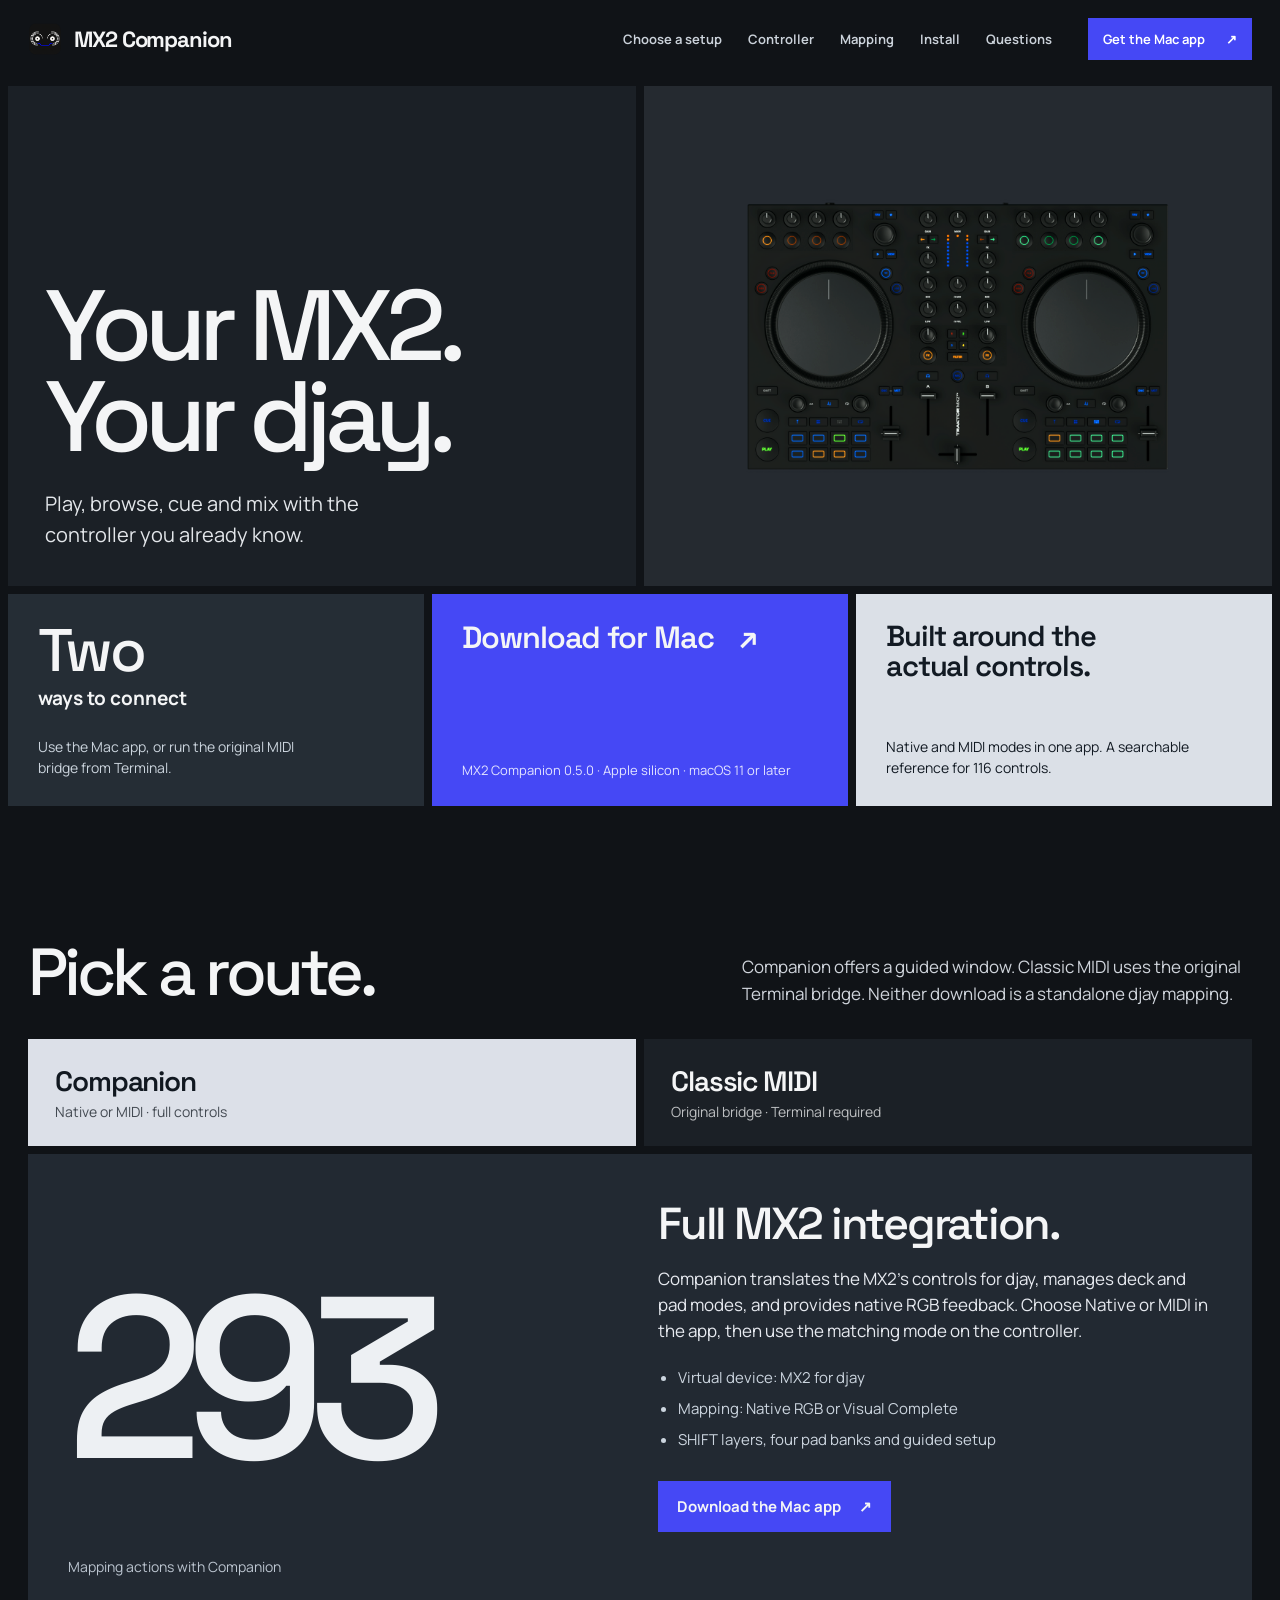
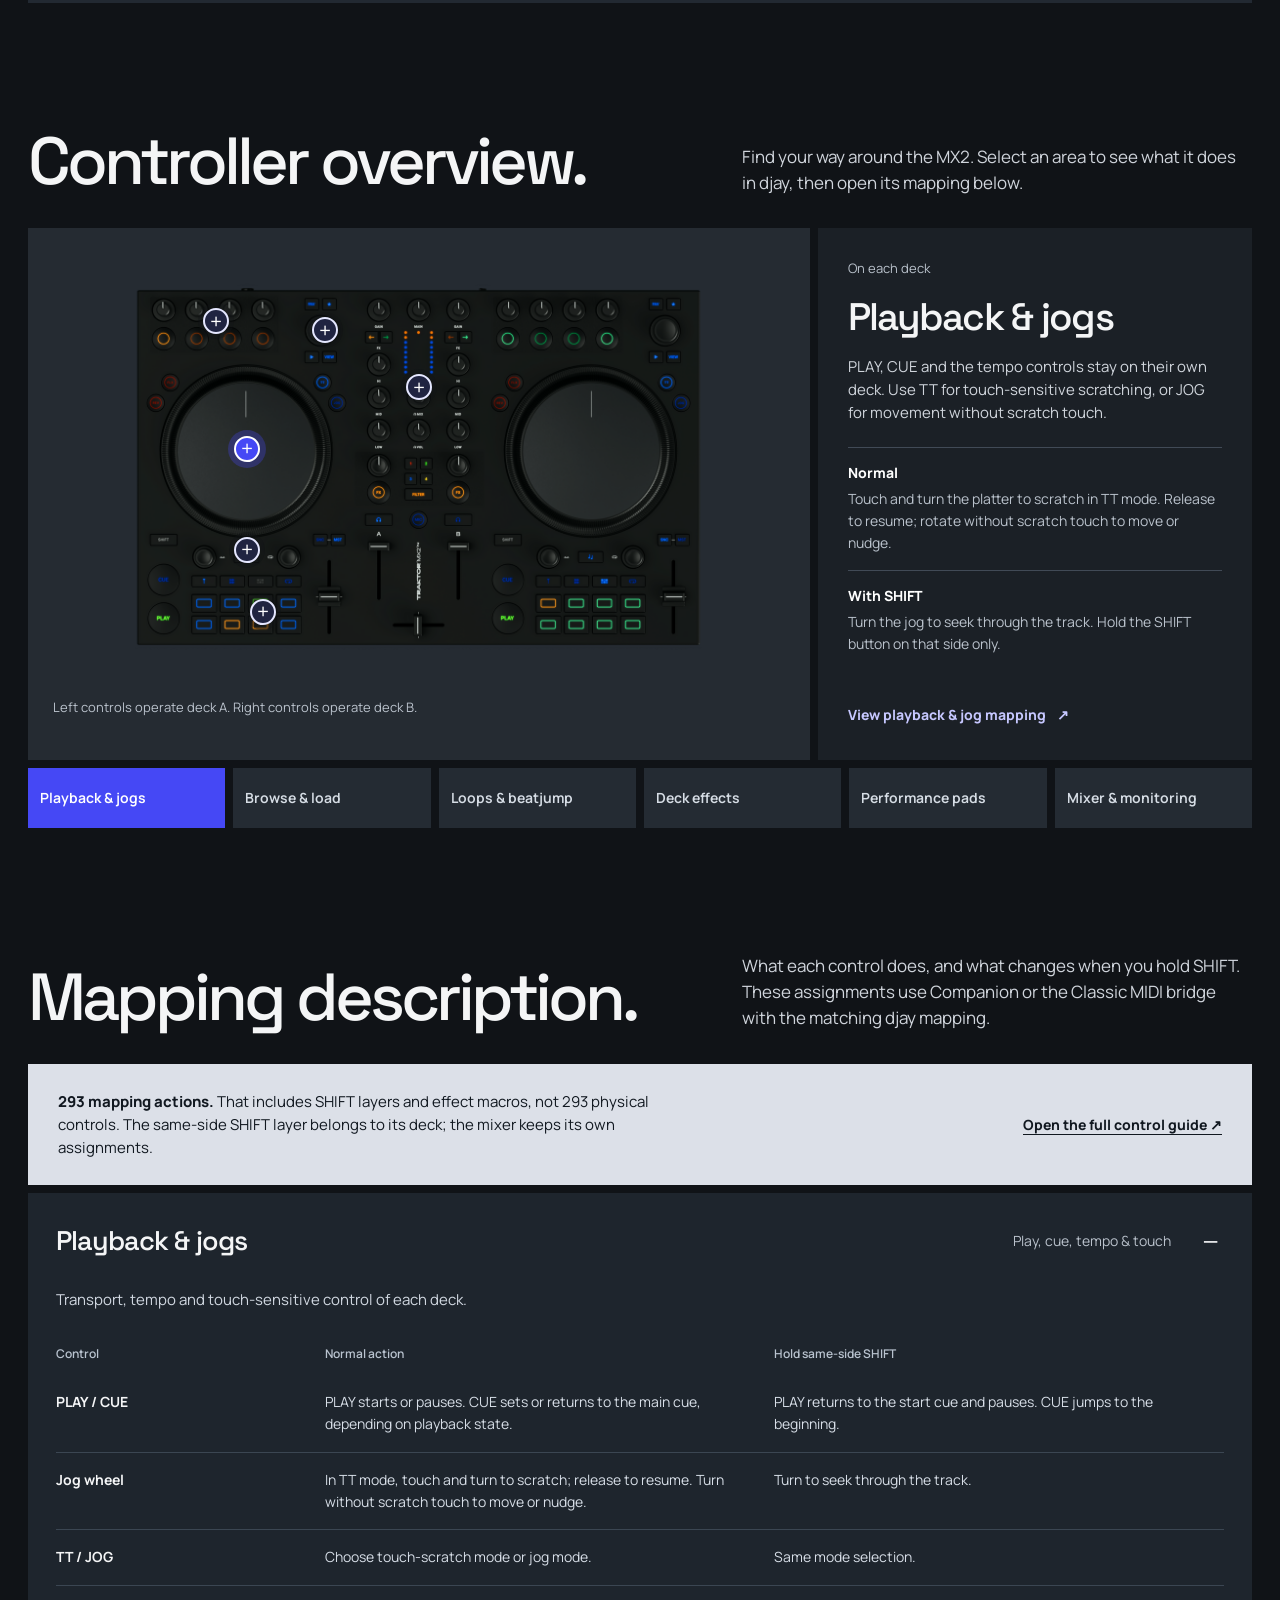
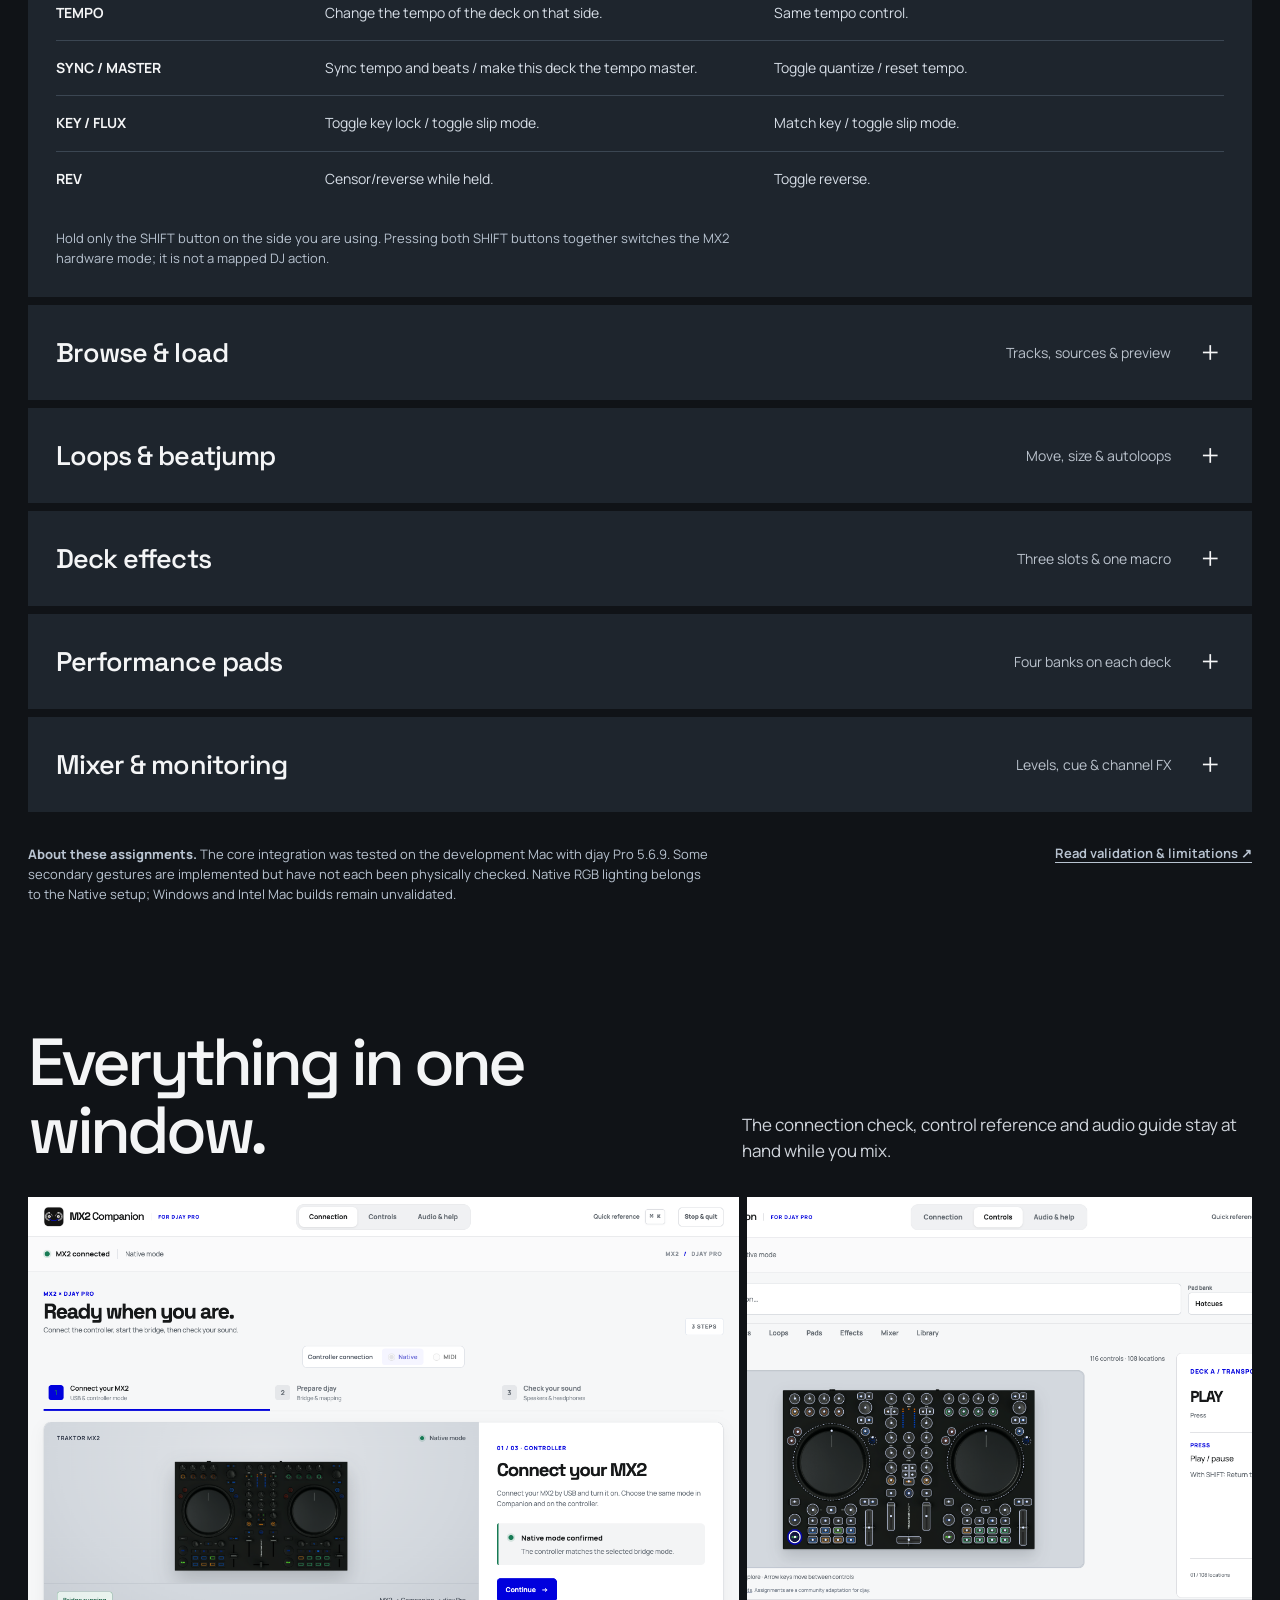
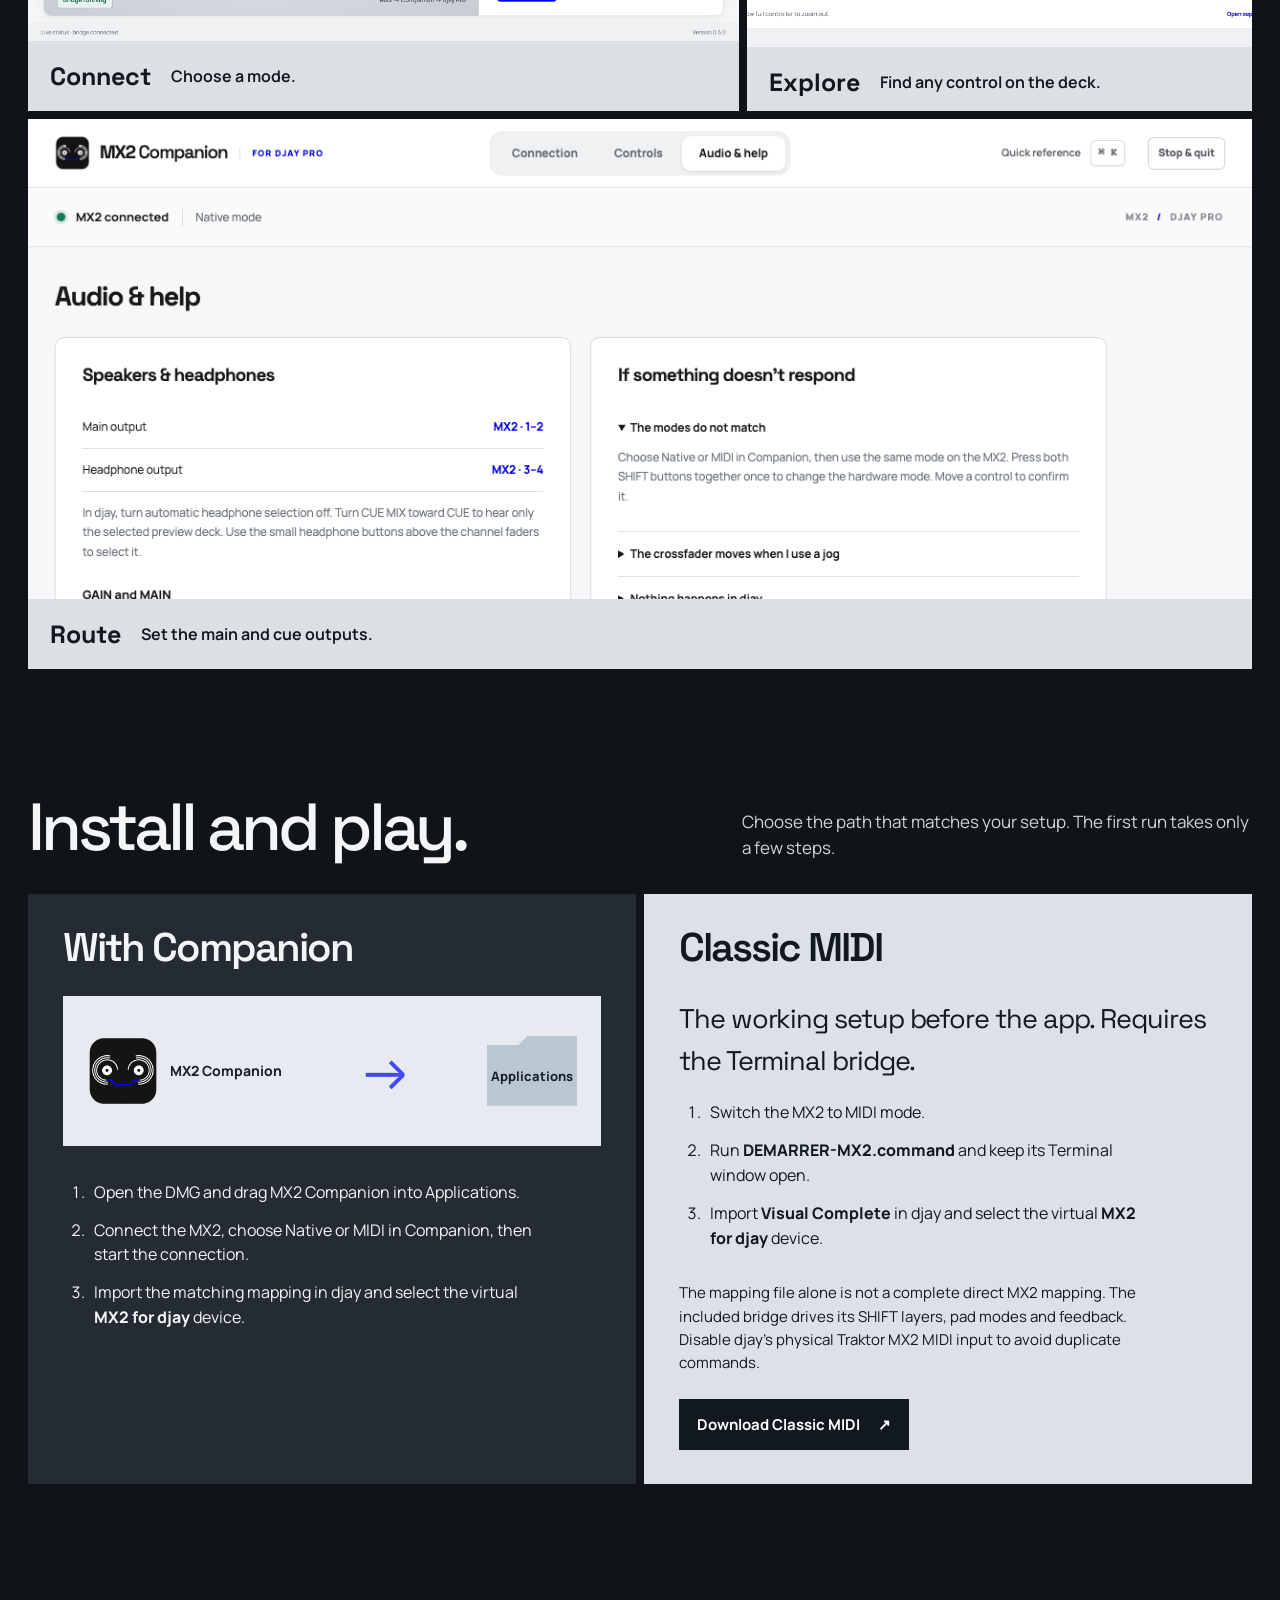
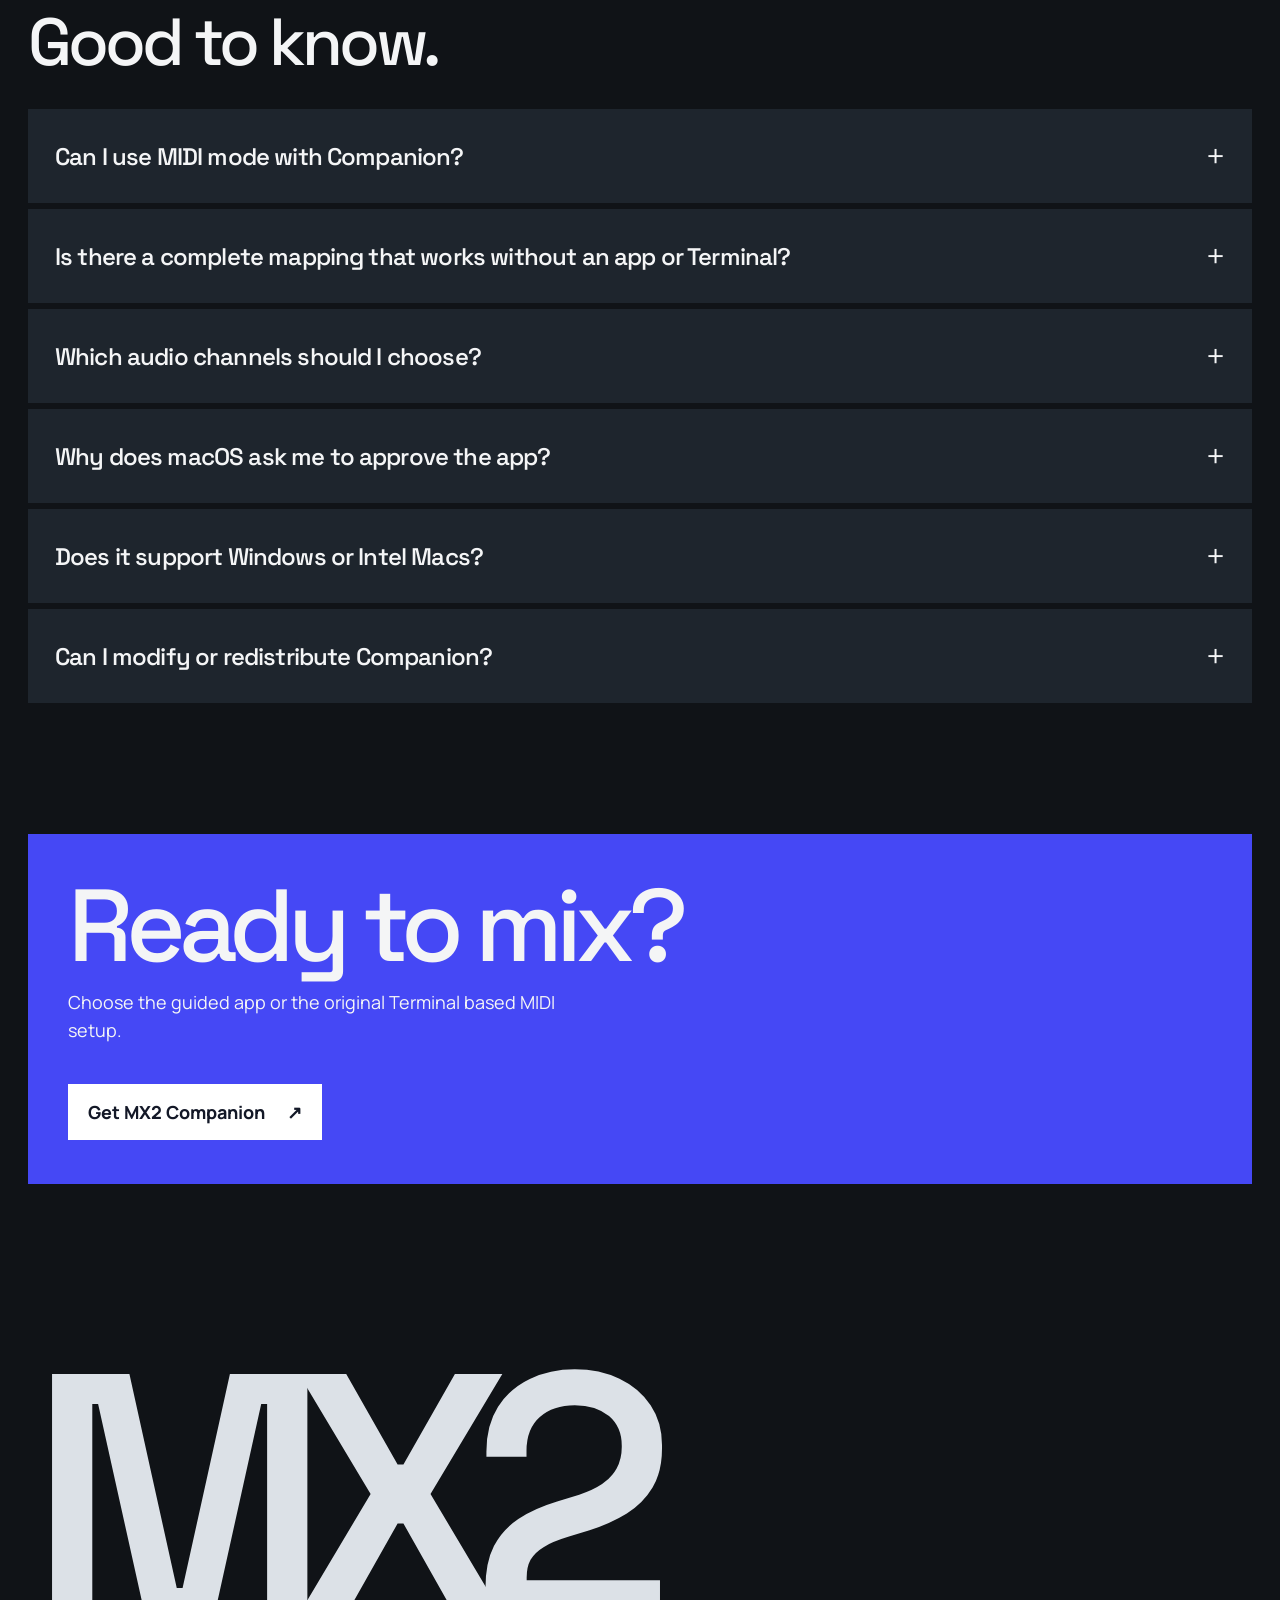
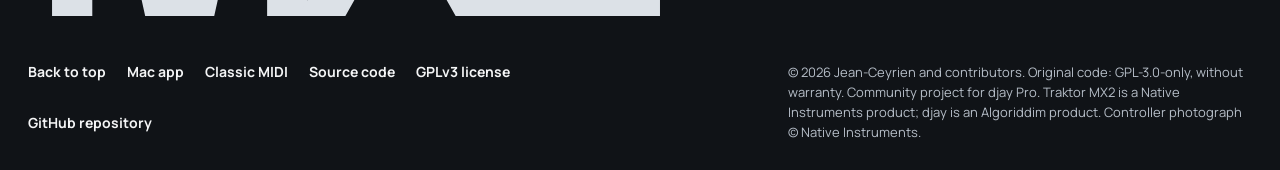
<file: docs/index.html>
<!doctype html>
<html lang="en">
<head>
  <meta charset="utf-8">
  <meta name="viewport" content="width=device-width, initial-scale=1">
  <meta name="theme-color" content="#101317">
  <meta name="description" content="Use the Traktor MX2 with djay Pro on Mac through MX2 Companion or the original Terminal MIDI bridge. A standalone mapping is not available in this release.">
  <title>MX2 Companion — Traktor MX2 for djay Pro</title>
  <link rel="icon" href="assets/app-icon.png">
  <link rel="stylesheet" href="site.css?v=20261022-controls">
  <script src="site.js?v=20261022-controls" defer></script>
</head>
<body>
  <a class="skip" href="#main">Skip to content</a>
  <header class="topbar">
    <a class="brand" href="#top" aria-label="MX2 Companion, home"><img src="assets/app-icon.png" width="34" height="34" alt=""><span>MX2 Companion</span></a>
    <nav aria-label="Main navigation"><a href="#choose">Choose a setup</a><a href="#controller-overview">Controller</a><a href="#mapping-description">Mapping</a><a href="#install">Install</a><a href="#questions">Questions</a></nav>
    <a class="header-download" href="downloads/MX2-Companion-0.5.0-macOS-arm64.dmg" download>Get the Mac app <span aria-hidden="true">↗</span></a>
  </header>

  <main id="main">
    <div id="top" class="board hero-board">
      <section class="tile name-tile">
        
        <h1>Your MX2.<br>Your djay.</h1>
        <p class="hero-sub">Play, browse, cue and mix with the controller you already know.</p>
      </section>
      <figure class="tile controller-tile"><img src="assets/mx2.png" width="1200" height="750" alt="Traktor MX2 controller with two jog wheels, mixer and performance pads"></figure>
      <div class="tile fact-tile"><strong>Two</strong><span>ways to connect</span><p>Use the Mac app, or run the original MIDI bridge from Terminal.</p></div>
      <div class="tile action-tile"><a href="downloads/MX2-Companion-0.5.0-macOS-arm64.dmg" download>Download for Mac <span aria-hidden="true">↗</span></a><small>MX2 Companion 0.5.0 · Apple silicon · macOS 11 or later</small></div>
      <div class="tile status-tile"><p class="status-lead">Built around the actual controls.</p><p>Native and MIDI modes in one app. A searchable reference for 116 controls.</p></div>
    </div>

    <section id="choose" class="choice-section" aria-labelledby="choose-title">
      <div class="section-intro"><h2 id="choose-title">Pick a route.</h2><p>Companion offers a guided window. Classic MIDI uses the original Terminal bridge. Neither download is a standalone djay mapping.</p></div>
      <div class="route-picker" role="group" aria-label="Connection route">
        <button type="button" class="route-button selected" data-route="companion" aria-pressed="true"><span>Companion</span><small>Native or MIDI · full controls</small></button>
        <button type="button" class="route-button" data-route="classic" aria-pressed="false"><span>Classic MIDI</span><small>Original bridge · Terminal required</small></button>
      </div>
      <div class="route-content" aria-live="polite">
        <div class="route-number" id="route-number">293</div>
        <div class="route-details"><h3 id="route-heading">Full MX2 integration.</h3><p id="route-copy">Companion translates the MX2’s controls for djay, manages deck and pad modes, and provides native RGB feedback. Choose Native or MIDI in the app, then use the matching mode on the controller.</p><ul id="route-points"><li>Virtual device: MX2 for djay</li><li>Mapping: Native RGB or Visual Complete</li><li>SHIFT layers, four pad banks and guided setup</li></ul><a id="route-download" class="route-download" href="downloads/MX2-Companion-0.5.0-macOS-arm64.dmg" download>Download the Mac app <span aria-hidden="true">↗</span></a></div>
        <p class="route-foot" id="route-foot">Mapping actions with Companion</p>
      </div>
      <noscript><p class="no-script">For the original MIDI setup without the app, <a href="downloads/MX2-Classic-MIDI-0.5.0.zip">download the Classic MIDI package</a>. It includes the mapping, Terminal launcher and setup guide.</p></noscript>
    </section>

    <section id="controller-overview" class="overview-section" aria-labelledby="overview-title">
      <div class="section-intro"><h2 id="overview-title">Controller overview.</h2><p>Find your way around the MX2. Select an area to see what it does in djay, then open its mapping below.</p></div>
      <div class="overview-board">
        <figure class="overview-controller"><div class="controller-canvas"><img src="assets/mx2.png" width="1600" height="900" alt="Traktor MX2: deck A on the left, mixer in the centre, deck B on the right" loading="lazy"><button type="button" class="controller-marker" style="--x:24%;--y:17%" data-overview="effects" aria-label="Explore Deck effects" aria-pressed="false" title="Deck effects"><span aria-hidden="true">+</span></button><button type="button" class="controller-marker" style="--x:38%;--y:19%" data-overview="library" aria-label="Explore Browse & load" aria-pressed="false" title="Browse & load"><span aria-hidden="true">+</span></button><button type="button" class="controller-marker is-selected" style="--x:28%;--y:46%" data-overview="decks" aria-label="Explore Playback & jogs" aria-pressed="true" title="Playback & jogs"><span aria-hidden="true">+</span></button><button type="button" class="controller-marker" style="--x:28%;--y:69%" data-overview="loops" aria-label="Explore Loops & beatjump" aria-pressed="false" title="Loops & beatjump"><span aria-hidden="true">+</span></button><button type="button" class="controller-marker" style="--x:30%;--y:83%" data-overview="pads" aria-label="Explore Performance pads" aria-pressed="false" title="Performance pads"><span aria-hidden="true">+</span></button><button type="button" class="controller-marker" style="--x:50%;--y:32%" data-overview="mixer" aria-label="Explore Mixer & monitoring" aria-pressed="false" title="Mixer & monitoring"><span aria-hidden="true">+</span></button></div><figcaption>Left controls operate deck A. Right controls operate deck B.</figcaption></figure>
      <div class="overview-zones" role="group" aria-label="Controller areas"><button type="button" class="overview-zone is-selected" data-overview="decks" aria-pressed="true">Playback & jogs</button><button type="button" class="overview-zone" data-overview="library" aria-pressed="false">Browse & load</button><button type="button" class="overview-zone" data-overview="loops" aria-pressed="false">Loops & beatjump</button><button type="button" class="overview-zone" data-overview="effects" aria-pressed="false">Deck effects</button><button type="button" class="overview-zone" data-overview="pads" aria-pressed="false">Performance pads</button><button type="button" class="overview-zone" data-overview="mixer" aria-pressed="false">Mixer & monitoring</button></div>
        <div class="overview-detail" id="overview-detail" aria-live="polite" aria-atomic="true">
          <p class="overview-context" id="overview-context">On each deck</p><h3 id="overview-name">Playback &amp; jogs</h3><p id="overview-copy">PLAY, CUE and the tempo controls stay on their own deck. Use TT for touch-sensitive scratching, or JOG for movement without scratch touch.</p>
          <dl><div><dt>Normal</dt><dd id="overview-normal">Touch and turn the platter to scratch in TT mode. Release to resume; rotate without scratch touch to move or nudge.</dd></div><div><dt>With SHIFT</dt><dd id="overview-shift">Turn the jog to seek through the track. Hold the SHIFT button on that side only.</dd></div></dl>
          <a class="overview-read" id="overview-read" href="#mapping-decks">View playback &amp; jog mapping <span aria-hidden="true">↗</span></a>
        </div>
      </div>

      <noscript><p class="mapping-note">Use the mapping tables below for every controller area.</p></noscript>
    </section>

    <section id="mapping-description" class="mapping-section" aria-labelledby="mapping-title">
      <div class="section-intro"><h2 id="mapping-title">Mapping description.</h2><p>What each control does, and what changes when you hold SHIFT. These assignments use Companion or the Classic MIDI bridge with the matching djay mapping.</p></div>
      <div class="mapping-intro"><p><strong>293 mapping actions.</strong> That includes SHIFT layers and effect macros, not 293 physical controls. The same-side SHIFT layer belongs to its deck; the mixer keeps its own assignments.</p><a href="https://github.com/Jean-Ceyrien/mx2-companion/blob/v0.5.0/source/distribution/docs/CONTROL-GUIDE.md">Open the full control guide <span aria-hidden="true">↗</span></a></div>
      <p class="mapping-scroll-hint">Swipe across a table to see its SHIFT actions.</p>
      <div class="mapping-groups"><details class="mapping-group" id="mapping-decks" open><summary><span>Playback & jogs</span><span class="mapping-summary-note">Play, cue, tempo & touch</span></summary><div class="mapping-group-content"><p>Transport, tempo and touch-sensitive control of each deck.</p><div class="mapping-table-wrap" role="region" aria-label="Playback &amp; jogs assignments" tabindex="0"><table class="mapping-table"><caption class="sr-only">Playback &amp; jogs assignments</caption><thead><tr><th scope="col">Control</th><th scope="col">Normal action</th><th scope="col">Hold same-side SHIFT</th></tr></thead><tbody><tr><th scope="row">PLAY / CUE</th><td>PLAY starts or pauses. CUE sets or returns to the main cue, depending on playback state.</td><td>PLAY returns to the start cue and pauses. CUE jumps to the beginning.</td></tr><tr><th scope="row">Jog wheel</th><td>In TT mode, touch and turn to scratch; release to resume. Turn without scratch touch to move or nudge.</td><td>Turn to seek through the track.</td></tr><tr><th scope="row">TT / JOG</th><td>Choose touch-scratch mode or jog mode.</td><td>Same mode selection.</td></tr><tr><th scope="row">TEMPO</th><td>Change the tempo of the deck on that side.</td><td>Same tempo control.</td></tr><tr><th scope="row">SYNC / MASTER</th><td>Sync tempo and beats / make this deck the tempo master.</td><td>Toggle quantize / reset tempo.</td></tr><tr><th scope="row">KEY / FLUX</th><td>Toggle key lock / toggle slip mode.</td><td>Match key / toggle slip mode.</td></tr><tr><th scope="row">REV</th><td>Censor/reverse while held.</td><td>Toggle reverse.</td></tr></tbody></table></div><p class="mapping-note">Hold only the SHIFT button on the side you are using. Pressing both SHIFT buttons together switches the MX2 hardware mode; it is not a mapped DJ action.</p></div></details><details class="mapping-group" id="mapping-library"><summary><span>Browse & load</span><span class="mapping-summary-note">Tracks, sources & preview</span></summary><div class="mapping-group-content"><p>Find a track and load it onto the deck you are working on.</p><div class="mapping-table-wrap" role="region" aria-label="Browse &amp; load assignments" tabindex="0"><table class="mapping-table"><caption class="sr-only">Browse &amp; load assignments</caption><thead><tr><th scope="col">Control</th><th scope="col">Normal action</th><th scope="col">Hold same-side SHIFT</th></tr></thead><tbody><tr><th scope="row">BROWSE · turn</th><td>Move through tracks.</td><td>Move through library sources.</td></tr><tr><th scope="row">BROWSE · press</th><td>Load the selected track onto this deck.</td><td>Load without instant double.</td></tr><tr><th scope="row">FAV</th><td>Focus the library queue.</td><td>Focus library sources.</td></tr><tr><th scope="row">Star / preparation</th><td>Mark selected songs.</td><td>Unmark selected songs.</td></tr><tr><th scope="row">Preview / View</th><td>Toggle library preview / show or hide the library.</td><td>Same preview and view actions.</td></tr></tbody></table></div></div></details><details class="mapping-group" id="mapping-loops"><summary><span>Loops & beatjump</span><span class="mapping-summary-note">Move, size & autoloops</span></summary><div class="mapping-group-content"><p>The left encoder moves through the track. The right encoder sets the size.</p><div class="mapping-table-wrap" role="region" aria-label="Loops &amp; beatjump assignments" tabindex="0"><table class="mapping-table"><caption class="sr-only">Loops &amp; beatjump assignments</caption><thead><tr><th scope="col">Control</th><th scope="col">Normal action</th><th scope="col">Hold same-side SHIFT</th></tr></thead><tbody><tr><th scope="row">MOVE · turn</th><td>Beatjump backward or forward.</td><td>Move an active loop without changing its length.</td></tr><tr><th scope="row">MOVE · press</th><td>Loop in/out action.</td><td>Same loop in/out action.</td></tr><tr><th scope="row">SIZE · turn</th><td>Change the autoloop length.</td><td>Change the beatjump distance used by MOVE.</td></tr><tr><th scope="row">SIZE · press</th><td>Turn autoloop on or off.</td><td>Same autoloop toggle.</td></tr></tbody></table></div></div></details><details class="mapping-group" id="mapping-effects"><summary><span>Deck effects</span><span class="mapping-summary-note">Three slots & one macro</span></summary><div class="mapping-group-content"><p>Four buttons and four knobs above each jog, read from left to right.</p><div class="mapping-table-wrap" role="region" aria-label="Deck effects assignments" tabindex="0"><table class="mapping-table"><caption class="sr-only">Deck effects assignments</caption><thead><tr><th scope="col">Control</th><th scope="col">Normal action</th><th scope="col">Hold same-side SHIFT</th></tr></thead><tbody><tr><th scope="row">FX button 1</th><td>Invert the on/off state of each of the three FX slots.</td><td>Toggle overall deck FX.</td></tr><tr><th scope="row">FX buttons 2–4</th><td>Toggle FX1, FX2 and FX3 respectively.</td><td>Select the next effect in the corresponding slot.</td></tr><tr><th scope="row">FX knob 1</th><td>Set Wet/Dry for all three slots together.</td><td>Same combined Wet/Dry control.</td></tr><tr><th scope="row">FX knobs 2–4</th><td>Adjust the parameter of FX1, FX2 and FX3 respectively.</td><td>Same parameter controls.</td></tr></tbody></table></div><p class="mapping-note">The first button is a macro: it flips each slot individually, so a mixed on/off state stays mixed. Its light shows FX1 only.</p></div></details><details class="mapping-group" id="mapping-pads"><summary><span>Performance pads</span><span class="mapping-summary-note">Four banks on each deck</span></summary><div class="mapping-group-content"><p>Each deck has eight pads and its own choice of four banks.</p><div class="mapping-table-wrap" role="region" aria-label="Performance pads assignments" tabindex="0"><table class="mapping-table"><caption class="sr-only">Performance pads assignments</caption><thead><tr><th scope="col">Control</th><th scope="col">Normal action</th><th scope="col">Hold same-side SHIFT</th></tr></thead><tbody><tr><th scope="row">HOTCUES</th><td>Set or jump to cues 1–8.</td><td>Delete the corresponding cue.</td></tr><tr><th scope="row">STEMS</th><td>Pads 1–4 toggle mute; pads 5–8 toggle solo for the same four Neural Mix parts.</td><td>Top row toggles solo; bottom row toggles mute.</td></tr><tr><th scope="row">PATTERN</th><td>Trigger eight sampler slots for this deck. A sound must be loaded in the slot.</td><td>Stop the corresponding sample.</td></tr><tr><th scope="row">FLUX LOOP</th><td>Hold a bounce loop: 1/32, 1/16, 1/8, 1/4, 1/2, 1, 2 or 4 beats, in pad order. Release to stop.</td><td>Toggle a persistent autoloop of the same length.</td></tr></tbody></table></div><div class="pad-bank-key" aria-label="Native pad bank colors"><span><i style="--bank-color:#69a7ff"></i>Hotcues</span><span><i class="stem-colors"></i>Stems</span><span><i style="--bank-color:#f3b165"></i>Pattern</span><span><i style="--bank-color:#73dba2"></i>Flux loop</span></div><p class="mapping-note">Pads run 1–4 across the top, then 5–8 across the bottom. PATTERN uses djay’s sampler, not a step sequencer. STEMS follows djay’s four-part separation layout, in channel order 4, 3, 2, 1; check the Neural Mix panel to identify the parts. Native RGB pads use bank colors and state brightness; individual on-screen hotcue colors are not copied.</p></div></details><details class="mapping-group" id="mapping-mixer"><summary><span>Mixer & monitoring</span><span class="mapping-summary-note">Levels, cue & channel FX</span></summary><div class="mapping-group-content"><p>Channel strips stay assigned to their own decks; mixer controls do not use deck SHIFT.</p><div class="mapping-table-wrap" role="region" aria-label="Mixer &amp; monitoring assignments" tabindex="0"><table class="mapping-table"><caption class="sr-only">Mixer &amp; monitoring assignments</caption><thead><tr><th scope="col">Control</th><th scope="col">Normal action</th><th scope="col">Hold same-side SHIFT</th></tr></thead><tbody><tr><th scope="row">GAIN / HIGH / MID / LOW</th><td>Adjust the owning deck’s gain and normal three-band EQ.</td><td>Same mixer action.</td></tr><tr><th scope="row">Channel faders / crossfader</th><td>Set each channel level / blend deck A and B.</td><td>Same mixer action.</td></tr><tr><th scope="row">MAIN</th><td>Set the main output level.</td><td>Same main output control.</td></tr><tr><th scope="row">Headphone buttons</th><td>Toggle preview for the corresponding deck.</td><td>Same preview selection.</td></tr><tr><th scope="row">CUE MIX / CUE VOL</th><td>Blend preview with the main mix / adjust headphone level.</td><td>Same headphone controls.</td></tr><tr><th scope="row">Channel FX assign 1 / 2</th><td>Toggle that deck’s FX1 / FX2 slot.</td><td>Same slot toggle.</td></tr><tr><th scope="row">MIC</th><td>Toggle microphone activation in djay. Configure the audio input separately.</td><td>Same microphone toggle.</td></tr></tbody></table></div><h4>Channel FX selector</h4><p>The centre FILTER / FX1–4 selector changes what the large channel knobs and round FX ON buttons control.</p><div class="mapping-table-wrap" role="region" aria-label="Channel FX selector" tabindex="0"><table class="mapping-table"><caption class="sr-only">Channel FX selector</caption><thead><tr><th scope="col">Selected mode</th><th scope="col">Channel amount knob</th><th scope="col">Round FX ON button</th></tr></thead><tbody><tr><th scope="row">FILTER</th><td>Filter</td><td>Toggle filter active/kill</td></tr><tr><th scope="row">FX1 / FX2 / FX3</th><td>Selected slot’s Wet/Dry</td><td>Toggle that slot</td></tr><tr><th scope="row">FX4</th><td>Filter fallback</td><td>Instant FX4; behavior follows djay’s HOLD setting</td></tr></tbody></table></div><p class="mapping-note">For momentary FX4, turn HOLD off in djay. Hold the round FX ON button to apply it and release to stop. The amount knob keeps its filter function.</p><p class="mapping-note">For audio, select MX2 channels 1–2 for the main mix and 3–4 for headphones in djay. MAIN is separate from CUE VOL. Hardware gain can change the audible level without moving djay’s on-screen gain knob.</p></div></details></div>
      <div class="mapping-validation"><p><strong>About these assignments.</strong> The core integration was tested on the development Mac with djay Pro 5.6.9. Some secondary gestures are implemented but have not each been physically checked. Native RGB lighting belongs to the Native setup; Windows and Intel Mac builds remain unvalidated.</p><a href="https://github.com/Jean-Ceyrien/mx2-companion/blob/v0.5.0/source/distribution/docs/VALIDATION.md">Read validation &amp; limitations <span aria-hidden="true">↗</span></a></div>
    </section>

    <section id="inside" class="inside-section" aria-labelledby="inside-title">
      <div class="section-intro"><h2 id="inside-title">Everything in one window.</h2><p>The connection check, control reference and audio guide stay at hand while you mix.</p></div>
      <div class="image-board">
        <figure class="product-shot shot-connection"><img src="assets/connection.webp" width="1280" height="800" alt="Companion interface preview showing the Native or MIDI selector and a sample connected state"><figcaption><strong>Connect</strong><span>Choose a mode.</span></figcaption></figure>
        <figure class="product-shot shot-controls"><img src="assets/controls.webp" width="1280" height="800" alt="Interactive control reference with MX2 hotspots and search"><figcaption><strong>Explore</strong><span>Find any control on the deck.</span></figcaption></figure>
        <figure class="product-shot shot-audio"><img src="assets/audio.webp" width="1280" height="800" alt="Audio and help view with main and headphone output assignments"><figcaption><strong>Route</strong><span>Set the main and cue outputs.</span></figcaption></figure>
      </div>
    </section>

    <section id="install" class="install-section" aria-labelledby="install-title">
      <div class="section-intro"><h2 id="install-title">Install and play.</h2><p>Choose the path that matches your setup. The first run takes only a few steps.</p></div>
      <div class="install-board">
        <article class="install-card"><h3>With Companion</h3><div class="drop-visual" aria-hidden="true"><span class="drop-app"><img src="assets/app-icon.png" width="72" height="72" alt="">MX2 Companion</span><span class="drop-arrow">→</span><span class="drop-folder">Applications</span></div><ol><li>Open the DMG and drag MX2 Companion into Applications.</li><li>Connect the MX2, choose Native or MIDI in Companion, then start the connection.</li><li>Import the matching mapping in djay and select the virtual <b>MX2 for djay</b> device.</li></ol></article>
        <article class="install-card direct-card"><h3>Classic MIDI</h3><p class="large-note">The working setup before the app. Requires the Terminal bridge.</p><ol><li>Switch the MX2 to MIDI mode.</li><li>Run <b>DEMARRER-MX2.command</b> and keep its Terminal window open.</li><li>Import <b>Visual Complete</b> in djay and select the virtual <b>MX2 for djay</b> device.</li></ol><p class="limits">The mapping file alone is not a complete direct MX2 mapping. The included bridge drives its SHIFT layers, pad modes and feedback. Disable djay’s physical Traktor MX2 MIDI input to avoid duplicate commands.</p><a href="downloads/MX2-Classic-MIDI-0.5.0.zip" download>Download Classic MIDI <span aria-hidden="true">↗</span></a></article>
      </div>
    </section>

    <section id="questions" class="questions-section" aria-labelledby="questions-title">
      <div class="section-intro"><h2 id="questions-title">Good to know.</h2></div>
      <div class="question-list">
        <details><summary>Can I use MIDI mode with Companion?</summary><p>Yes. Select MIDI in Companion and on the MX2, then use the Visual Complete mapping with the virtual MX2 for djay device in djay.</p></details>
        <details><summary>Is there a complete mapping that works without an app or Terminal?</summary><p>Not in this release. Visual Complete requires Companion or the included MIDI bridge. Importing that file directly for the physical Traktor MX2 will not provide its SHIFT layers, four pad banks or feedback.</p></details>
        <details><summary>Which audio channels should I choose?</summary><p>Set the MX2 main output to channels 1–2 and headphones to 3–4 in djay. For a single-deck preview, select the deck’s headphone cue and turn CUE MIX toward CUE.</p></details>
        <details><summary>Why does macOS ask me to approve the app?</summary><p>This build is not notarized by Apple. If macOS blocks the first launch, open System Settings → Privacy &amp; Security and choose Open Anyway after trying to open the app. <a href="https://support.apple.com/en-ie/102445">See Apple’s instructions</a>.</p></details>
        <details><summary>Does it support Windows or Intel Macs?</summary><p>The downloadable app is built for Apple silicon Macs. Windows and Intel Mac packages have not been validated on controller hardware.</p></details>
        <details><summary>Can I modify or redistribute Companion?</summary><p>Yes. The original project code is licensed under GNU GPL version 3 only, without warranty. Redistributed versions must comply with the GPL, including access to corresponding source code. <a href="downloads/MX2-Companion-0.5.0-source.zip" download>Download the 0.5.0 source</a> or read the <a href="licensing.html">license and third-party notices</a>.</p></details>
      </div>
    </section>

    <section class="closing" aria-labelledby="closing-title"><div><h2 id="closing-title">Ready to mix?</h2><p>Choose the guided app or the original Terminal based MIDI setup.</p><a href="downloads/MX2-Companion-0.5.0-macOS-arm64.dmg" download>Get MX2 Companion <span aria-hidden="true">↗</span></a></div></section>
  </main>

  <footer><div class="footer-mark">MX2</div><div class="footer-links"><a href="#top">Back to top</a><a href="downloads/MX2-Companion-0.5.0-macOS-arm64.dmg" download>Mac app</a><a href="downloads/MX2-Classic-MIDI-0.5.0.zip" download>Classic MIDI</a><a href="downloads/MX2-Companion-0.5.0-source.zip" download>Source code</a><a href="licensing.html">GPLv3 license</a><a href="https://github.com/Jean-Ceyrien/mx2-companion">GitHub repository</a></div><p>© 2026 Jean-Ceyrien and contributors. Original code: GPL-3.0-only, without warranty. Community project for djay Pro. Traktor MX2 is a Native Instruments product; djay is an Algoriddim product. Controller photograph © Native Instruments.</p></footer>
</body>
</html>
</file>
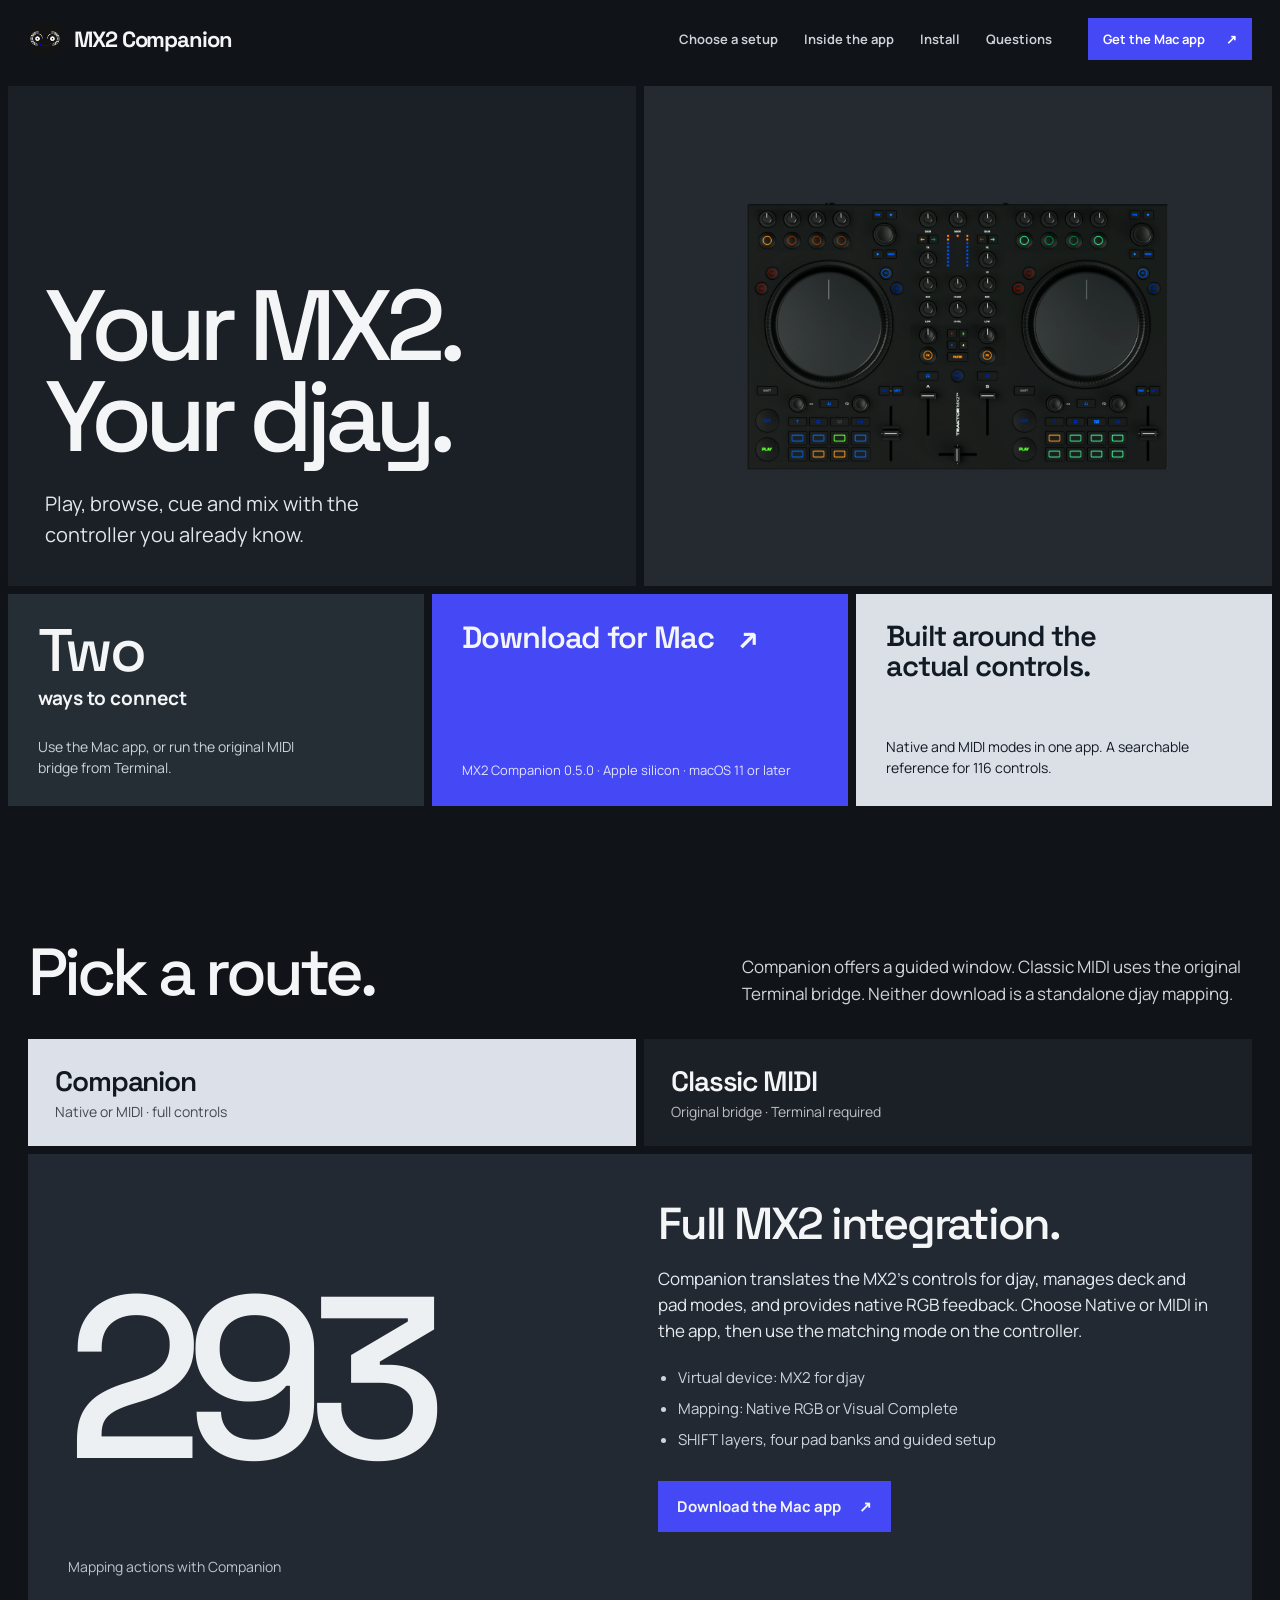
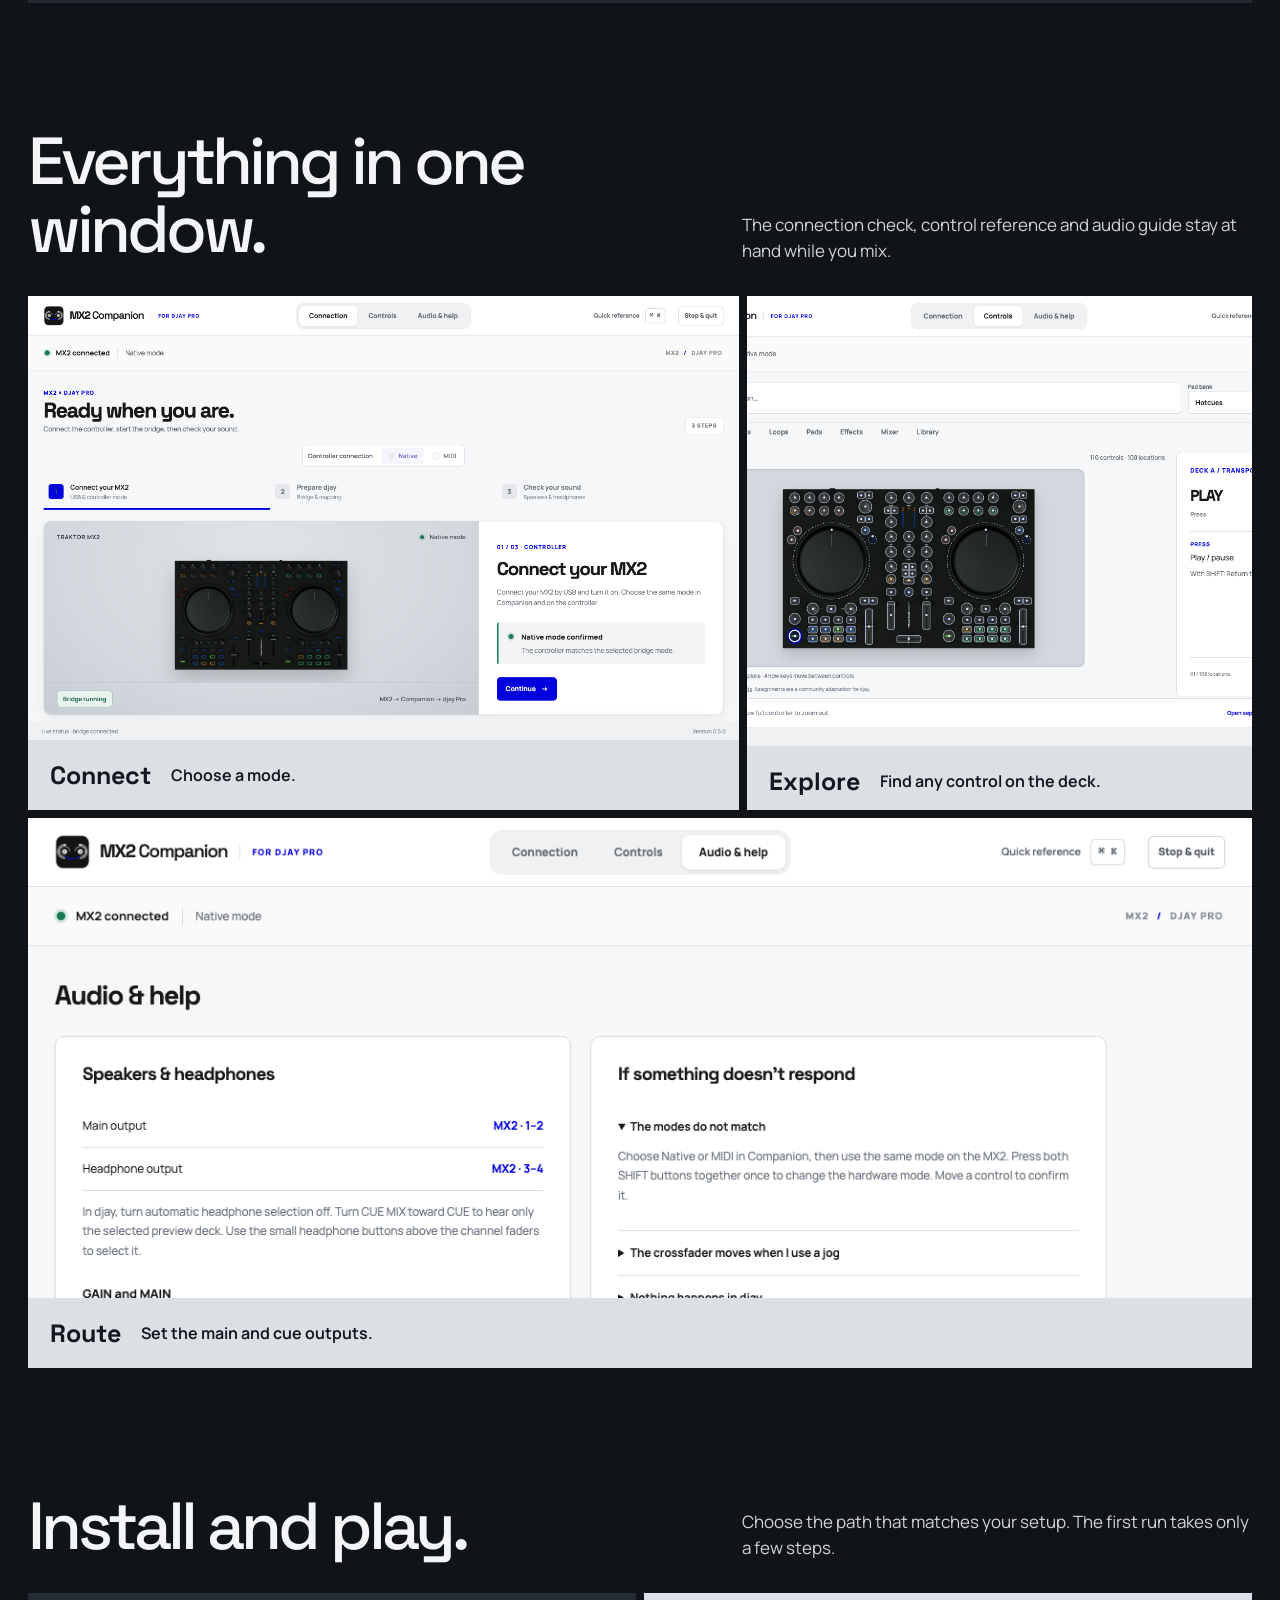
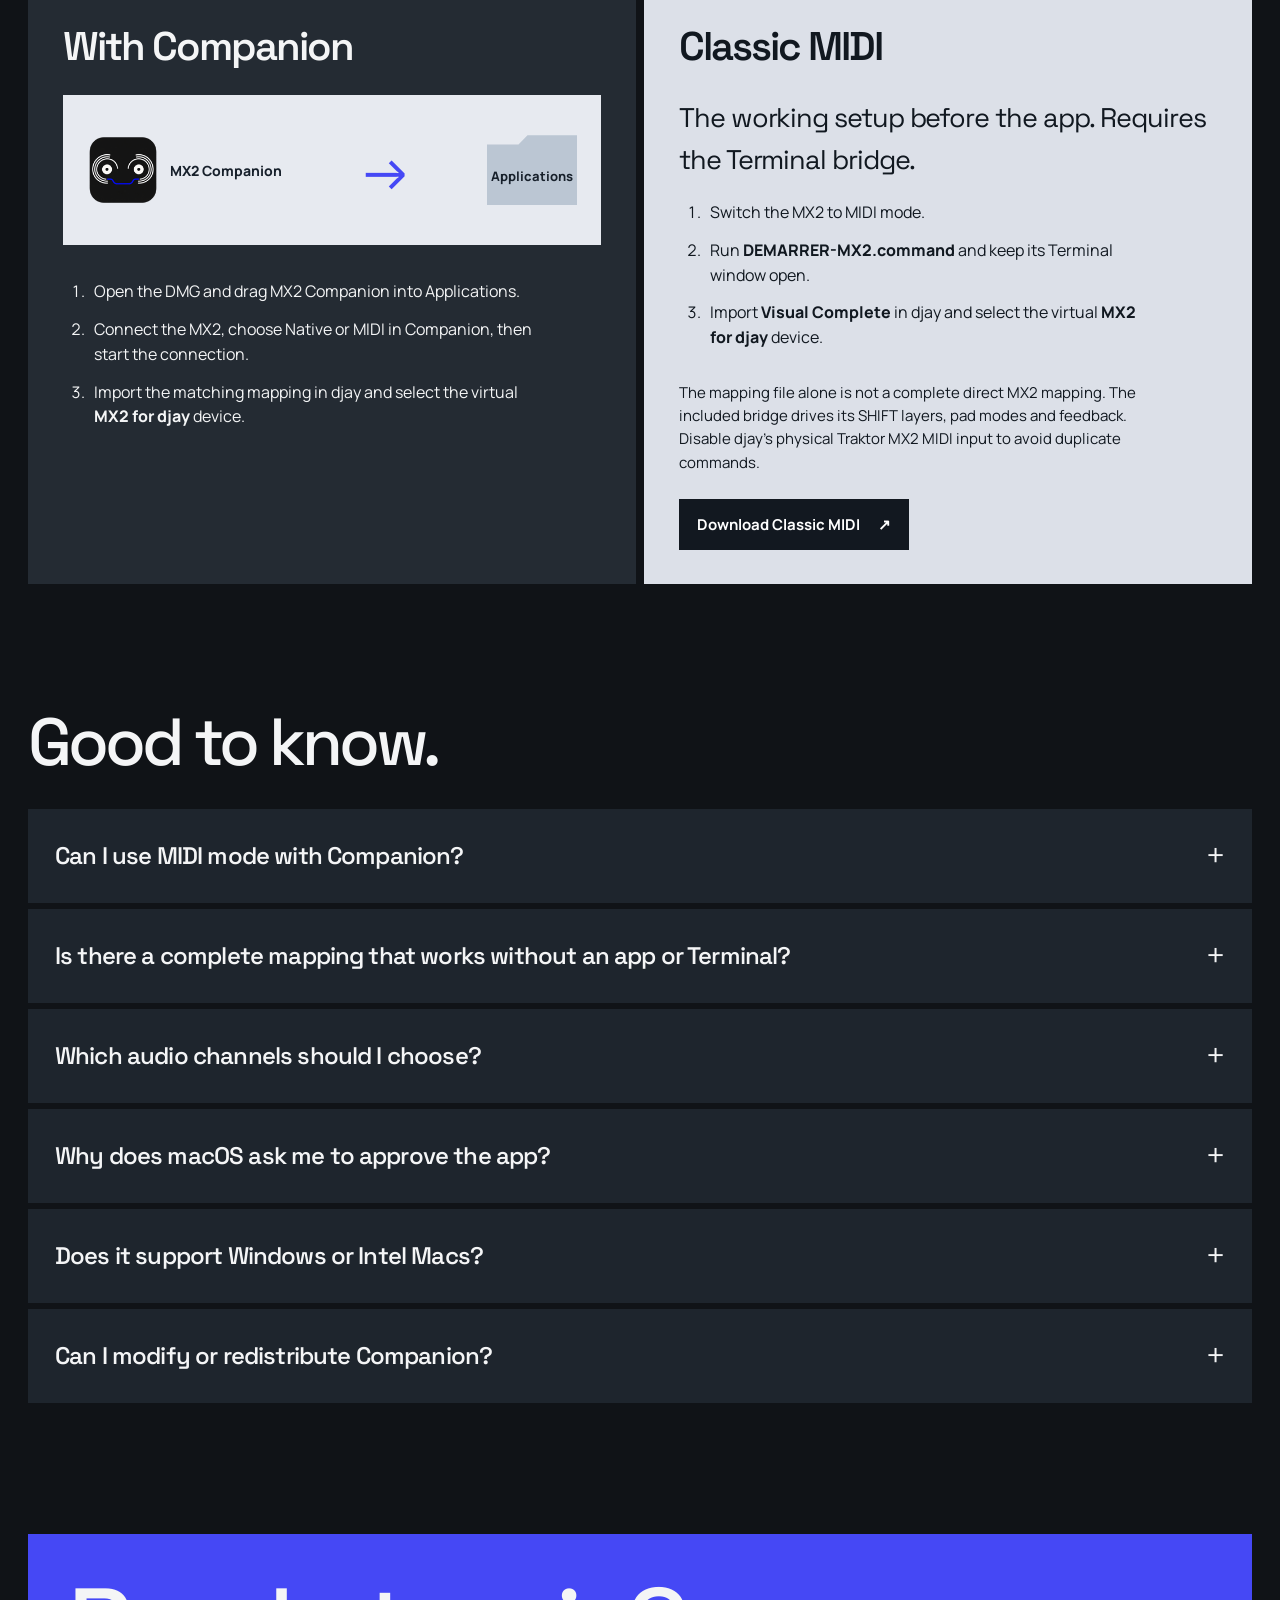
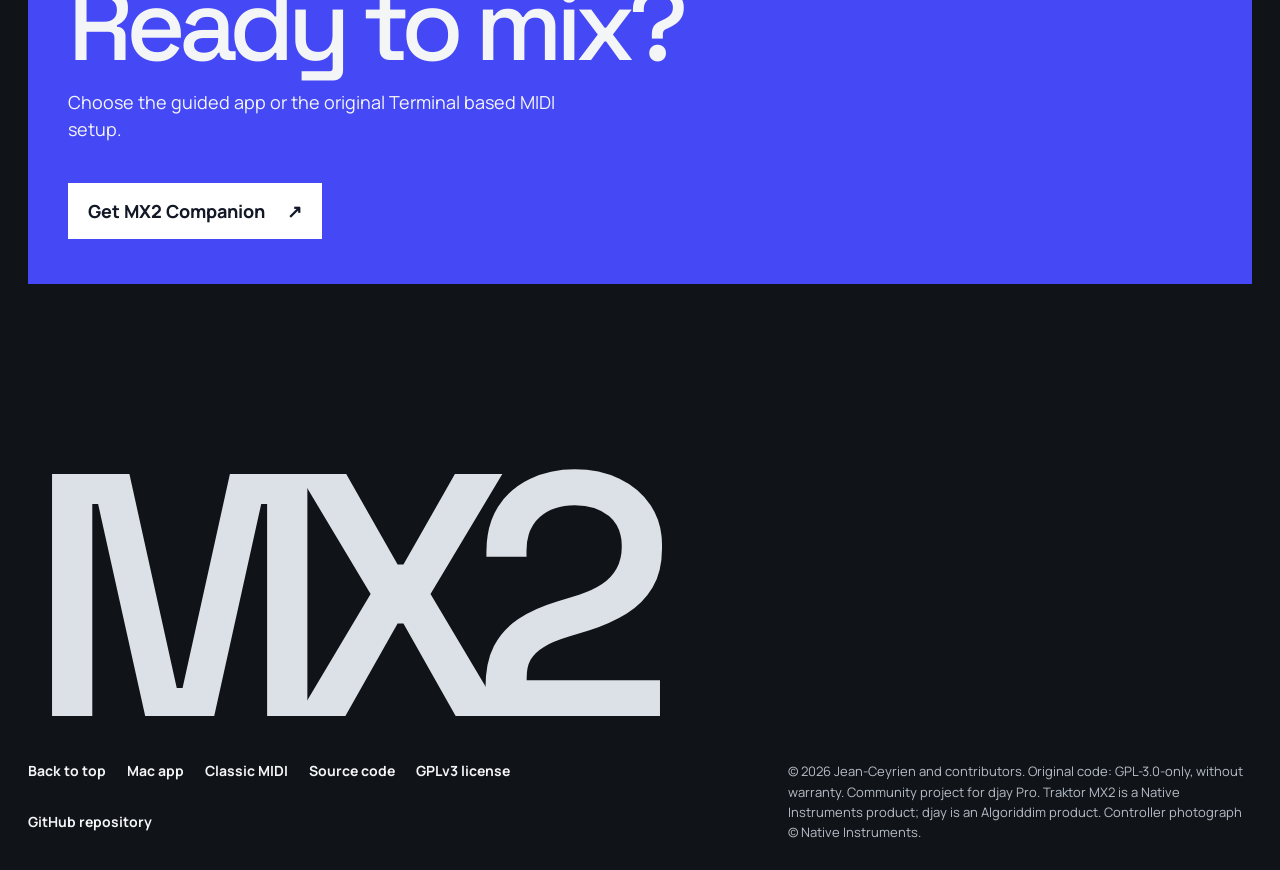
<file: source/docs/index.html>
<!doctype html>
<html lang="en">
<head>
  <meta charset="utf-8">
  <meta name="viewport" content="width=device-width, initial-scale=1">
  <meta name="theme-color" content="#101317">
  <meta name="description" content="Use the Traktor MX2 with djay Pro on Mac through MX2 Companion or the original Terminal MIDI bridge. A standalone mapping is not available in this release.">
  <title>MX2 Companion — Traktor MX2 for djay Pro</title>
  <link rel="icon" href="assets/app-icon.png">
  <link rel="stylesheet" href="site.css">
  <script src="site.js" defer></script>
</head>
<body>
  <a class="skip" href="#main">Skip to content</a>
  <header class="topbar">
    <a class="brand" href="#top" aria-label="MX2 Companion, home"><img src="assets/app-icon.png" width="34" height="34" alt=""><span>MX2 Companion</span></a>
    <nav aria-label="Main navigation"><a href="#choose">Choose a setup</a><a href="#inside">Inside the app</a><a href="#install">Install</a><a href="#questions">Questions</a></nav>
    <a class="header-download" href="downloads/MX2-Companion-0.5.0-macOS-arm64.dmg" download>Get the Mac app <span aria-hidden="true">↗</span></a>
  </header>

  <main id="main">
    <div id="top" class="board hero-board">
      <section class="tile name-tile">
        
        <h1>Your MX2.<br>Your djay.</h1>
        <p class="hero-sub">Play, browse, cue and mix with the controller you already know.</p>
      </section>
      <figure class="tile controller-tile"><img src="assets/mx2.png" width="1200" height="750" alt="Traktor MX2 controller with two jog wheels, mixer and performance pads"></figure>
      <div class="tile fact-tile"><strong>Two</strong><span>ways to connect</span><p>Use the Mac app, or run the original MIDI bridge from Terminal.</p></div>
      <div class="tile action-tile"><a href="downloads/MX2-Companion-0.5.0-macOS-arm64.dmg" download>Download for Mac <span aria-hidden="true">↗</span></a><small>MX2 Companion 0.5.0 · Apple silicon · macOS 11 or later</small></div>
      <div class="tile status-tile"><p class="status-lead">Built around the actual controls.</p><p>Native and MIDI modes in one app. A searchable reference for 116 controls.</p></div>
    </div>

    <section id="choose" class="choice-section" aria-labelledby="choose-title">
      <div class="section-intro"><h2 id="choose-title">Pick a route.</h2><p>Companion offers a guided window. Classic MIDI uses the original Terminal bridge. Neither download is a standalone djay mapping.</p></div>
      <div class="route-picker" role="group" aria-label="Connection route">
        <button type="button" class="route-button selected" data-route="companion" aria-pressed="true"><span>Companion</span><small>Native or MIDI · full controls</small></button>
        <button type="button" class="route-button" data-route="classic" aria-pressed="false"><span>Classic MIDI</span><small>Original bridge · Terminal required</small></button>
      </div>
      <div class="route-content" aria-live="polite">
        <div class="route-number" id="route-number">293</div>
        <div class="route-details"><h3 id="route-heading">Full MX2 integration.</h3><p id="route-copy">Companion translates the MX2’s controls for djay, manages deck and pad modes, and provides native RGB feedback. Choose Native or MIDI in the app, then use the matching mode on the controller.</p><ul id="route-points"><li>Virtual device: MX2 for djay</li><li>Mapping: Native RGB or Visual Complete</li><li>SHIFT layers, four pad banks and guided setup</li></ul><a id="route-download" class="route-download" href="downloads/MX2-Companion-0.5.0-macOS-arm64.dmg" download>Download the Mac app <span aria-hidden="true">↗</span></a></div>
        <p class="route-foot" id="route-foot">Mapping actions with Companion</p>
      </div>
      <noscript><p class="no-script">For the original MIDI setup without the app, <a href="downloads/MX2-Classic-MIDI-0.5.0.zip">download the Classic MIDI package</a>. It includes the mapping, Terminal launcher and setup guide.</p></noscript>
    </section>

    <section id="inside" class="inside-section" aria-labelledby="inside-title">
      <div class="section-intro"><h2 id="inside-title">Everything in one window.</h2><p>The connection check, control reference and audio guide stay at hand while you mix.</p></div>
      <div class="image-board">
        <figure class="product-shot shot-connection"><img src="assets/connection.webp" width="1280" height="800" alt="Companion interface preview showing the Native or MIDI selector and a sample connected state"><figcaption><strong>Connect</strong><span>Choose a mode.</span></figcaption></figure>
        <figure class="product-shot shot-controls"><img src="assets/controls.webp" width="1280" height="800" alt="Interactive control reference with MX2 hotspots and search"><figcaption><strong>Explore</strong><span>Find any control on the deck.</span></figcaption></figure>
        <figure class="product-shot shot-audio"><img src="assets/audio.webp" width="1280" height="800" alt="Audio and help view with main and headphone output assignments"><figcaption><strong>Route</strong><span>Set the main and cue outputs.</span></figcaption></figure>
      </div>
    </section>

    <section id="install" class="install-section" aria-labelledby="install-title">
      <div class="section-intro"><h2 id="install-title">Install and play.</h2><p>Choose the path that matches your setup. The first run takes only a few steps.</p></div>
      <div class="install-board">
        <article class="install-card"><h3>With Companion</h3><div class="drop-visual" aria-hidden="true"><span class="drop-app"><img src="assets/app-icon.png" width="72" height="72" alt="">MX2 Companion</span><span class="drop-arrow">→</span><span class="drop-folder">Applications</span></div><ol><li>Open the DMG and drag MX2 Companion into Applications.</li><li>Connect the MX2, choose Native or MIDI in Companion, then start the connection.</li><li>Import the matching mapping in djay and select the virtual <b>MX2 for djay</b> device.</li></ol></article>
        <article class="install-card direct-card"><h3>Classic MIDI</h3><p class="large-note">The working setup before the app. Requires the Terminal bridge.</p><ol><li>Switch the MX2 to MIDI mode.</li><li>Run <b>DEMARRER-MX2.command</b> and keep its Terminal window open.</li><li>Import <b>Visual Complete</b> in djay and select the virtual <b>MX2 for djay</b> device.</li></ol><p class="limits">The mapping file alone is not a complete direct MX2 mapping. The included bridge drives its SHIFT layers, pad modes and feedback. Disable djay’s physical Traktor MX2 MIDI input to avoid duplicate commands.</p><a href="downloads/MX2-Classic-MIDI-0.5.0.zip" download>Download Classic MIDI <span aria-hidden="true">↗</span></a></article>
      </div>
    </section>

    <section id="questions" class="questions-section" aria-labelledby="questions-title">
      <div class="section-intro"><h2 id="questions-title">Good to know.</h2></div>
      <div class="question-list">
        <details><summary>Can I use MIDI mode with Companion?</summary><p>Yes. Select MIDI in Companion and on the MX2, then use the Visual Complete mapping with the virtual MX2 for djay device in djay.</p></details>
        <details><summary>Is there a complete mapping that works without an app or Terminal?</summary><p>Not in this release. Visual Complete requires Companion or the included MIDI bridge. Importing that file directly for the physical Traktor MX2 will not provide its SHIFT layers, four pad banks or feedback.</p></details>
        <details><summary>Which audio channels should I choose?</summary><p>Set the MX2 main output to channels 1–2 and headphones to 3–4 in djay. For a single-deck preview, select the deck’s headphone cue and turn CUE MIX toward CUE.</p></details>
        <details><summary>Why does macOS ask me to approve the app?</summary><p>This build is not notarized by Apple. If macOS blocks the first launch, open System Settings → Privacy &amp; Security and choose Open Anyway after trying to open the app. <a href="https://support.apple.com/en-ie/102445">See Apple’s instructions</a>.</p></details>
        <details><summary>Does it support Windows or Intel Macs?</summary><p>The downloadable app is built for Apple silicon Macs. Windows and Intel Mac packages have not been validated on controller hardware.</p></details>
        <details><summary>Can I modify or redistribute Companion?</summary><p>Yes. The original project code is licensed under GNU GPL version 3 only, without warranty. Redistributed versions must comply with the GPL, including access to corresponding source code. <a href="downloads/MX2-Companion-0.5.0-source.zip" download>Download the 0.5.0 source</a> or read the <a href="licensing.html">license and third-party notices</a>.</p></details>
      </div>
    </section>

    <section class="closing" aria-labelledby="closing-title"><div><h2 id="closing-title">Ready to mix?</h2><p>Choose the guided app or the original Terminal based MIDI setup.</p><a href="downloads/MX2-Companion-0.5.0-macOS-arm64.dmg" download>Get MX2 Companion <span aria-hidden="true">↗</span></a></div></section>
  </main>

  <footer><div class="footer-mark">MX2</div><div class="footer-links"><a href="#top">Back to top</a><a href="downloads/MX2-Companion-0.5.0-macOS-arm64.dmg" download>Mac app</a><a href="downloads/MX2-Classic-MIDI-0.5.0.zip" download>Classic MIDI</a><a href="downloads/MX2-Companion-0.5.0-source.zip" download>Source code</a><a href="licensing.html">GPLv3 license</a><a href="https://github.com/Jean-Ceyrien/mx2-companion">GitHub repository</a></div><p>© 2026 Jean-Ceyrien and contributors. Original code: GPL-3.0-only, without warranty. Community project for djay Pro. Traktor MX2 is a Native Instruments product; djay is an Algoriddim product. Controller photograph © Native Instruments.</p></footer>
</body>
</html>
</file>
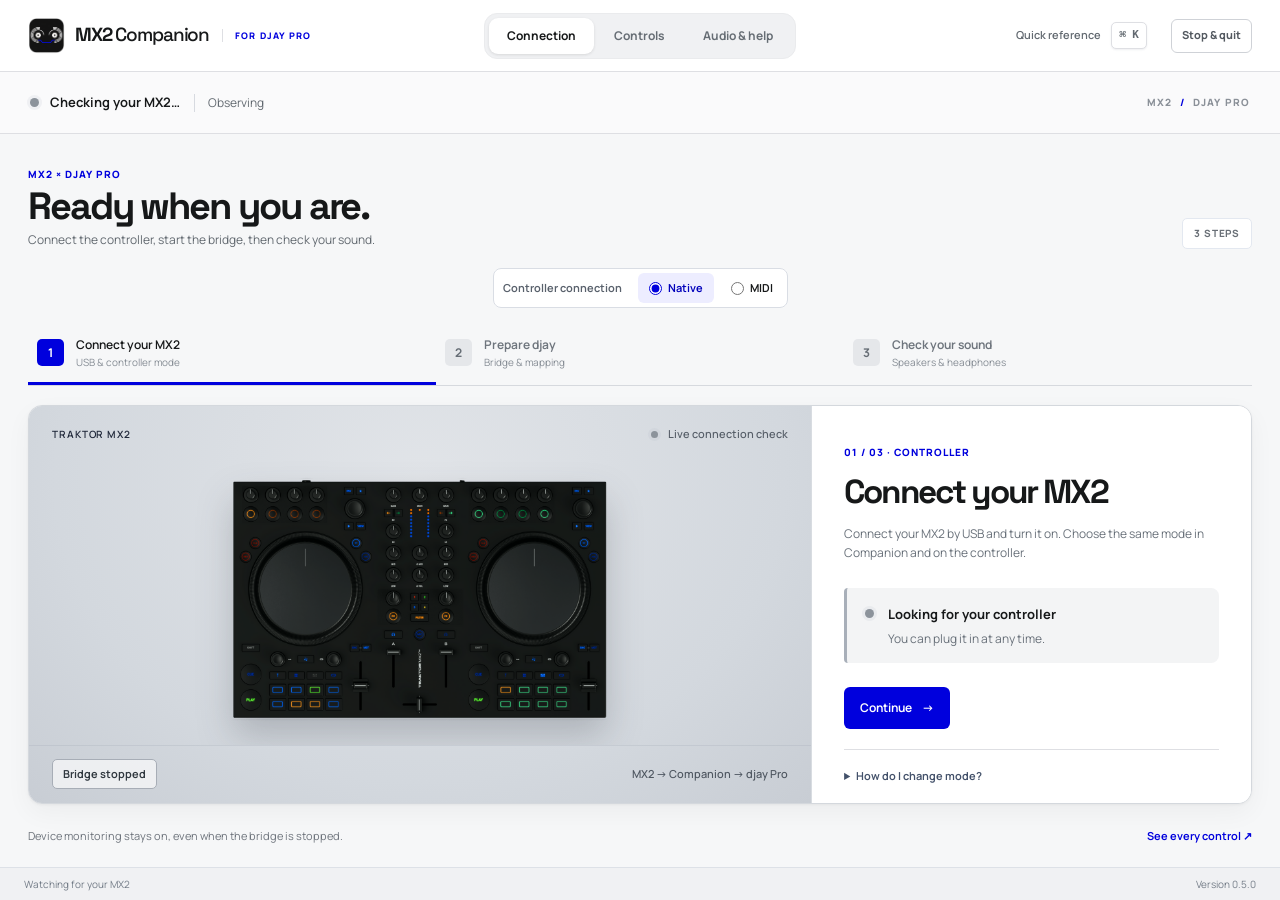
<file: source/distribution/ui/index.html>
<!doctype html>
<html lang="en">
<head><meta charset="utf-8"><link rel="icon" href="app-icon.png"><meta name="viewport" content="width=device-width,initial-scale=1"><meta name="description" content="Connect the Traktor MX2 to djay Pro with guided setup and an interactive control reference."><title>MX2 Companion for djay Pro</title><link rel="stylesheet" href="style.css"><link rel="stylesheet" href="style-modern.css"></head>
<body>
<a class="skip-link" href="#setup">Skip to setup</a>
<main>
 <header class="topbar"><div class="brand"><img class="app-symbol" src="app-icon.png" alt=""><span class="brand-name">MX2 <span>Companion</span></span><span class="brand-platform">FOR DJAY PRO</span></div><nav aria-label="Main navigation"><button class="nav active" data-view="setup" aria-current="page">Connection</button><button class="nav" data-view="reference">Controls</button><button class="nav" data-view="audio">Audio & help</button></nav><div class="header-actions"><button class="shortcut-button" id="quick-reference" title="Open controls (⌘/Ctrl K)" aria-label="Open control reference"><span>Quick reference</span><kbd>⌘ K</kbd></button><button class="quit-button" id="quit-app" type="button" title="Stop the bridge and quit MX2 Companion">Stop & quit</button></div></header>
 <div class="statusbar"><div class="connection"><span id="connection-dot" class="status-dot unknown"></span><span id="connection-title" aria-live="polite">Checking your MX2…</span><span id="mode" class="mode">Observing</span></div><span class="status-context">MX2 <span aria-hidden="true">/</span> DJAY PRO</span></div>
 <section id="setup" class="view" aria-label="Connection setup">
  <div class="setup-heading"><div><span class="eyebrow">MX2 × DJAY PRO</span><h1>Ready when you are.</h1><p>Connect the controller, start the bridge, then check your sound.</p></div><span class="setup-time">3 STEPS</span></div>
  <fieldset id="connection-mode-picker" class="connection-mode-picker"><legend>Controller connection</legend><label><input type="radio" name="connection-mode" value="native" checked> Native</label><label><input type="radio" name="connection-mode" value="midi"> MIDI</label></fieldset>
  <div class="steps" aria-label="Setup steps"><button class="step current" data-step="0"><span class="step-number">1</span><span>Connect your MX2<small>USB & controller mode</small></span></button><span class="step-line"></span><button class="step" data-step="1"><span class="step-number">2</span><span><span id="prepare-step-label">Prepare djay</span><small>Bridge & mapping</small></span></button><span class="step-line"></span><button class="step" data-step="2"><span class="step-number">3</span><span>Check your sound<small>Speakers & headphones</small></span></button></div>
  <div class="workbench">
   <div class="instruction" aria-live="off">
    <div class="step-copy" data-copy="0"><span class="section-label">01 / 03 · CONTROLLER</span><h2>Connect your MX2</h2><p>Connect your MX2 by USB and turn it on. Choose the same mode in Companion and on the controller.</p><div class="live-note"><span class="status-dot unknown" id="inline-dot"></span><div><b id="device-instruction">Looking for your controller</b><p id="device-detail">You can plug it in at any time.</p></div></div><button class="primary" data-next="1">Continue <span aria-hidden="true">→</span></button><details class="mode-help"><summary>How do I change mode?</summary><p>Press both physical SHIFT buttons together <b>once</b>. Wait for the status to update. Blue mode lights can indicate MIDI mode.</p><p>While mixing, use each SHIFT separately so you don’t switch the controller’s mode.</p></details></div>
    <div class="step-copy" data-copy="1" hidden><span class="section-label">02 / 03 · DJAY PRO</span><h2 id="prepare-title">Connect to djay</h2><p id="target-explainer">Start the bridge and install the mapping once. Keep Companion open while you mix.</p><div class="bridge-actions"><button id="start" class="primary">Start connection <span aria-hidden="true">→</span></button><button id="stop" class="secondary">Stop bridge</button></div><button id="import" class="secondary wide">Install djay mapping</button><p class="micro" id="mapping-hint">After the first import, quit and reopen djay. Then choose <b>MX2 for djay</b> and <b id="mapping-name">Traktor MX2 – Native RGB</b>. Disable the direct Traktor MX2 MIDI connection.</p><button id="open-target" class="text-button">Open djay Pro <span aria-hidden="true">↗</span></button><button class="primary next-audio" data-next="2">Continue <span aria-hidden="true">→</span></button></div>
    <div class="step-copy" data-copy="2" hidden><span class="section-label">03 / 03 · AUDIO</span><h2>Check your sound</h2><p>In djay’s audio settings, select the MX2 for both outputs. The mapping handles controls; these settings handle sound.</p><dl class="audio-routes"><div><dt>Main output</dt><dd>Channels <b>1–2</b></dd></div><div><dt>Headphones</dt><dd>Channels <b>3–4</b></dd></div></dl><p class="micro">Turn automatic cue selection off. Set CUE MIX toward CUE, then press the headphone button for the deck you want to preview.</p><label class="check"><input type="checkbox" id="sound-confirmed">I can hear the main output and preview the other deck.</label><button class="primary" id="finish">Open controls <span aria-hidden="true">→</span></button></div>
   </div>
   <div class="controller-stage"><div class="photo-heading"><span>TRAKTOR MX2</span><span class="photo-state"><span class="status-dot unknown" id="photo-dot"></span><span id="photo-state">Live connection check</span></span></div><div class="controller-photo"><img src="mx2.png" alt="Native Instruments Traktor MX2 with two jog wheels, central mixer and performance pads"></div><div class="stage-footer"><span class="bridge-pill" id="bridge-status">Bridge stopped</span><span id="signal-route">MX2 → Companion → djay Pro</span></div></div>
  </div>
  <div class="setup-foot"><p id="monitor-note">Device monitoring stays on, even when the bridge is stopped.</p><button class="text-button" data-view="reference">See every control ↗</button></div>
 </section>
 <section id="reference" class="view reference-view" hidden><iframe id="cheat-frame" title="Interactive MX2 cheat sheet" src="cheatsheet.html?embedded=1"></iframe><div class="reference-footer"><span>Click a control to zoom in. Use Show full controller to zoom out.</span><div class="reference-actions"><button class="text-button" id="open-reference-browser">Open separately ↗</button><button class="secondary" id="reference-fullscreen" type="button" aria-pressed="false">Full screen <span aria-hidden="true">⤢</span></button></div></div></section>
 <section id="audio" class="view help-view" hidden><h1>Audio & help</h1><div class="help-columns"><article><h2>Speakers & headphones</h2><div class="route-row"><span>Main output</span><b>MX2 · 1–2</b></div><div class="route-row"><span>Headphone output</span><b>MX2 · 3–4</b></div><p>In djay, turn automatic headphone selection off. Turn CUE MIX toward CUE to hear only the selected preview deck. Use the small headphone buttons above the channel faders to select it.</p><h3>GAIN and MAIN</h3><p>GAIN changes the level of its own deck. djay can keep the hardware gain separate from its on-screen gain knob, so that knob may stay still even when the level changes.</p><p>MAIN controls the main mix output. It does not turn down a track selected for headphone CUE preview. Use CUE VOL for headphone level. To see MAIN in djay, click the speaker icon in the top toolbar.</p><h3>Start gently</h3><p>Load one track per deck. Keep headphone volume moderate. Test PLAY and CUE on each side before bringing up the main volume.</p></article><article><h2>If something doesn’t respond</h2><details open><summary>The modes do not match</summary><p>Choose Native or MIDI in Companion, then use the same mode on the MX2. Press both SHIFT buttons together once to change the hardware mode. Move a control to confirm it.</p></details><details><summary>The crossfader moves when I use a jog</summary><p>After importing a mapping, quit and reopen djay while keeping Companion open. This cleared the reported jog/crossfader issue in our hardware test. Also keep MIDI → Options → Crossfader Cutting Mode off and disable the direct Traktor MX2 MIDI device.</p></details><details><summary>Nothing happens in djay</summary><p>Start the bridge. Select MX2 for djay and the supplied mapping in djay. Disable the direct Traktor MX2 MIDI device. Close older bridge windows.</p></details><details><summary>FX4 stays on after release</summary><p>Turn off the effect’s HOLD option in djay for momentary behavior. Hold the round channel FX button to apply FX4; release to stop it.</p></details><details><summary>I unplugged the controller</summary><p>Plug it back in. The bridge waits for it. Move any knobs that need to match their position in djay; automatic pickup isn’t implemented by the bridge.</p></details><details><summary>Using Windows</summary><p>Create one loopMIDI port named MX2 for djay, and use the Windows RGB mapping. WebView2 Runtime is needed for this interface. Windows hardware, lights and audio still need validation.</p></details></article></div></section>
 <div id="quit-overlay" class="quit-overlay" hidden><section id="quit-dialog" class="quit-dialog" role="dialog" aria-modal="true" aria-labelledby="quit-title" aria-describedby="quit-message"><span class="eyebrow">MX2 COMPANION</span><h2 id="quit-title">Fermeture en cours</h2><p id="quit-message" role="status" aria-live="polite">Préparation de l’arrêt…</p><div id="quit-progress" class="quit-progress" role="progressbar" aria-label="Progression de la fermeture" aria-valuemin="0" aria-valuemax="100" aria-valuenow="0"><span id="quit-progress-fill"></span></div><ol class="quit-steps"><li id="quit-step-bridge">Connexion avec djay</li><li id="quit-step-monitor">Moniteur du contrôleur</li><li id="quit-step-final">Application</li></ol></section></div>
 <div id="toast" role="status" hidden></div>
 <footer class="app-footer"><span id="footer-status">Watching for your MX2</span><span id="version">Version 0.5.0</span></footer>
</main><script src="app.js"></script></body></html>
</file>
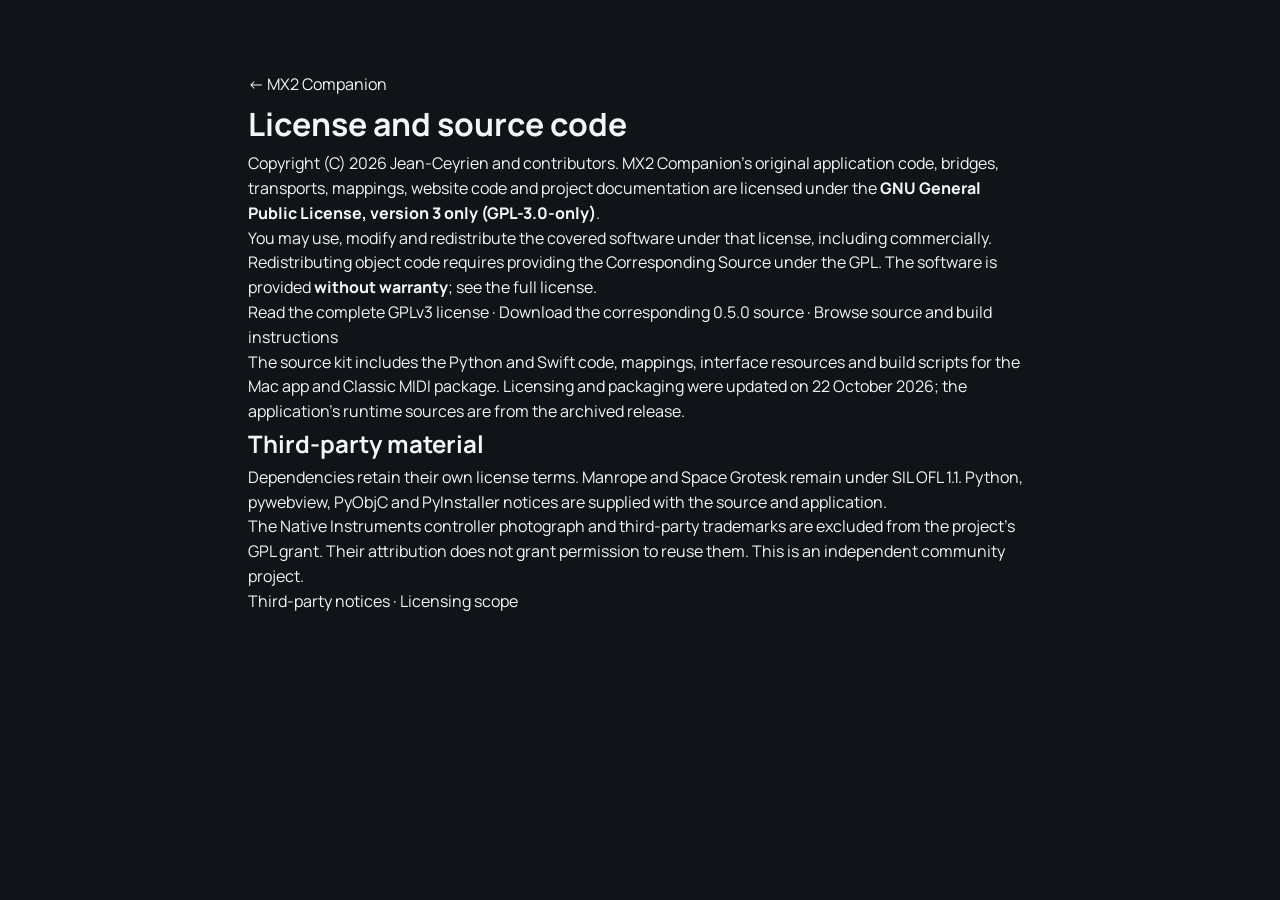
<file: docs/licensing.html>
<!doctype html>
<html lang="en">
<head><meta charset="utf-8"><meta name="viewport" content="width=device-width, initial-scale=1"><title>License and source — MX2 Companion</title><link rel="stylesheet" href="site.css"></head>
<body><main style="max-width:52rem;margin:3rem auto;padding:1.5rem;line-height:1.7">
<p><a href="index.html">← MX2 Companion</a></p>
<h1>License and source code</h1>
<p>Copyright (C) 2026 Jean-Ceyrien and contributors. MX2 Companion's original application code, bridges, transports, mappings, website code and project documentation are licensed under the <strong>GNU General Public License, version 3 only (GPL-3.0-only)</strong>.</p>
<p>You may use, modify and redistribute the covered software under that license, including commercially. Redistributing object code requires providing the Corresponding Source under the GPL. The software is provided <strong>without warranty</strong>; see the full license.</p>
<p><a href="LICENSE.txt">Read the complete GPLv3 license</a> · <a href="downloads/MX2-Companion-0.5.0-source.zip" download>Download the corresponding 0.5.0 source</a> · <a href="https://github.com/Jean-Ceyrien/mx2-companion/tree/main/source">Browse source and build instructions</a></p>
<p>The source kit includes the Python and Swift code, mappings, interface resources and build scripts for the Mac app and Classic MIDI package. Licensing and packaging were updated on 22 October 2026; the application's runtime sources are from the archived release.</p>
<h2>Third-party material</h2>
<p>Dependencies retain their own license terms. Manrope and Space Grotesk remain under SIL OFL 1.1. Python, pywebview, PyObjC and PyInstaller notices are supplied with the source and application.</p>
<p>The Native Instruments controller photograph and third-party trademarks are excluded from the project's GPL grant. Their attribution does not grant permission to reuse them. This is an independent community project.</p>
<p><a href="https://github.com/Jean-Ceyrien/mx2-companion/blob/main/NOTICES.md">Third-party notices</a> · <a href="https://github.com/Jean-Ceyrien/mx2-companion/blob/main/LICENSING.md">Licensing scope</a></p>
</main></body></html>
</file>
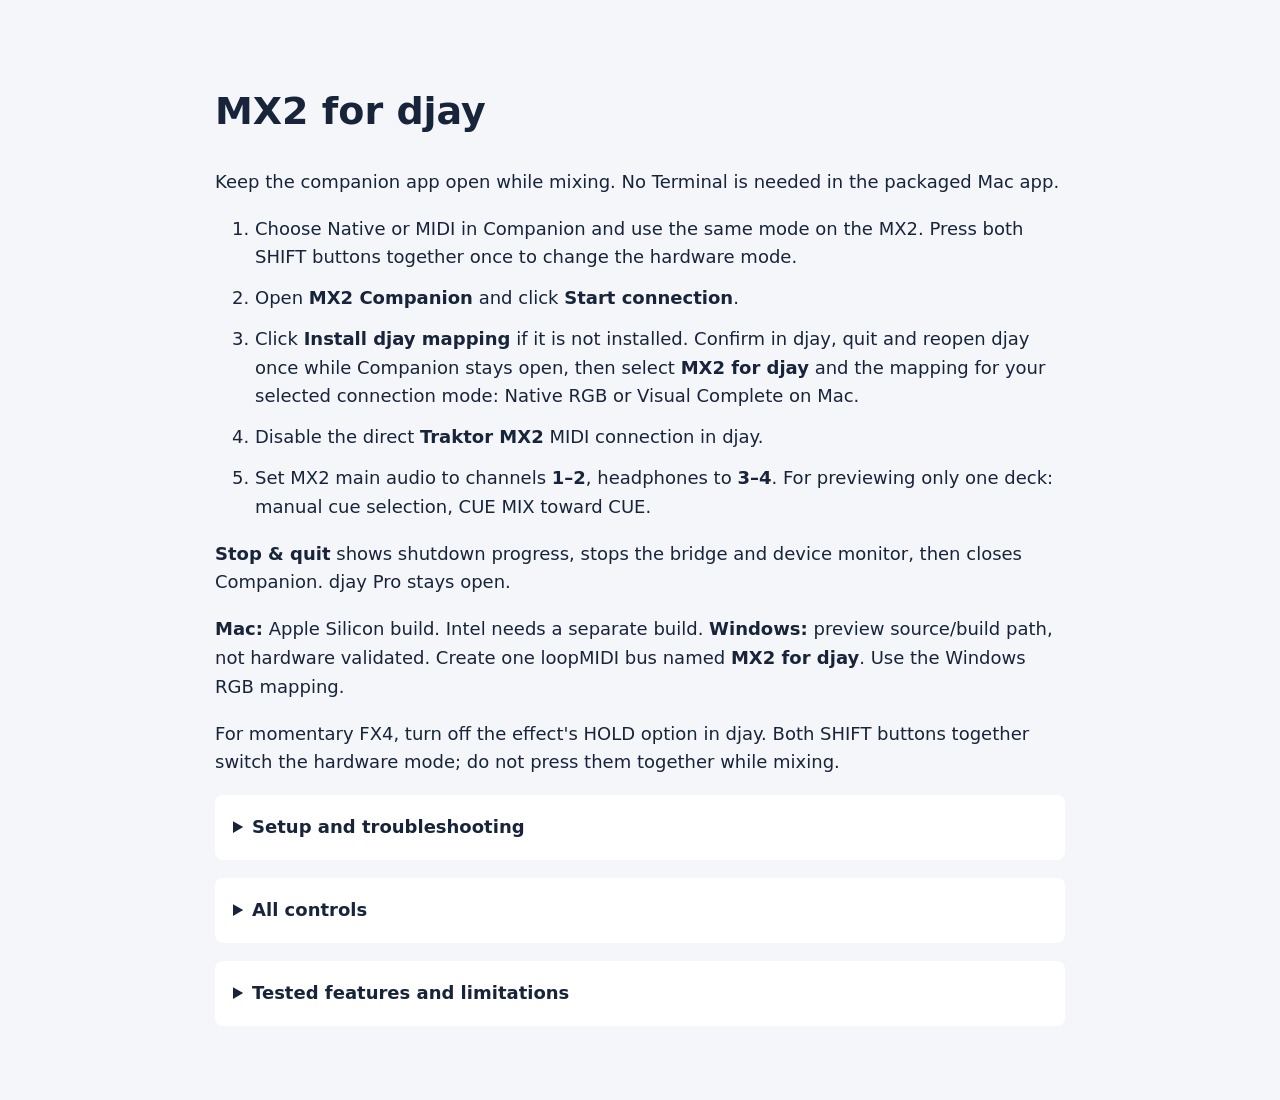
<file: source/distribution/docs/START-HERE 2.html>
<!doctype html><html lang="en"><meta charset="utf-8"><meta name="viewport" content="width=device-width"><title>MX2 for djay — Start here</title><style>body{font:18px/1.6 system-ui;background:#f4f6fa;color:#172439;max-width:850px;margin:32px auto;padding:24px}h1{font-size:38px}li{margin:12px 0}details{background:white;border-radius:8px;padding:18px;margin:18px 0}summary{cursor:pointer;font-weight:bold}pre{white-space:pre-wrap;font:16px/1.6 system-ui;overflow-wrap:anywhere}</style><h1>MX2 for djay</h1><p>Keep the companion app open while mixing. No Terminal is needed in the packaged Mac app.</p><ol><li>Choose Native or MIDI in Companion and use the same mode on the MX2. Press both SHIFT buttons together once to change the hardware mode.</li><li>Open <b>MX2 Companion</b> and click <b>Start connection</b>.</li><li>Click <b>Install djay mapping</b> if it is not installed. Confirm in djay, quit and reopen djay once while Companion stays open, then select <b>MX2 for djay</b> and the mapping for your selected connection mode: Native RGB or Visual Complete on Mac.</li><li>Disable the direct <b>Traktor MX2</b> MIDI connection in djay.</li><li>Set MX2 main audio to channels <b>1–2</b>, headphones to <b>3–4</b>. For previewing only one deck: manual cue selection, CUE MIX toward CUE.</li></ol><p><b>Stop &amp; quit</b> shows shutdown progress, stops the bridge and device monitor, then closes Companion. djay Pro stays open.</p><p><b>Mac:</b> Apple Silicon build. Intel needs a separate build. <b>Windows:</b> preview source/build path, not hardware validated. Create one loopMIDI bus named <b>MX2 for djay</b>. Use the Windows RGB mapping.</p><p>For momentary FX4, turn off the effect's HOLD option in djay. Both SHIFT buttons together switch the hardware mode; do not press them together while mixing.</p><details><summary>Setup and troubleshooting</summary><pre># MX2 Companion

Use a Native Instruments Traktor MX2 with djay through the companion bridge and its mapping. The bridge handles the controls, touch-sensitive jog wheels, pad banks, and RGB lights. djay handles playback and audio.

The mapping contains **293 action rows**, plus four dedicated meter/end-warning outputs. That count includes SHIFT actions and intentional effect macros; it is not a count of hardware buttons. A mapping file alone cannot provide this integration: keep the bridge running while you use djay.

The native integration has been physically tested on macOS with djay 5.6.9 and an MX2. The Windows implementation requires separate validation; see [Validation and limitations](VALIDATION.md). This is a community integration, not an official Native Instruments or Algoriddim product.

## First setup on Mac

1. Connect the MX2 by USB. Close other controller bridges and Traktor so that only this bridge controls the MX2.
2. Open **MX2 Companion.app**, then click **Start connection**. Keep the app open while mixing.
3. Choose **Native** or **MIDI** in Companion and use that mode on the MX2. If the app reports a different mode, press the two physical SHIFT buttons together once, then move a control to confirm. Do not repeatedly switch modes. Pressing both SHIFT buttons together is a hardware mode switch, not a DJ command. Stop the bridge before changing the selection in Companion.
4. Click **Install djay mapping** and confirm the import in djay. Select the virtual device **MX2 for djay** and the configuration **Traktor MX2 - Native RGB** for Native or **Traktor MX2 - Visual Complete** for MIDI in djay&#x27;s MIDI settings. The button opens the supplied file for djay to import; it does not silently replace files in your mapping folder.
5. Disable djay&#x27;s direct MIDI connection to **Traktor MX2** if it is enabled. Use the virtual device for controls to avoid duplicate actions.
6. In djay&#x27;s audio device settings, choose MX2 channels **1–2 for the main output** and **3–4 for headphone monitoring**, then apply the settings. These settings are separate from the MIDI mapping.
7. Load a track on each deck. Check PLAY and CUE on each side, then turn the volume up gradually.

The MIDI choice uses the original CoreMIDI bridge and Visual Complete mapping. Native retains the RGB HID bridge. Only one bridge can run at a time; Stop &amp; quit closes the selected bridge.

The Mac package targets **Apple silicon (arm64), macOS 11 or later** and includes its Python runtime, web interface and native transport. You do not need to install Python or use Terminal. Intel Macs need a separately built and tested package. If macOS displays a security message for an unsigned build, review the source and the release you downloaded before using the system&#x27;s **Open Anyway** option. Signing status is recorded in the release notes.

For later sessions, connect the MX2, open the app, and click **Start connection**. djay should remember the installed mapping. **Stop &amp; quit** shows the shutdown progress while the bridge and device monitor stop, then closes Companion. Do not run the older Terminal bridge at the same time.

## Hear a different track in your headphones

Plug your headphones into the MX2. In djay&#x27;s monitoring panel, turn automatic deck selection off. Set **CUE MIX toward CUE**, and set **CUE VOL** to a moderate level. Enable the small headphone button for the deck you want to preview; disable it for the other deck.

At the MIX end of CUE MIX, the headphones play the main output. In the middle they blend the preview and main outputs. If you only hear the live track, check both this knob and the channels 3–4 monitor assignment.

## Windows setup: testing required

The Windows source and build instructions are provided for testing. They are not a verified, ready-to-use Windows release yet. The executable must be built on Windows using the supplied PowerShell build process. Native HID access, djay&#x27;s MIDI feedback routing, and audio channels must be checked on real Windows hardware before describing Windows as supported.

Install and run loopMIDI. Create **one port named exactly `MX2 for djay`**, then start the Windows bridge. Click **Import mapping**, confirm the import, and select that virtual device with the supplied Windows-specific mapping in djay. The bridge uses the bus&#x27;s matching input/output names and filters input echoes; the Windows mapping reserves separate MIDI channels for feedback. Use the Windows mapping included with that build, not the Mac file.

Virtual MIDI feedback on Windows remains a verification point: controls responding does not prove that RGB lights or meters work. Set up the MX2&#x27;s main and headphone audio devices separately in djay; Windows audio-driver behavior is also unverified. Follow the [Windows release gate](VALIDATION.md#windows-release-gate) before sharing a Windows build as supported.

## Controls and lights

Read the [complete control guide](CONTROL-GUIDE.md). Both sides control their own decks. The four pad modes are HOTCUES, STEMS, PATTERN (djay samples), and FLUX LOOP. Pads use mode colors; they do not copy the individual colors of djay hotcues.

For the mixer selector&#x27;s **FX4**, disable the effect&#x27;s **HOLD** option inside djay if you want momentary operation. Hold the channel&#x27;s round FX ON button to apply the instant effect; release it to stop. The channel amount knob remains a filter in this adapted mode.

## If something does not work

| Symptom | Check |
|---|---|
| No controls respond | Bridge is started, the MX2 mode matches Companion, and djay uses the virtual endpoint and matching mapping |
| A button triggers twice | Disable the raw Traktor MX2 MIDI connection and stop any second bridge |
| Controls work but lights do not | Check the selected mapping; on Windows also check the separate feedback output |
| Headphones play only the live mix | Select monitor channels 3–4, turn off automatic selection, set CUE MIX toward CUE, and enable the intended deck&#x27;s headphone button |
| FX4 stays on after release | Turn off the instant effect&#x27;s HOLD option in djay |
| Some knobs need moving after reconnect | Move them carefully to the desired setting; the bridge has no pickup/soft-takeover function |

USB reconnect and a normal djay restart were tested successfully on the development Mac while the bridge stayed open. Recheck these behaviors on your own machine before a session. See [Validation and limitations](VALIDATION.md) for the exact scope.

## Share this integration

Share the release archive with its companion app, mappings, and these guides together. Do not share just the `.djayMidiMapping` file as a stand-alone controller solution. Keep the mapping filenames and port names intact. The package does not require the developer&#x27;s personal calibration recordings or session logs.

## Testing in Parallels Desktop

Build the Windows package inside Windows, not in the Mac shared folder. Copy the source folder to your Windows desktop, install Python 3.12 (64-bit) with Tcl/Tk and the Python launcher, then run `distribution/BUILD-WINDOWS.ps1` from PowerShell. Install loopMIDI separately from its official author and create the `MX2 for djay` port. Connect the MX2 to the Windows virtual machine using Parallels USB controls; close the Mac bridge first. Test device access, PLAY/CUE, jog touch/release, lights/meters, audio main 1–2 and headphones 3–4, reconnect and app restart. Windows-on-ARM emulation and any audio drivers must be verified independently.

## Live device status and the interactive cheat sheet

The guided desktop interface starts a passive monitor when the app opens and keeps it active even if the bridge is stopped. USB presence and actual incoming reports determine the status. Native/MIDI mode is confirmed only from positive live input; if evidence becomes stale, move a control to confirm the current mode. No firmware command changes modes. Press both physical SHIFT buttons together once when instructed.

Choose Cheat sheet from the navigation or press Command-K (Mac) / Ctrl-K (Windows). Click a controller hotspot, choose a pad bank, or enable the SHIFT layer. The offline sheet also lives in the release folder under Cheat sheet/cheatsheet.html and can be opened separately at any time.

Companion supports djay Pro only. The **Stop &amp; quit** action shows progress while stopping its bridge, then closes Companion. It does not close djay Pro.

Windows uses Microsoft Edge WebView2 Runtime for the new interface. If missing, install it from Microsoft before opening the app. Windows and Intel Mac builds remain unvalidated.

## Companion 0.5 interface

Use Connection for the three setup steps, Controls for the interactive MX2 photograph, and Audio &amp; help for routing and troubleshooting. Live status stays at the top. If the supplied mapping is already installed, Install djay mapping does not create another copy. Select MX2 for djay inside djay and close its MIDI editor after setup.

If the crossfader follows a jog, check MIDI &gt; Options &gt; Crossfader Cutting Mode and disable it. Also ensure the direct Traktor MX2 MIDI connection is disabled. If the issue appears after importing a mapping, quit and reopen djay while keeping Companion running. This cleared the reported issue in the hardware retest. The captured jog MIDI contained no crossfader commands; the exact internal djay cause is not established.
</pre></details><details><summary>All controls</summary><pre># MX2 for djay — control guide

Choose Native with the supplied Native RGB mapping or MIDI with the original Visual Complete mapping in Companion. Left controls operate deck A; right controls operate deck B. SHIFT means **hold only the SHIFT button on that side**. Do not press both SHIFT buttons together during a session: that switches the hardware between native and MIDI mode.

These tables describe implemented assignments. They do not imply that every secondary combination has been physically tested. The mapping has 293 action rows; [Validation](VALIDATION.md) distinguishes tested behavior from remaining checks.

## Playback, jogs, and library

| Physical control | Normal action | With same-side SHIFT |
|---|---|---|
| PLAY | Play/pause | Return to start cue and pause |
| CUE | Set/return to the main cue according to playback state | Jump to beginning of track |
| SYNC | Sync tempo/beats | Toggle quantize |
| MASTER | Make this deck the tempo master | Reset tempo |
| KEY | Key lock | Match key |
| FLUX | Toggle slip | Same |
| Reverse | Censor/reverse while held | Toggle reverse |
| TT / JOG mode buttons | Select touch-scratch mode / jog mode | Same |
| Jog wheel | In TT mode, touch to scratch/hold; release resumes normal playback. Rotation without scratch touch moves/nudges the deck | Seek through the track |
| TEMPO fader | Change tempo | Same |
| BROWSE rotation | Select tracks | Select library sources |
| BROWSE press | Load selected track onto this deck | Load without instant double |
| Favorite/library queue button | Focus queue | Focus sources |
| Preparation/add-to-list button | Mark selected songs | Unmark selected songs |
| Preview button | Toggle preview | Same |
| View button | Show/hide library | Same |

## Two encoders below each jog

Rotation and pressing are separate actions. The **left encoder** is MOVE; the **right encoder** is SIZE.

| Gesture | Action |
|---|---|
| Turn left encoder | Beatjump forward/backward |
| SHIFT + turn left encoder | Move an active loop earlier/later, preserving its duration |
| Press left encoder | Loop in/out action |
| SHIFT + press left encoder | Same loop in/out action |
| Turn right encoder | Change autoloop duration |
| SHIFT + turn right encoder | Change the beatjump distance used by the left encoder |
| Press right encoder | Activate/deactivate autoloop |
| SHIFT + press right encoder | Same autoloop toggle |

## Four FX buttons and knobs at the top of each deck

Count from left to right. The first button/knob is a three-slot macro; the following three address FX1, FX2, and FX3.

| Control | Normal action | With SHIFT |
|---|---|---|
| Button 1 | Toggle each of the three FX slots | Toggle overall deck FX |
| Buttons 2, 3, 4 | Toggle FX1, FX2, FX3 respectively | Select next effect in the corresponding slot |
| Knob 1 | Set Wet/Dry for all three slots together | Same |
| Knobs 2, 3, 4 | Set FX1, FX2, FX3 parameter respectively | Same |

Button 1 inverts each slot&#x27;s existing state. If some slots start on and others off, they remain different after the macro. Its light represents FX1 only, because a single button cannot display all three states.

## Pad banks

Pads are numbered across the top row **1–4**, then across the bottom row **5–8**. Each deck has its own bank selection. Press HOTCUES, STEMS, PATTERN, or FLUX LOOP to choose a bank.

| Bank | Pads 1–4 | Pads 5–8 | With SHIFT |
|---|---|---|---|
| HOTCUES | Set/jump to cues 1–4 | Set/jump to cues 5–8 | Delete the corresponding cue |
| STEMS | Toggle mute for four separated parts | Toggle solo for the same four parts | Top row toggles solo; bottom row toggles mute |
| PATTERN | Trigger sampler slots 1–4 for this deck | Trigger sampler slots 5–8 for this deck | Stop the corresponding sample |
| FLUX LOOP | Held bounce loops: 1/32, 1/16, 1/8, 1/4 beat | Held bounce loops: 1/2, 1, 2, 4 beats | Toggle persistent autoloops of the corresponding duration |

STEMS addresses djay&#x27;s four-track Neural Mix channels in order **4, 3, 2, 1** from left to right. The audible parts depend on djay&#x27;s selected separation layout; use its panel to identify each part. Solo is a toggle: press again to restore the other parts. The normal EQ knobs keep their EQ functions.

PATTERN is an adaptation to djay&#x27;s sampler, not a recreation of Traktor&#x27;s step sequencer. A sampler slot must contain a sound. Playback follows djay&#x27;s sample hold setting. SHIFT + HOTCUE deletes a cue, so use a test track when learning that gesture.

## Mixer and channel FX

| Control | Action |
|---|---|
| GAIN, HIGH, MID, LOW | Own deck&#x27;s gain and normal three-band EQ |
| Channel volume fader | Own channel&#x27;s volume |
| Crossfader | Blend deck A/B |
| MAIN | Main output level |
| Headphone button | Toggle preview of that deck |
| CUE MIX / CUE VOL | Headphone main/preview blend and headphone level |
| Channel FX assignment buttons 1/2 | Toggle that deck&#x27;s FX1/FX2 slots |
| MIC | Toggle microphone activation in djay; audio input setup is separate |

The global **FILTER / FX1 / FX2 / FX3 / FX4** selector determines what each channel&#x27;s large effect knob and round FX ON button control. These round ON buttons are above the channel headphone buttons.

| Selected mode | Channel amount knob | Channel FX ON button |
|---|---|---|
| FILTER | Filter | Filter kill/active toggle |
| FX1 | FX1 Wet/Dry | Toggle FX1 |
| FX2 | FX2 Wet/Dry | Toggle FX2 |
| FX3 | FX3 Wet/Dry | Toggle FX3 |
| FX4 | Filter fallback | Instant FX4, following djay&#x27;s HOLD setting |

For momentary FX4, turn **HOLD off inside djay**. Hold the round channel FX ON button to apply the effect; release it to stop. A short press then does not latch it. There is no mapped continuous instant-FX4 parameter: the amount knob deliberately retains the filter. The channel assignment buttons are a djay adaptation of Traktor&#x27;s global FX-unit assignments.

## Lights

| Light | Meaning |
|---|---|
| PLAY and headphone buttons | djay&#x27;s current playback/monitor selection |
| Pad-mode buttons | Selected bank on that side |
| HOTCUES pads | Blue, with state brightness; individual djay cue colors are not copied |
| STEMS pads | Four part colors, with state brightness |
| PATTERN pads | Orange, with state brightness |
| FLUX LOOP pads | Green, with state brightness |
| Channel meters | djay&#x27;s deck meter feedback |
| Under-deck shell | Blue normally, green for an active loop, blinking red near track end |

Colors are choices made by this bridge. Meter segments reproduce djay&#x27;s reported level; exact ballistics and clipping behavior are not claimed to match Traktor. The main clip light has no implemented clip feed. Internal native button ID 82 remains unidentified and unmapped.

### Seeing GAIN and MAIN in djay

GAIN changes the level of its own deck. djay can keep hardware gain independent of the on-screen gain knob, so a stationary on-screen knob does not by itself mean the mapping failed. Check the audible level and channel meter. Algoriddim documents this behavior: https://community.algoriddim.com/t/gain-via-midi-doesn-t-move-on-screen/34747

MAIN controls the main mix output, not a deck selected for headphone CUE preview. Open the speaker icon in djay’s top toolbar to see Main Volume. Use CUE VOL for headphone level. MAIN was physically checked from minimum to midpoint; djay’s Main Volume slider followed to about 49%.
</pre></details><details><summary>Tested features and limitations</summary><pre># Validation and limitations

This document records the scope of the integration, rather than a claim that every machine or combination is supported.

## Hardware-tested development setup

- macOS, with a Native Instruments Traktor MX2 connected by USB.
- djay Pro 5.6.9.
- Native HID bridge, virtual MIDI endpoint `MX2 for djay`, mapping `Traktor MX2 - Native RGB`.
- 293 control action rows preserved from the calibrated mapping, plus two deck-meter and two end-warning outputs.
- The visual calibration recorded 116 distinct controls, with no duplicate physical MIDI addresses.

The following checks were confirmed by the operator on both decks unless a narrower scope is stated:

| Family | Confirmed behavior |
|---|---|
| Transport | PLAY/CUE operate their own deck; SYNC works with roles reversed |
| Jogs | Touch, rotate, release, direction/speed and SHIFT seek; native input check confirmed operation |
| Mixer | Own-channel volume, normal EQ, crossfader; gain audibly changes the correct track |
| Tempo | Both faders change the owning BPM progressively and return to original tempo at center |
| Library | BROWSE selection and press-to-load on the owning paused deck |
| Headphones | Manual A-only/B-only preview and corresponding lights; main channels 1–2 and preview 3–4 |
| HOTCUES | All eight pads create/return to cues; SHIFT clear tested with one disposable cue per deck |
| STEMS | All eight mute/solo pads; second press restores the part or full mix |
| PATTERN | All eight occupied sample slots; SHIFT stop tested with one sample per deck |
| FLUX LOOP | All eight held durations release correctly; SHIFT persistent one-beat loop tested on pad 6 |
| Deck FX | Slot buttons/parameters for FX1–FX3 and SHIFT next-effect selection |
| Mixer FX | FILTER, FX1–FX3 enable/Wet-Dry routing independently on each channel |
| FX4 | Operator found that djay HOLD must be off for apply-while-held/release-to-stop behavior |
| Loop encoders | SIZE/autoloop behavior; isolated SHIFT + left encoder tests confirm moving a loop without changing duration on A and B; SHIFT + right rotation changes beatjump interval |
| RGB/feedback | Playback/headphone/mode states, mode-colored pads, moving meters, green loop shell, red end warning and return to blue independently on both sides |
| USB reconnect | Controls/lights recover while bridge and djay remain open; some knobs need repositioning |
| djay restart | Controls, jogs, and lights recover without reselecting mapping while bridge remains open |

The original development suite had 38 passing software checks for mapping contracts, decoding, routing, releases, feedback, and transport behavior. This historical count is not the current release test count; use the release build report for new packaging and platform checks. Automated tests cannot replace controller, audio, or app routing checks.

## MIDI mode in Companion 0.5.0

The previously validated CoreMIDI bridge and 293-row Visual Complete mapping are selectable in the Mac app. The packaged MIDI transport self-test and bridge lifecycle have automated checks. Physical controller and djay routing in this new packaged version still need a manual recheck; the historical MIDI mapping validation does not prove the packaged app on every Mac. Native mode remains available.

## Known limits

- Windows has not been physically tested. Supplying Windows source/build support does not establish working djay routing, HID permissions, RGB feedback, audio drivers, or installation.
- A single macOS test setup does not establish compatibility with every Mac architecture, OS version, or newer djay release. Inspect the build&#x27;s architecture and deployment target.
- Some secondary actions and SHIFT variants remain implemented but not individually exercised: library shortcuts, loop in/out, key/master/quantize/slip/reverse variants, all-FX macros, channel FX assignment buttons, microphone, and all eight shifted-pad variants.
- Gain was audibly confirmed on its own deck. djay documents that hardware and on-screen gain can be independent; a stationary on-screen knob alone is not a mapping failure.
- Individual hotcue colors are not implemented. Pads indicate their bank and state using the bridge&#x27;s palette.
- The bridge uses 7-bit MIDI control values after decoding HID; it does not preserve full native analog resolution through djay.
- No pickup/soft takeover is implemented in the bridge. Potentiometers can need repositioning after reconnect.
- PATTERN is djay sampler playback, not Traktor&#x27;s step sequencer. FX4 amount is a filter fallback, not a continuous instant-effect parameter.
- The main clip light has no validated feedback source. Internal button 82 is unidentified and unmapped.
- djay features depend on the user&#x27;s installed version and available functionality. Audio routing and microphone input settings are configured in djay, not by the mapping.

## Windows release gate

Before calling a Windows build supported, test and record:

1. Installation/launch on a clean Windows machine, including the required MIDI and audio drivers.
2. Native HID access to the correct MX2 interface without changing or replacing its audio/MIDI driver.
3. A single loopMIDI bus named exactly `MX2 for djay`, exposing matching input/output names. Confirm djay actually delivers feedback through this virtual bus. The Windows-specific mapping reserves channels 10–14 (zero-based) for feedback, separate from input channels 0–9 and 15; confirm that the transport ignores echoed input messages and no feedback retriggers controls.
4. Mapping import and selection, and prevention of duplicate input from the raw MX2 endpoint.
5. Bilateral PLAY/CUE, jog touch/release and speed/direction, analog endpoints, SHIFT independence, held-pad release, all pad banks, effects, and audio preview.
6. Meter and end-warning feedback, RGB bank colors, loop lights, and no MIDI feedback loop.
7. USB reconnect, djay restart, app Stop/Start, and a second-launch attempt, with no stuck notes or duplicated ports.

## Recheck a shared release

On a recipient&#x27;s machine, start with paused tracks and a moderate volume. Check PLAY/CUE on A/B, scratch touch/release, headphone preview, and one held loop per deck before a longer session. Check reconnect and restart recovery. Report the app version, operating system, djay version, selected mapping and port names, plus the exact control/gesture and observed result. Share diagnostics only after reviewing them; personal session logs are not part of the distribution archive.

## Version0.2 desktop interface and passive monitor

The integrated MX2 Companion window, new icon, guided setup and offline 116-control atlas have been observed on the development Mac. Native mode is confirmed inside the app while the bridge is stopped. A real CoreMIDI inventory test showed zero extra virtual sources with the passive observer alone, one source with the bridge running alongside it, and zero sources after shutdown. The integrated Start action reached ready/native state with djay feedback and zero decoder errors.

The full development suite passes 78 checks, and the curated source suite passes 60. MIDI mode was observed in the app after the physical mode toggle, and the user confirmed Native mode after switching back. Monitoring remained active while the bridge was stopped. Windows remains unverified.

## Companion 0.3 regression checks

The new compact desktop window was opened on the development Mac. The native bridge reached ready state with feedback and zero decoder errors. Clicking Mapping installed returned an already-installed message without opening djay or importing another copy. Status continued refreshing after that action. The full development suite passes 78 tests; the curated source suite passes 60.

A user reported crossfader movement during touched jog rotation after mapping import. A passive CoreMIDI capture observed 941 virtual jog CC messages and no crossfader CC messages during the gesture. Crossfader Cutting Mode was confirmed disabled in persisted djay preferences, and a new mapping identity with identical bindings did not resolve the report. The user confirmed the central crossfader was affected. After quitting and reopening djay with Companion kept running, the user confirmed that the crossfader remained stable during touched jog rotation. Restarting djay cleared the observed issue; the exact internal cause is not established. First-import guidance now includes that restart.

## GAIN and MAIN follow-up, 18 October 2026

The physical MAIN knob was swept from minimum to midpoint. Native ADC values 3–1999 decoded to virtual channel 16 CC 32 values 0–62. The Main Volume slider in djay 5.6.9 reached 0.488188982 (62/127), confirming that the physical control reaches the software master. The user subsequently reported that everything was fine; the exact listening output was not specified. Headphone CUE preview is a separate route.
</pre></details></html>
</file>
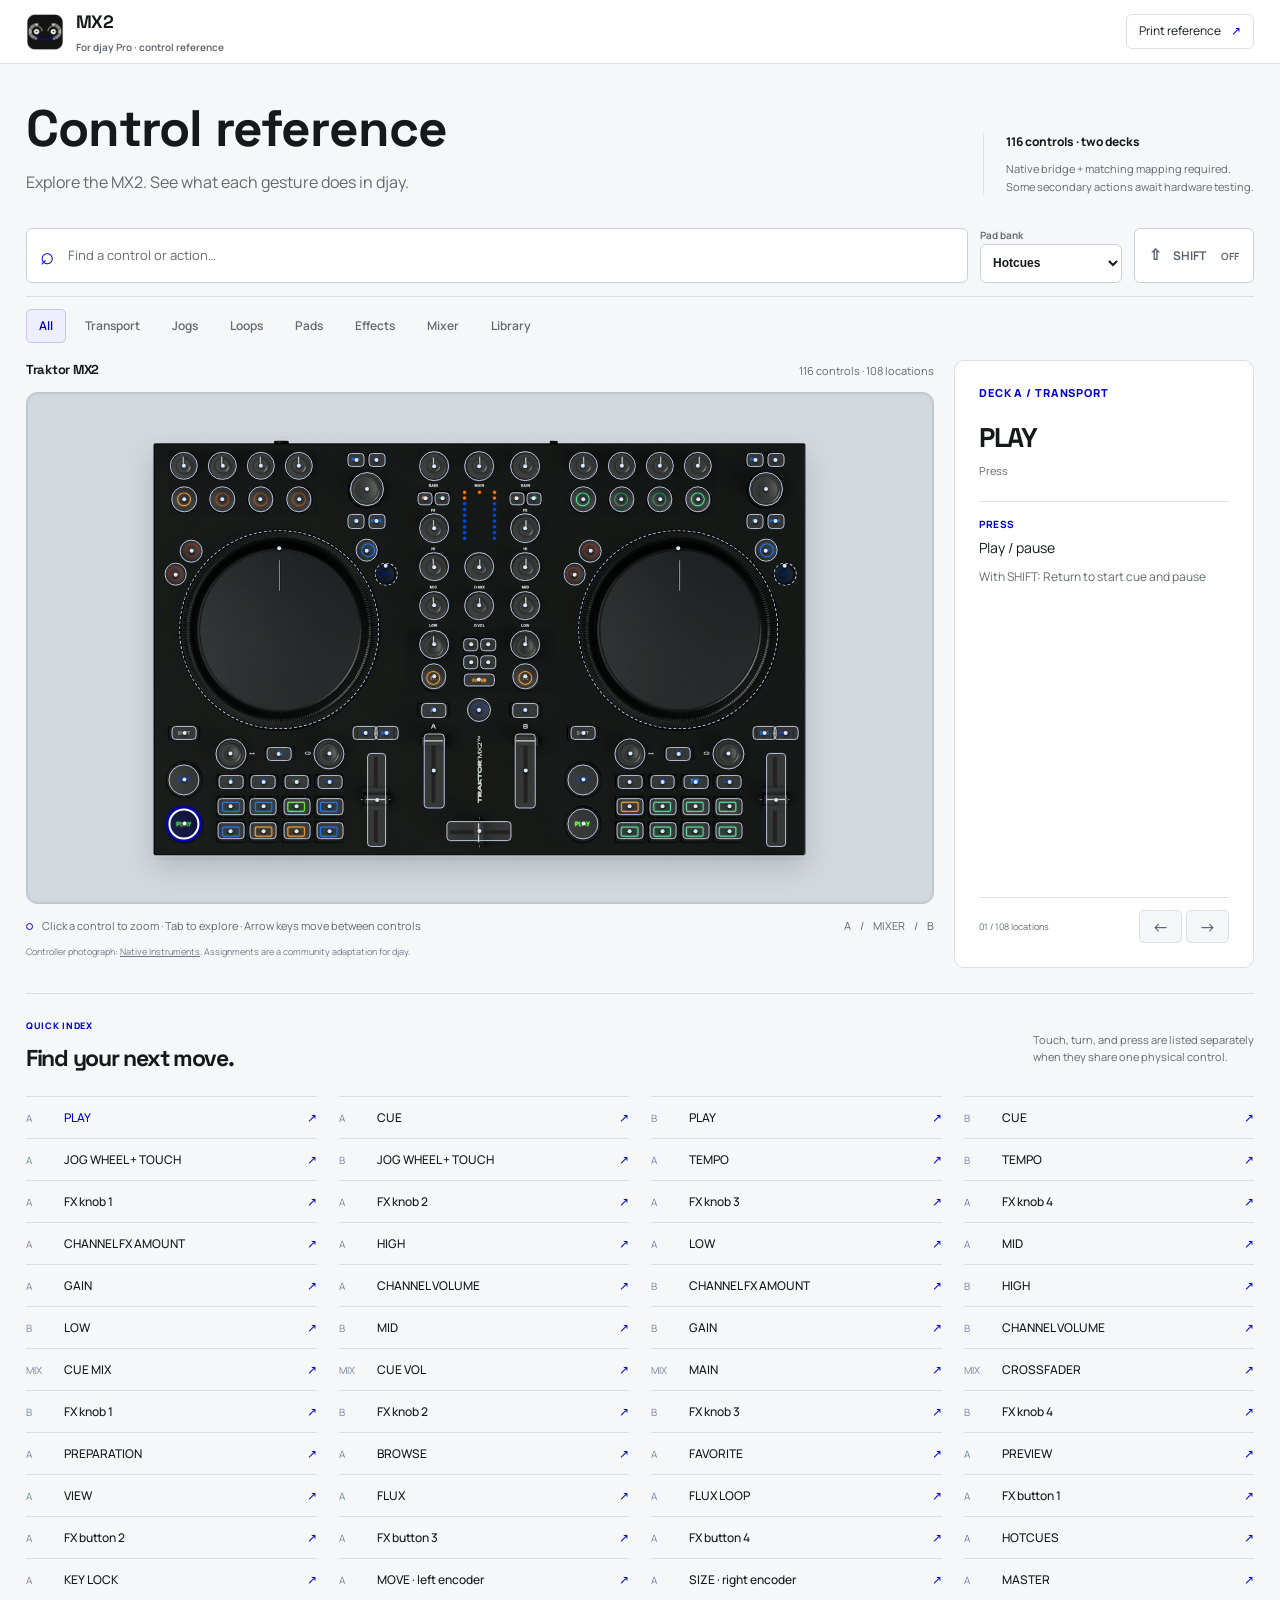
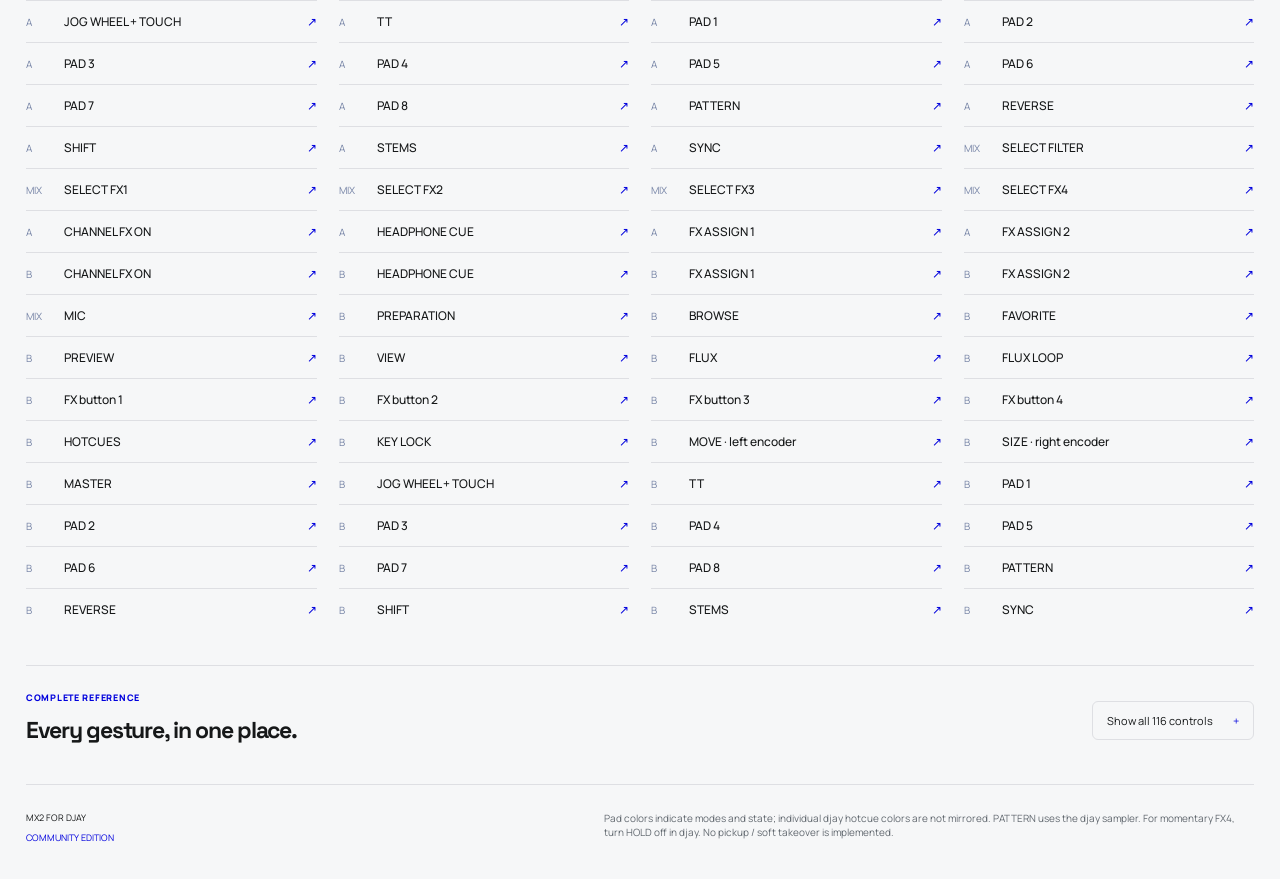
<file: source/distribution/ui/cheatsheet.html>
<!doctype html>
<html lang="en">
<head><meta charset="utf-8"><link rel="icon" href="app-icon.png"><meta name="viewport" content="width=device-width,initial-scale=1"><title>MX2 for djay — Control atlas</title><link rel="stylesheet" href="cheat.css"><link rel="stylesheet" href="cheat-modern.css"><script defer src="cheatsheet.js"></script></head>
<body>
<script>if(new URLSearchParams(location.search).has("embedded"))document.body.classList.add("embedded");</script>
<a class="skip" href="#reference">Skip to complete reference</a>
<header class="masthead"><a class="wordmark" href="index.html" target="_top" aria-label="Back to MX2 Companion"><img src="app-icon.png" width="38" height="38" alt=""><span>MX2 <small>For djay Pro · control reference</small></span></a><button id="print" class="print-button" type="button">Print reference <span aria-hidden="true">↗</span></button></header>
<main>
<section class="intro"><div><p class="eyebrow"></p><h1>Control reference</h1><p class="lede">Explore the MX2. See what each gesture does in djay.</p></div><div class="intro-note"><strong>116 controls · two decks</strong><span>Native bridge + matching mapping required.<br>Some secondary actions await hardware testing.</span></div></section>
<section class="toolbar" aria-label="Explore control assignments"><label class="search-label"><span aria-hidden="true">⌕</span><input id="search" type="search" placeholder="Find a control or action…" aria-label="Search controls or actions"></label><label class="selector">Pad bank<select id="bank"><option value="hotcues">Hotcues</option><option value="stems">Stems</option><option value="pattern">Pattern / samples</option><option value="loops">Flux Loop</option></select></label><button id="shift" type="button" aria-pressed="false" aria-label="Show SHIFT actions"><span class="keycap">⇧</span> SHIFT <span class="shift-state">OFF</span></button></section>
<nav id="categories" aria-label="Control categories"></nav>
<div class="atlas-layout"><section class="photo-section" aria-labelledby="map-title"><div class="map-meta"><h2 id="map-title">Traktor MX2</h2><span id="count">116 calibrated controls</span></div><div class="photo-stage"><img src="mx2.png" width="1280" height="720" alt="Top view of a Traktor MX2: deck A left, two-channel mixer center, deck B right"><div id="hotspots" aria-label="Controller hotspots"></div><button id="reset-zoom" type="button" hidden>Show full controller</button></div><div class="photo-footer"><span><i></i> Click a control to zoom · Tab to explore · Arrow keys move between controls</span><span>A <span class="divider">/</span> MIXER <span class="divider">/</span> B</span></div><p class="attribution">Controller photograph: <a href="https://www.native-instruments.com/products/traktor-mx2" target="_blank" rel="noreferrer">Native Instruments</a>. Assignments are a community adaptation for djay.</p></section><aside class="detail" aria-labelledby="detail-title"><p id="detail-category" class="eyebrow"></p><h2 id="detail-title"></h2><p id="detail-location"></p><div id="actions" aria-live="polite"></div><p id="detail-note" class="detail-note"></p><div class="detail-bottom"><span id="detail-index"></span><div><button id="previous" type="button" aria-label="Previous control">←</button><button id="next" type="button" aria-label="Next control">→</button></div></div></aside></div>
<section class="index-section" aria-labelledby="index-title"><div class="section-heading"><div><p class="eyebrow">QUICK INDEX</p><h2 id="index-title">Find your next move.</h2></div><p>Touch, turn, and press are listed separately<br>when they share one physical control.</p></div><div id="control-index"></div><p id="empty" hidden>No matching controls. Try another name or clear the search.</p></section>
<section class="reference" id="reference" aria-labelledby="reference-title"><div class="section-heading"><div><p class="eyebrow">COMPLETE REFERENCE</p><h2 id="reference-title">Every gesture, in one place.</h2></div><button id="reference-toggle" type="button" aria-expanded="false" aria-controls="reference-content">Show all 116 controls <span aria-hidden="true">+</span></button></div><div id="reference-content" hidden><p class="print-intro">Use only the same-side SHIFT. Both SHIFT buttons together switch hardware mode. Native bridge and matching mapping must be running. Windows runtime is unverified.</p><div class="table-scroll"><table><caption>Implemented MX2 assignments, including all pad banks. Some secondary actions remain untested.</caption><thead><tr><th>Control / gesture</th><th>Normal</th><th>With same-side SHIFT</th></tr></thead><tbody id="reference-rows"></tbody></table></div></div></section>
<footer class="page-footer"><span>MX2 FOR DJAY <b>COMMUNITY EDITION</b></span><p>Pad colors indicate modes and state; individual djay hotcue colors are not mirrored. PATTERN uses the djay sampler. For momentary FX4, turn HOLD off in djay. No pickup / soft takeover is implemented.</p></footer>
<noscript><p class="noscript">JavaScript is needed to display this interactive reference. The included CONTROL-GUIDE.md contains the same assignments in text.</p></noscript>
</main></body></html>
</file>
<file: docs/site.css>
@font-face{font-family:Manrope;src:url('assets/Manrope-Variable.ttf') format('truetype');font-weight:200 800;font-display:swap}
@font-face{font-family:Space;src:url('assets/SpaceGrotesk-Variable.ttf') format('truetype');font-weight:300 700;font-display:swap}
:root{color-scheme:dark;--ground:#101317;--tile:#1b2026;--tile2:#242b33;--ink:#f4f5f6;--sub:#bac2cc;--blue:#4548f5;--blue-ink:#fff;--gap:8px;font-family:Manrope,Arial,sans-serif;color:var(--ink);background:var(--ground);scroll-behavior:smooth}
*{box-sizing:border-box}body{margin:0}button,a{font:inherit}a{color:inherit;text-decoration:none}button{cursor:pointer}img{max-width:100%}h1,h2,h3,p,figure{margin:0}p,li{line-height:1.55}b,strong{font-weight:750}::selection{background:#7476f8;color:#fff}:focus-visible{outline:3px solid #aaaaff;outline-offset:4px}.skip{position:absolute;left:-9999px;top:8px;z-index:20;padding:10px;background:#fff;color:#111}.skip:focus{left:8px}
.topbar{height:78px;padding:0 28px;display:flex;align-items:center;gap:36px;background:#101317}.brand{display:flex;align-items:center;gap:12px;white-space:nowrap;font-family:Space,Arial,sans-serif;font-size:22px;font-weight:700;letter-spacing:-.05em}.brand img{border-radius:7px}.topbar nav{display:flex;align-items:center;gap:26px;margin-left:auto}.topbar nav a,.header-download{font-size:13px;font-weight:650}.topbar nav a{color:#cbd2da}.topbar nav a:hover,.footer-links a:hover{color:#fff}.header-download{padding:12px 15px;background:var(--blue);color:#fff;white-space:nowrap}.header-download span,.action-tile a span,.route-download span,.direct-card>a span,.closing a span{margin-left:18px}
.board{display:grid;grid-template-columns:repeat(12,minmax(0,1fr));gap:var(--gap);padding:var(--gap)}.tile{position:relative;background:var(--tile);overflow:hidden}.hero-board{grid-auto-flow:row}.name-tile{grid-column:span 6;min-height:500px;padding:36px 37px;display:flex;flex-direction:column}.name-tile h1{font-family:Space,Arial,sans-serif;font-size:clamp(62px,7.8vw,128px);font-weight:500;line-height:.91;letter-spacing:-.07em;margin:auto 0 25px}.hero-sub{font-size:20px;max-width:31ch;color:#e3e6ea}.controller-tile{grid-column:span 6;min-height:500px;background:#252a30;display:flex;align-items:center;justify-content:center}.controller-tile img{width:93%;height:90%;object-fit:contain;filter:brightness(1.16)}.controller-tile figcaption{position:absolute;bottom:28px;left:30px;font-size:14px;font-weight:650;color:#e4e8ec}.fact-tile,.action-tile,.status-tile{grid-column:span 4;min-height:212px;padding:27px 30px;display:flex;flex-direction:column}.fact-tile{background:#252d35}.fact-tile strong{font-family:Space,Arial,sans-serif;font-size:60px;line-height:1;font-weight:500;letter-spacing:-.06em}.fact-tile span{font-size:19px;font-weight:700;margin-top:4px}.fact-tile p{font-size:14px;color:#cbd4dd;margin-top:auto;max-width:33ch}.action-tile{background:var(--blue);justify-content:space-between}.action-tile a{font-family:Space,Arial,sans-serif;font-size:clamp(24px,2.4vw,34px);font-weight:600;letter-spacing:-.035em;line-height:1.1}.action-tile a:hover,.closing a:hover{opacity:.75}.action-tile small{font-size:13px;color:#e3e4ff}.status-tile{background:#dbe0e7;color:#121a23;justify-content:space-between}.status-lead{font-family:Space,Arial,sans-serif;font-size:29px;font-weight:600;line-height:1.05;letter-spacing:-.04em;max-width:15ch}.status-tile p:last-child{font-size:14px;max-width:35ch}
.choice-section,.inside-section,.install-section,.questions-section{padding:125px 28px 0;scroll-margin-top:20px}.section-intro{display:flex;gap:30px;justify-content:space-between;align-items:end;margin-bottom:32px}.section-intro h2{font-family:Space,Arial,sans-serif;font-size:clamp(45px,5.2vw,76px);font-weight:500;letter-spacing:-.06em;line-height:1.02;max-width:16ch}.section-intro p{font-size:17px;max-width:51ch;color:#d0d5dc}.route-picker{display:flex;gap:var(--gap)}.route-button{width:50%;border:0;text-align:left;background:var(--tile);color:var(--ink);padding:24px 27px;min-height:107px}.route-button:hover{background:#313946}.route-button.selected{background:#dce0e8;color:#111820}.route-button span{display:block;font-family:Space,Arial,sans-serif;font-size:28px;font-weight:600;letter-spacing:-.04em}.route-button small{display:block;font-size:14px;margin-top:3px;color:inherit;opacity:.75}.route-content{position:relative;display:grid;grid-template-columns:1fr 1fr;gap:36px;min-height:420px;margin-top:var(--gap);padding:36px 38px;background:#222932}.route-number{font-family:Space,Arial,sans-serif;font-size:clamp(140px,18vw,275px);line-height:.85;letter-spacing:-.08em;color:#edf0f3;font-weight:500;align-self:center}.route-details{max-width:560px;padding:12px 0 35px}.route-details h3{font-family:Space,Arial,sans-serif;font-size:clamp(30px,3.5vw,49px);font-weight:550;line-height:1;letter-spacing:-.05em}.route-details p{font-size:17px;color:#e7eaf0;margin-top:19px}.route-details ul{font-size:15px;color:#ccd5df;margin:21px 0 30px;padding-left:20px}.route-details li{margin:8px 0}.route-download{display:inline-flex;background:var(--blue);padding:15px 19px;font-size:15px;font-weight:700}.route-download:hover{background:#5a5cf9}.route-foot{position:absolute;left:40px;bottom:26px;font-size:14px;color:#bcc5d0}.no-script{margin-top:10px;font-size:15px}
.image-board{display:grid;grid-template-columns:repeat(12,minmax(0,1fr));gap:var(--gap)}.product-shot{background:#dce0e5;color:#111820;overflow:hidden}.product-shot img{width:100%;height:auto;display:block;aspect-ratio:16/10;object-fit:cover}.product-shot figcaption{display:flex;gap:20px;align-items:center;padding:19px 22px;font-size:16px;font-weight:650}.product-shot figcaption strong{font-family:Space,Arial,sans-serif;font-size:25px}.shot-connection{grid-column:span 7}.shot-controls{grid-column:span 5}.shot-controls img{height:calc(100% - 64px);object-fit:cover;object-position:center}.shot-audio{grid-column:span 12}.shot-audio img{max-height:480px;object-fit:cover;object-position:center top}.product-shot figcaption{min-height:64px}
.install-board{display:grid;grid-template-columns:1fr 1fr;gap:var(--gap)}.install-card{background:#242b33;padding:34px 35px;min-height:510px}.install-card h3{font-family:Space,Arial,sans-serif;font-size:40px;font-weight:600;line-height:1;letter-spacing:-.05em}.install-card ol{font-size:16px;line-height:1.55;margin:34px 0 0;padding-left:25px;max-width:48ch}.install-card li{padding-left:6px;margin:13px 0}.drop-visual{display:flex;align-items:center;justify-content:space-between;gap:12px;background:#e7eaf0;color:#17202b;margin-top:28px;padding:24px;min-height:150px}.drop-app,.drop-folder{display:flex;align-items:center;gap:11px;font-size:14px;font-weight:750}.drop-app img{border-radius:15px}.drop-arrow{color:var(--blue);font-family:Space,Arial,sans-serif;font-size:55px;line-height:1}.drop-folder{justify-content:center;background:#bbc6d3;width:90px;height:70px;clip-path:polygon(0 13%,35% 13%,45% 0,100% 0,100% 100%,0 100%);padding-top:11px;font-size:13px}.direct-card{background:#dce0e8;color:#111820}.large-note{font-family:Space,Arial,sans-serif;font-size:27px;margin-top:30px;letter-spacing:-.04em}.direct-card ol{margin-top:19px}.limits{font-size:15px;line-height:1.55;margin-top:31px;max-width:51ch}.direct-card>a{display:inline-flex;margin-top:25px;background:#121820;color:#fff;font-size:15px;font-weight:700;padding:15px 18px}.direct-card>a:hover{background:#313946}
.question-list{background:#1e252d}.question-list details{border-bottom:6px solid var(--ground);padding:0 27px}.question-list summary{list-style:none;display:flex;align-items:center;justify-content:space-between;gap:20px;min-height:94px;font-family:Space,Arial,sans-serif;font-size:24px;font-weight:550;letter-spacing:-.035em;cursor:pointer}.question-list summary::-webkit-details-marker{display:none}.question-list summary:after{content:'+';font-size:34px;font-weight:300}.question-list details[open] summary:after{content:'−'}.question-list details p{font-size:17px;max-width:68ch;color:#d5dce5;padding:0 0 30px}.closing{padding:125px 28px 8px}.closing>div{display:flex;flex-direction:column;align-items:flex-start;justify-content:center;min-height:350px;padding:40px;background:var(--blue)}.closing h2{font-family:Space,Arial,sans-serif;font-size:clamp(57px,8vw,110px);line-height:.92;letter-spacing:-.07em;font-weight:500}.closing p{font-size:18px;max-width:47ch;margin-top:16px}.closing a{font-size:18px;font-weight:750;margin-top:39px;padding:16px 20px;background:#fff;color:#131827}
footer{padding:170px 28px 28px;display:grid;grid-template-columns:1fr 1fr;gap:30px}footer .footer-mark{grid-column:1/-1;font-family:Space,Arial,sans-serif;font-size:clamp(155px,27vw,420px);font-weight:600;line-height:.78;letter-spacing:-.12em;color:#dce1e7}footer .footer-links{display:flex;gap:21px;flex-wrap:wrap;font-size:14px;font-weight:700}footer p{max-width:58ch;margin-left:auto;font-size:13px;color:#b6bec8}
@media(max-width:900px){.topbar nav{display:none}.topbar{height:68px;padding:0 18px}.header-download{margin-left:auto}.name-tile,.controller-tile{grid-column:span 12;min-height:400px}.name-tile h1{font-size:clamp(72px,11vw,110px)}.controller-tile{min-height:360px}.fact-tile,.action-tile,.status-tile{min-height:210px}.route-content{grid-template-columns:1fr 1fr}.route-number{font-size:clamp(110px,17vw,180px)}.shot-connection,.shot-controls{grid-column:span 12}.shot-controls img{height:auto}.install-board{grid-template-columns:1fr}}
@media(max-width:650px){.topbar{gap:12px}.brand{font-size:18px}.brand img{width:29px;height:29px}.header-download{font-size:13px;padding:10px}.header-download span{display:none}.name-tile{min-height:330px;padding:25px 22px}.name-tile h1{font-size:clamp(63px,15vw,96px)}.hero-sub{font-size:17px}.controller-tile{min-height:290px}.controller-tile figcaption{bottom:17px;left:20px}.fact-tile,.action-tile,.status-tile{grid-column:span 12;min-height:175px;padding:24px}.fact-tile strong{font-size:48px}.fact-tile p{margin-top:14px}.status-lead{font-size:27px}.choice-section,.inside-section,.install-section,.questions-section{padding:87px 16px 0}.section-intro{display:block;margin-bottom:25px}.section-intro h2{font-size:clamp(44px,12vw,66px)}.section-intro p{font-size:16px;margin-top:17px}.route-picker{display:block}.route-button{width:100%;min-height:85px;margin-bottom:var(--gap);padding:18px}.route-button span{font-size:25px}.route-content{display:flex;flex-direction:column;gap:10px;padding:23px;min-height:0}.route-number{font-size:145px;align-self:flex-start}.route-details{padding:0 0 20px}.route-details h3{font-size:36px}.route-details p{font-size:16px}.route-foot{position:static;margin-top:0}.image-board{display:block}.product-shot{margin-bottom:var(--gap)}.product-shot figcaption{font-size:15px}.shot-audio img{max-height:none}.install-card{padding:25px 22px;min-height:0}.install-card h3{font-size:36px}.drop-visual{padding:12px;min-height:120px}.drop-app{font-size:13px;gap:6px}.drop-app img{width:45px;height:45px}.drop-arrow{font-size:30px}.drop-folder{width:70px;height:56px;font-size:13px}.install-card ol{font-size:15px}.question-list details{padding:0 17px}.question-list summary{font-size:20px;min-height:83px}.question-list details p{font-size:16px}.closing{padding:87px 16px 8px}.closing>div{padding:25px;min-height:300px}.closing h2{font-size:60px}.closing p{font-size:16px}footer{padding:150px 16px 28px;display:block}.footer-mark{font-size:41vw!important}footer .footer-links{margin-top:40px}footer p{margin:35px 0 0}}
.sr-only{position:absolute;width:1px;height:1px;padding:0;margin:-1px;overflow:hidden;clip:rect(0,0,0,0);white-space:nowrap;border:0}
.overview-section,.mapping-section{padding:125px 28px 0;scroll-margin-top:20px}
.overview-board{display:grid;grid-template-columns:minmax(0,1.8fr) minmax(300px,1fr);gap:var(--gap)}
.overview-controller{grid-column:1;grid-row:1;min-width:0;background:#252b32;display:flex;flex-direction:column;justify-content:center}
.controller-canvas{position:relative;width:100%;isolation:isolate}
.controller-canvas img{display:block;width:100%;height:auto;aspect-ratio:16/9;object-fit:contain}
.overview-controller figcaption{padding:12px 25px 25px;font-size:13px;color:var(--sub)}
.controller-marker{position:absolute;left:var(--x);top:var(--y);transform:translate(-50%,-50%);display:grid;place-items:center;width:44px;height:44px;padding:0;border:0;background:transparent;color:#fff;z-index:1}
.controller-marker span{display:grid;place-items:center;width:26px;height:26px;border:2px solid #e5e7ff;border-radius:50%;background:#202441;font-size:21px;line-height:1;box-shadow:0 0 0 5px #10131760}
.controller-marker:hover span,.controller-marker.is-selected span{background:var(--blue);border-color:#fff;box-shadow:0 0 0 6px #4548f54d}
.overview-detail{grid-column:2;grid-row:1;background:var(--tile);padding:30px;display:flex;flex-direction:column;align-items:flex-start;min-width:0}
.overview-context{color:var(--sub);font-size:13px;margin-bottom:18px}
.overview-detail h3{font-family:Space,Arial,sans-serif;font-size:clamp(29px,3vw,43px);font-weight:550;line-height:1.05;letter-spacing:-.045em;margin-bottom:18px}
.overview-detail>p:not(.overview-context){font-size:15px;color:#d0d5dc;max-width:46ch}
.overview-detail dl{margin:22px 0 28px;font-size:14px;width:100%}
.overview-detail dl>div{padding:15px 0;border-top:1px solid #414a56}
.overview-detail dt{font-weight:750;color:#fff;margin-bottom:6px}
.overview-detail dd{margin:0;color:var(--sub);line-height:1.6}
.overview-read{margin-top:auto;font-size:14px;font-weight:750;color:#c6c7ff;line-height:1.5;padding:5px 0}
.overview-read:hover,.mapping-intro a:hover,.mapping-validation a:hover{color:#fff;text-decoration:underline;text-underline-offset:4px}
.overview-read span{margin-left:8px}
.overview-zones{grid-column:1/-1;grid-row:2;display:flex;flex-wrap:wrap;gap:var(--gap)}
.overview-zone{flex:1 1 140px;min-height:60px;padding:15px 12px;border:0;background:var(--tile2);color:#d6dde5;text-align:left;font-size:14px;font-weight:650}
.overview-zone:hover{background:#313946}.overview-zone.is-selected{background:var(--blue);color:#fff}
.mapping-intro{display:flex;gap:35px;align-items:center;justify-content:space-between;background:#dce0e8;color:#111820;padding:26px 30px;margin-bottom:var(--gap)}
.mapping-intro p{font-size:15px;max-width:66ch}.mapping-intro a{flex-shrink:0;font-size:14px;font-weight:750;text-decoration:underline;text-underline-offset:4px}.mapping-intro a:hover{color:#3235aa}
.mapping-scroll-hint{display:none}
.mapping-group{scroll-margin-top:24px;background:#1e252d;border-bottom:var(--gap) solid var(--ground)}
.mapping-group>summary{list-style:none;display:grid;grid-template-columns:1fr auto 28px;align-items:center;gap:25px;min-height:95px;padding:24px 28px;cursor:pointer}
.mapping-group>summary::-webkit-details-marker{display:none}.mapping-group>summary:after{content:'+';font-size:32px;font-weight:300;line-height:1;text-align:center}
.mapping-group[open]>summary:after{content:'−'}.mapping-group>summary>span:first-child{font-family:Space,Arial,sans-serif;font-size:27px;font-weight:550;letter-spacing:-.035em;line-height:1.15}
.mapping-summary-note{font-size:14px;color:var(--sub)}
.mapping-group-content{padding:0 28px 28px;min-width:0}.mapping-group-content>p{color:#d1d8e1;font-size:15px;max-width:77ch;margin:0 0 22px}
.mapping-table-wrap{overflow-x:auto;overscroll-behavior-x:contain;max-width:100%;margin:0 0 22px}
.mapping-table{border-collapse:collapse;width:100%;min-width:620px;text-align:left;font-size:14px;line-height:1.6}
.mapping-table th,.mapping-table td{vertical-align:top;padding:16px 18px 16px 0;border-bottom:1px solid #3b4652}
.mapping-table thead th{color:#b9c3cf;font-weight:600;font-size:12px;padding-top:10px;padding-bottom:12px}
.mapping-table tbody th{width:23%;font-weight:700;color:#f4f5f6}.mapping-table td{width:38.5%;color:#d7dee7}
.mapping-table tr:last-child th,.mapping-table tr:last-child td{border-bottom:0}
.mapping-group-content h4{font-family:Space,Arial,sans-serif;font-size:24px;font-weight:550;letter-spacing:-.03em;margin:30px 0 13px}
.mapping-group-content .mapping-note{font-size:13px;color:#b8c3d0;margin:16px 0 0;max-width:90ch}
.pad-bank-key{display:flex;flex-wrap:wrap;gap:12px 26px;margin:8px 0 22px;font-size:13px;color:#d9e0e8}
.pad-bank-key span{display:inline-flex;align-items:center;gap:9px}.pad-bank-key i{display:inline-block;width:12px;height:12px;background:var(--bank-color);border-radius:2px}.pad-bank-key .stem-colors{background:linear-gradient(90deg,#f29bb6 0 25%,#c099f0 25% 50%,#f2c978 50% 75%,#8fcddc 75%)}
.mapping-validation{display:flex;gap:35px;justify-content:space-between;align-items:flex-start;margin-top:24px;color:#b8c3d0;font-size:13px}.mapping-validation p{max-width:85ch}.mapping-validation a{font-weight:650;flex-shrink:0;text-decoration:underline;text-underline-offset:4px}
@media(max-width:1200px){.topbar{gap:24px}.topbar nav{gap:18px}.overview-board{grid-template-columns:minmax(0,1.5fr) minmax(300px,1fr)}.overview-detail{padding:25px}.mapping-intro,.mapping-validation{align-items:flex-start;flex-direction:column;gap:17px}}
@media(max-width:900px){.overview-board{grid-template-columns:1fr}.overview-detail{grid-column:1;grid-row:3;padding:28px}.overview-detail>p:not(.overview-context){max-width:70ch}.overview-detail dl{display:grid;grid-template-columns:1fr 1fr;gap:25px;margin-bottom:18px}.overview-detail dd{max-width:48ch}.overview-context{margin-bottom:12px}.controller-canvas{max-width:850px;margin:auto}.mapping-group>summary{grid-template-columns:1fr 28px;gap:15px}.mapping-summary-note{display:none}}
@media(max-width:650px){.overview-section,.mapping-section{padding:87px 16px 0}.overview-detail{padding:24px}.overview-detail h3{font-size:34px}.overview-detail dl{grid-template-columns:1fr;gap:0}.overview-controller figcaption{font-size:12px;padding:9px 18px 18px}.controller-marker{width:34px;height:34px}.controller-marker span{width:22px;height:22px;font-size:18px;box-shadow:0 0 0 3px #10131760}.overview-zone{flex-basis:calc(50% - 8px);min-height:53px;font-size:13px;padding:13px}.mapping-intro{padding:23px}.mapping-group>summary{padding:23px 21px;min-height:80px}.mapping-group>summary>span:first-child{font-size:24px}.mapping-group-content{padding:0 21px 24px}.mapping-table{font-size:13px;min-width:575px}.mapping-validation{gap:14px}.mapping-group-content .mapping-note{font-size:13px}}
@media(max-width:650px){.mapping-scroll-hint{display:block;font-size:12px;color:var(--sub);margin:17px 0}}
@media(prefers-reduced-motion:reduce){:root{scroll-behavior:auto}}
@media(prefers-reduced-motion:no-preference){
  .controller-tile img{animation:device-shutter 1.1s cubic-bezier(.22,1,.36,1) both}
  .hero-board .name-tile h1{animation:hero-rise .75s ease both}
  .reveal-pending{opacity:0;transform:translateY(26px);transition:opacity .72s ease,transform .72s cubic-bezier(.22,1,.36,1)}
  .reveal-pending.revealed{opacity:1;transform:translateY(0)}
  .route-button,.header-download,.route-download,.direct-card>a,.closing a{transition:background-color .2s ease,opacity .2s ease,transform .2s ease}
  .route-button:hover,.route-download:hover,.direct-card>a:hover{transform:translateY(-2px)}
  @keyframes device-shutter{from{clip-path:inset(0 100% 0 0);transform:scale(1.08)}to{clip-path:inset(0 0 0 0);transform:scale(1)}}
  @keyframes hero-rise{from{opacity:0;transform:translateY(18px)}to{opacity:1;transform:translateY(0)}}
}
</file>
<file: source/docs/site.css>
@font-face{font-family:Manrope;src:url('assets/Manrope-Variable.ttf') format('truetype');font-weight:200 800;font-display:swap}
@font-face{font-family:Space;src:url('assets/SpaceGrotesk-Variable.ttf') format('truetype');font-weight:300 700;font-display:swap}
:root{color-scheme:dark;--ground:#101317;--tile:#1b2026;--tile2:#242b33;--ink:#f4f5f6;--sub:#bac2cc;--blue:#4548f5;--blue-ink:#fff;--gap:8px;font-family:Manrope,Arial,sans-serif;color:var(--ink);background:var(--ground);scroll-behavior:smooth}
*{box-sizing:border-box}body{margin:0}button,a{font:inherit}a{color:inherit;text-decoration:none}button{cursor:pointer}img{max-width:100%}h1,h2,h3,p,figure{margin:0}p,li{line-height:1.55}b,strong{font-weight:750}::selection{background:#7476f8;color:#fff}:focus-visible{outline:3px solid #aaaaff;outline-offset:4px}.skip{position:absolute;left:-9999px;top:8px;z-index:20;padding:10px;background:#fff;color:#111}.skip:focus{left:8px}
.topbar{height:78px;padding:0 28px;display:flex;align-items:center;gap:36px;background:#101317}.brand{display:flex;align-items:center;gap:12px;white-space:nowrap;font-family:Space,Arial,sans-serif;font-size:22px;font-weight:700;letter-spacing:-.05em}.brand img{border-radius:7px}.topbar nav{display:flex;align-items:center;gap:26px;margin-left:auto}.topbar nav a,.header-download{font-size:13px;font-weight:650}.topbar nav a{color:#cbd2da}.topbar nav a:hover,.footer-links a:hover{color:#fff}.header-download{padding:12px 15px;background:var(--blue);color:#fff;white-space:nowrap}.header-download span,.action-tile a span,.route-download span,.direct-card>a span,.closing a span{margin-left:18px}
.board{display:grid;grid-template-columns:repeat(12,minmax(0,1fr));gap:var(--gap);padding:var(--gap)}.tile{position:relative;background:var(--tile);overflow:hidden}.hero-board{grid-auto-flow:row}.name-tile{grid-column:span 6;min-height:500px;padding:36px 37px;display:flex;flex-direction:column}.name-tile h1{font-family:Space,Arial,sans-serif;font-size:clamp(62px,7.8vw,128px);font-weight:500;line-height:.91;letter-spacing:-.07em;margin:auto 0 25px}.hero-sub{font-size:20px;max-width:31ch;color:#e3e6ea}.controller-tile{grid-column:span 6;min-height:500px;background:#252a30;display:flex;align-items:center;justify-content:center}.controller-tile img{width:93%;height:90%;object-fit:contain;filter:brightness(1.16)}.controller-tile figcaption{position:absolute;bottom:28px;left:30px;font-size:14px;font-weight:650;color:#e4e8ec}.fact-tile,.action-tile,.status-tile{grid-column:span 4;min-height:212px;padding:27px 30px;display:flex;flex-direction:column}.fact-tile{background:#252d35}.fact-tile strong{font-family:Space,Arial,sans-serif;font-size:60px;line-height:1;font-weight:500;letter-spacing:-.06em}.fact-tile span{font-size:19px;font-weight:700;margin-top:4px}.fact-tile p{font-size:14px;color:#cbd4dd;margin-top:auto;max-width:33ch}.action-tile{background:var(--blue);justify-content:space-between}.action-tile a{font-family:Space,Arial,sans-serif;font-size:clamp(24px,2.4vw,34px);font-weight:600;letter-spacing:-.035em;line-height:1.1}.action-tile a:hover,.closing a:hover{opacity:.75}.action-tile small{font-size:13px;color:#e3e4ff}.status-tile{background:#dbe0e7;color:#121a23;justify-content:space-between}.status-lead{font-family:Space,Arial,sans-serif;font-size:29px;font-weight:600;line-height:1.05;letter-spacing:-.04em;max-width:15ch}.status-tile p:last-child{font-size:14px;max-width:35ch}
.choice-section,.inside-section,.install-section,.questions-section{padding:125px 28px 0;scroll-margin-top:20px}.section-intro{display:flex;gap:30px;justify-content:space-between;align-items:end;margin-bottom:32px}.section-intro h2{font-family:Space,Arial,sans-serif;font-size:clamp(45px,5.2vw,76px);font-weight:500;letter-spacing:-.06em;line-height:1.02;max-width:16ch}.section-intro p{font-size:17px;max-width:51ch;color:#d0d5dc}.route-picker{display:flex;gap:var(--gap)}.route-button{width:50%;border:0;text-align:left;background:var(--tile);color:var(--ink);padding:24px 27px;min-height:107px}.route-button:hover{background:#313946}.route-button.selected{background:#dce0e8;color:#111820}.route-button span{display:block;font-family:Space,Arial,sans-serif;font-size:28px;font-weight:600;letter-spacing:-.04em}.route-button small{display:block;font-size:14px;margin-top:3px;color:inherit;opacity:.75}.route-content{position:relative;display:grid;grid-template-columns:1fr 1fr;gap:36px;min-height:420px;margin-top:var(--gap);padding:36px 38px;background:#222932}.route-number{font-family:Space,Arial,sans-serif;font-size:clamp(140px,18vw,275px);line-height:.85;letter-spacing:-.08em;color:#edf0f3;font-weight:500;align-self:center}.route-details{max-width:560px;padding:12px 0 35px}.route-details h3{font-family:Space,Arial,sans-serif;font-size:clamp(30px,3.5vw,49px);font-weight:550;line-height:1;letter-spacing:-.05em}.route-details p{font-size:17px;color:#e7eaf0;margin-top:19px}.route-details ul{font-size:15px;color:#ccd5df;margin:21px 0 30px;padding-left:20px}.route-details li{margin:8px 0}.route-download{display:inline-flex;background:var(--blue);padding:15px 19px;font-size:15px;font-weight:700}.route-download:hover{background:#5a5cf9}.route-foot{position:absolute;left:40px;bottom:26px;font-size:14px;color:#bcc5d0}.no-script{margin-top:10px;font-size:15px}
.image-board{display:grid;grid-template-columns:repeat(12,minmax(0,1fr));gap:var(--gap)}.product-shot{background:#dce0e5;color:#111820;overflow:hidden}.product-shot img{width:100%;height:auto;display:block;aspect-ratio:16/10;object-fit:cover}.product-shot figcaption{display:flex;gap:20px;align-items:center;padding:19px 22px;font-size:16px;font-weight:650}.product-shot figcaption strong{font-family:Space,Arial,sans-serif;font-size:25px}.shot-connection{grid-column:span 7}.shot-controls{grid-column:span 5}.shot-controls img{height:calc(100% - 64px);object-fit:cover;object-position:center}.shot-audio{grid-column:span 12}.shot-audio img{max-height:480px;object-fit:cover;object-position:center top}.product-shot figcaption{min-height:64px}
.install-board{display:grid;grid-template-columns:1fr 1fr;gap:var(--gap)}.install-card{background:#242b33;padding:34px 35px;min-height:510px}.install-card h3{font-family:Space,Arial,sans-serif;font-size:40px;font-weight:600;line-height:1;letter-spacing:-.05em}.install-card ol{font-size:16px;line-height:1.55;margin:34px 0 0;padding-left:25px;max-width:48ch}.install-card li{padding-left:6px;margin:13px 0}.drop-visual{display:flex;align-items:center;justify-content:space-between;gap:12px;background:#e7eaf0;color:#17202b;margin-top:28px;padding:24px;min-height:150px}.drop-app,.drop-folder{display:flex;align-items:center;gap:11px;font-size:14px;font-weight:750}.drop-app img{border-radius:15px}.drop-arrow{color:var(--blue);font-family:Space,Arial,sans-serif;font-size:55px;line-height:1}.drop-folder{justify-content:center;background:#bbc6d3;width:90px;height:70px;clip-path:polygon(0 13%,35% 13%,45% 0,100% 0,100% 100%,0 100%);padding-top:11px;font-size:13px}.direct-card{background:#dce0e8;color:#111820}.large-note{font-family:Space,Arial,sans-serif;font-size:27px;margin-top:30px;letter-spacing:-.04em}.direct-card ol{margin-top:19px}.limits{font-size:15px;line-height:1.55;margin-top:31px;max-width:51ch}.direct-card>a{display:inline-flex;margin-top:25px;background:#121820;color:#fff;font-size:15px;font-weight:700;padding:15px 18px}.direct-card>a:hover{background:#313946}
.question-list{background:#1e252d}.question-list details{border-bottom:6px solid var(--ground);padding:0 27px}.question-list summary{list-style:none;display:flex;align-items:center;justify-content:space-between;gap:20px;min-height:94px;font-family:Space,Arial,sans-serif;font-size:24px;font-weight:550;letter-spacing:-.035em;cursor:pointer}.question-list summary::-webkit-details-marker{display:none}.question-list summary:after{content:'+';font-size:34px;font-weight:300}.question-list details[open] summary:after{content:'−'}.question-list details p{font-size:17px;max-width:68ch;color:#d5dce5;padding:0 0 30px}.closing{padding:125px 28px 8px}.closing>div{display:flex;flex-direction:column;align-items:flex-start;justify-content:center;min-height:350px;padding:40px;background:var(--blue)}.closing h2{font-family:Space,Arial,sans-serif;font-size:clamp(57px,8vw,110px);line-height:.92;letter-spacing:-.07em;font-weight:500}.closing p{font-size:18px;max-width:47ch;margin-top:16px}.closing a{font-size:18px;font-weight:750;margin-top:39px;padding:16px 20px;background:#fff;color:#131827}
footer{padding:170px 28px 28px;display:grid;grid-template-columns:1fr 1fr;gap:30px}footer .footer-mark{grid-column:1/-1;font-family:Space,Arial,sans-serif;font-size:clamp(155px,27vw,420px);font-weight:600;line-height:.78;letter-spacing:-.12em;color:#dce1e7}footer .footer-links{display:flex;gap:21px;flex-wrap:wrap;font-size:14px;font-weight:700}footer p{max-width:58ch;margin-left:auto;font-size:13px;color:#b6bec8}
@media(max-width:900px){.topbar nav{display:none}.topbar{height:68px;padding:0 18px}.header-download{margin-left:auto}.name-tile,.controller-tile{grid-column:span 12;min-height:400px}.name-tile h1{font-size:clamp(72px,11vw,110px)}.controller-tile{min-height:360px}.fact-tile,.action-tile,.status-tile{min-height:210px}.route-content{grid-template-columns:1fr 1fr}.route-number{font-size:clamp(110px,17vw,180px)}.shot-connection,.shot-controls{grid-column:span 12}.shot-controls img{height:auto}.install-board{grid-template-columns:1fr}}
@media(max-width:650px){.topbar{gap:12px}.brand{font-size:18px}.brand img{width:29px;height:29px}.header-download{font-size:13px;padding:10px}.header-download span{display:none}.name-tile{min-height:330px;padding:25px 22px}.name-tile h1{font-size:clamp(63px,15vw,96px)}.hero-sub{font-size:17px}.controller-tile{min-height:290px}.controller-tile figcaption{bottom:17px;left:20px}.fact-tile,.action-tile,.status-tile{grid-column:span 12;min-height:175px;padding:24px}.fact-tile strong{font-size:48px}.fact-tile p{margin-top:14px}.status-lead{font-size:27px}.choice-section,.inside-section,.install-section,.questions-section{padding:87px 16px 0}.section-intro{display:block;margin-bottom:25px}.section-intro h2{font-size:clamp(44px,12vw,66px)}.section-intro p{font-size:16px;margin-top:17px}.route-picker{display:block}.route-button{width:100%;min-height:85px;margin-bottom:var(--gap);padding:18px}.route-button span{font-size:25px}.route-content{display:flex;flex-direction:column;gap:10px;padding:23px;min-height:0}.route-number{font-size:145px;align-self:flex-start}.route-details{padding:0 0 20px}.route-details h3{font-size:36px}.route-details p{font-size:16px}.route-foot{position:static;margin-top:0}.image-board{display:block}.product-shot{margin-bottom:var(--gap)}.product-shot figcaption{font-size:15px}.shot-audio img{max-height:none}.install-card{padding:25px 22px;min-height:0}.install-card h3{font-size:36px}.drop-visual{padding:12px;min-height:120px}.drop-app{font-size:13px;gap:6px}.drop-app img{width:45px;height:45px}.drop-arrow{font-size:30px}.drop-folder{width:70px;height:56px;font-size:13px}.install-card ol{font-size:15px}.question-list details{padding:0 17px}.question-list summary{font-size:20px;min-height:83px}.question-list details p{font-size:16px}.closing{padding:87px 16px 8px}.closing>div{padding:25px;min-height:300px}.closing h2{font-size:60px}.closing p{font-size:16px}footer{padding:150px 16px 28px;display:block}.footer-mark{font-size:41vw!important}footer .footer-links{margin-top:40px}footer p{margin:35px 0 0}}
@media(prefers-reduced-motion:reduce){:root{scroll-behavior:auto}}
@media(prefers-reduced-motion:no-preference){
  .controller-tile img{animation:device-shutter 1.1s cubic-bezier(.22,1,.36,1) both}
  .hero-board .name-tile h1{animation:hero-rise .75s ease both}
  .reveal-pending{opacity:0;transform:translateY(26px);transition:opacity .72s ease,transform .72s cubic-bezier(.22,1,.36,1)}
  .reveal-pending.revealed{opacity:1;transform:translateY(0)}
  .route-button,.header-download,.route-download,.direct-card>a,.closing a{transition:background-color .2s ease,opacity .2s ease,transform .2s ease}
  .route-button:hover,.route-download:hover,.direct-card>a:hover{transform:translateY(-2px)}
  @keyframes device-shutter{from{clip-path:inset(0 100% 0 0);transform:scale(1.08)}to{clip-path:inset(0 0 0 0);transform:scale(1)}}
  @keyframes hero-rise{from{opacity:0;transform:translateY(18px)}to{opacity:1;transform:translateY(0)}}
}
</file>
<file: source/distribution/ui/style.css>
:root{color-scheme:light;--ink:#161819;--muted:#697077;--line:#dde0e5;--blue:#0000dd;--panel:#fff;--bg:#f8f9fa;--lavender:#c6cddd;--green:#18744d;font:13px -apple-system,BlinkMacSystemFont,'Segoe UI',Helvetica,Arial,sans-serif;color:var(--ink);background:var(--bg)}*{box-sizing:border-box}body{margin:0}button,input,select{font:inherit}button{cursor:pointer;border:0}a{color:inherit}button:disabled{opacity:.4;cursor:default}button:focus-visible,a:focus-visible,summary:focus-visible,input:focus-visible,select:focus-visible{outline:3px solid #6464ff;outline-offset:3px}[hidden]{display:none!important}main{height:100vh;display:flex;flex-direction:column;overflow:hidden}.topbar{height:68px;flex-shrink:0;display:flex;align-items:center;justify-content:space-between;padding:0 24px;background:#fff;border-bottom:1px solid var(--line);gap:20px;user-select:none}.brand{display:flex;align-items:center;gap:10px;min-width:235px}.app-symbol{width:30px;height:30px}.brand-wordmark{width:69px;height:22px;filter:brightness(0)}.brand-sub{font-size:12px;color:#626970;border-left:1px solid #dedfe3;padding-left:10px;margin-left:3px}nav{display:flex;background:#ecedee;border:1px solid #e3e4e6;padding:3px;border-radius:10px;gap:2px}.nav{padding:8px 19px;color:#666d74;border-radius:7px;background:none;font-size:12px;font-weight:550;white-space:nowrap}.nav.active{background:#fff;box-shadow:0 1px 4px #00000014;color:#161819}.nav:hover:not(.active){background:#e2e4e8}.topbar>.text-button{width:235px;text-align:right}kbd{font:11px inherit;border:1px solid var(--line);color:var(--muted);padding:4px 7px;border-radius:5px}.statusbar{height:54px;flex-shrink:0;display:flex;align-items:center;justify-content:space-between;padding:0 25px;border-bottom:1px solid var(--line);background:#f8f9fa}.connection{display:flex;gap:9px;align-items:center;font-size:12px;font-weight:550}.status-dot{width:7px;height:7px;display:inline-block;flex-shrink:0;border-radius:50%;background:#8c939b}.status-dot.native{background:var(--green)}.status-dot.midi{background:#a45a12}.status-dot.offline{background:#a0a5ac}.mode{font-weight:400;color:var(--muted);border-left:1px solid #d7dae0;padding-left:10px;margin-left:3px}.target-picker{display:flex;align-items:center;gap:10px}.target-picker label{font-size:11px;color:var(--muted)}.target-picker select{font-size:12px;padding:6px 26px 6px 10px;border:1px solid #d8dce2;border-radius:6px;background:#fff;color:var(--ink)}.view{min-height:0;flex:1}#setup{display:flex;flex-direction:column;padding:24px;gap:18px;overflow:auto}.steps{display:flex;gap:10px;align-items:center;max-width:600px;width:100%;margin:auto}.step{display:flex;align-items:center;gap:9px;text-align:left;font-size:12px;color:var(--muted);background:none;padding:0;white-space:nowrap}.step-number{display:grid;place-items:center;width:26px;height:26px;border-radius:8px;border:1px solid #d7dae0;font-size:11px;font-weight:600}.step small{display:block;font-size:10px;font-weight:400;color:#858c94;margin-top:3px}.step.current{color:#161819;font-weight:600}.step.current .step-number{color:#fff;background:var(--blue);border-color:var(--blue)}.step.done .step-number{background:#e3eee8;border-color:#d6e7df;color:var(--green)}.step-line{height:1px;flex:1;background:#d7dce3;min-width:10px}.workbench{display:grid;grid-template-columns:minmax(0,1fr) 355px;flex:1;min-height:400px;border:1px solid #d6dae1;border-radius:16px;overflow:hidden;background:#fff;box-shadow:0 3px 14px #18243b05}.instruction{grid-column:2;grid-row:1;padding:30px 28px;overflow:auto;background:#fff;border-left:1px solid #d8dce5}.section-label{font-size:11px;color:#737b84}h1{font-size:24px;letter-spacing:-.7px;font-weight:650;margin:0}h2{font-size:24px;font-weight:650;letter-spacing:-.7px;line-height:1.2;margin:12px 0 13px}.instruction p{font-size:12px;line-height:1.65;color:#69717a;margin:0 0 15px;max-width:50ch}.live-note{display:flex;align-items:flex-start;gap:9px;margin:20px 0;padding:13px 12px;border-radius:8px;background:#f4f6f9}.live-note>.status-dot{margin-top:4px}.live-note b{font-size:12px;font-weight:600}.live-note p{font-size:11px;margin:4px 0 0;line-height:1.5}.primary,.secondary{font-size:12px;font-weight:550;border-radius:7px;display:inline-flex;align-items:center;justify-content:center;gap:10px;padding:11px 15px;min-height:37px}.primary{color:#fff;background:var(--blue)}.primary:hover{background:#2020ee}.secondary{color:#161819;border:1px solid #d8dce3;background:#fff;box-shadow:0 1px 2px #00000006}.secondary:hover{background:#f5f6f9}.bridge-actions{display:flex;gap:8px}.bridge-actions .primary{flex:1}.wide{width:100%;margin:12px 0}.text-button{background:none;color:#0000bb;font-size:12px;padding:5px 0}.text-button:hover{color:#3838ee}.next-audio{margin-top:15px;width:100%}.mode-help{font-size:11px;color:#69717a;margin-top:20px;line-height:1.6}summary{cursor:pointer}.mode-help p{font-size:11px;margin:8px 0}.controller-stage{grid-column:1;grid-row:1;display:flex;flex-direction:column;min-width:0;background:#c6cddd}.photo-heading{display:flex;align-items:center;justify-content:space-between;padding:20px 24px;font-size:11px;color:#4e5665}.photo-heading span:first-child{font-weight:600;color:#20283a}.controller-photo{flex:1;min-height:260px;display:flex;flex-direction:column;justify-content:center;position:relative;padding:0 15px}.controller-photo img{width:100%;display:block;mix-blend-mode:multiply}.photo-caption{padding:0 15px 20px}.photo-caption>span{font-size:29px;font-weight:650;letter-spacing:-1px;color:#202637}.photo-caption p{font-size:12px;color:#535d72;margin:6px 0 0}.stage-footer{display:flex;align-items:center;justify-content:space-between;gap:8px;padding:14px 23px;border-top:1px solid #65739126;color:#50596b;font-size:10px}.bridge-pill{font-size:10px;border:1px solid #7f89a144;background:#ffffff35;padding:5px 8px;border-radius:5px}.bridge-pill.on{color:#165335;background:#edf8efb0;border-color:#a5bca355}.setup-foot{display:flex;align-items:center;justify-content:space-between;font-size:11px;color:#727b86;gap:15px;flex-shrink:0}.setup-foot p{margin:0}.setup-foot button{font-size:11px}.app-footer{height:32px;flex-shrink:0;display:flex;align-items:center;justify-content:space-between;padding:0 24px;background:#f0f2f5;border-top:1px solid #dde1e7;color:#737c87;font-size:10px;user-select:none}.audio-routes{margin:20px 0}.audio-routes div{display:flex;justify-content:space-between;padding:12px 0;border-bottom:1px solid var(--line);font-size:12px}.audio-routes dt{color:var(--muted)}.audio-routes dd{margin:0}.check{display:flex;align-items:flex-start;gap:8px;font-size:12px;line-height:1.6;margin:18px 0}.check input{accent-color:var(--blue);margin-top:4px}.reference-view{display:flex;flex-direction:column;overflow:hidden}.reference-view iframe{border:0;width:100%;flex:1;min-height:0}.reference-footer{height:35px;flex-shrink:0;display:flex;justify-content:space-between;align-items:center;padding:0 24px;color:#78808b;font-size:10px;background:#fff;border-top:1px solid var(--line)}.reference-footer button{font-size:10px}.help-view{padding:28px;overflow:auto}.help-columns{display:grid;grid-template-columns:1fr 1fr;gap:40px;margin-top:22px;max-width:1100px}.help-columns article{background:#fff;padding:25px;border:1px solid var(--line);border-radius:12px}.help-columns h2{font-size:18px;margin:0 0 20px}.help-columns h3{font-size:13px;margin-top:25px}.help-columns p{font-size:12px;line-height:1.7;color:#69717b}.route-row{display:flex;justify-content:space-between;border-bottom:1px solid var(--line);padding:13px 0;font-size:12px}.route-row b{color:var(--blue)}.help-columns details{padding:14px 0;border-bottom:1px solid var(--line);font-size:12px}.help-columns summary{font-weight:550}#toast{position:fixed;bottom:49px;left:50%;transform:translateX(-50%);padding:14px 18px;border-radius:9px;max-width:560px;min-width:250px;background:#222733;color:#fff;font-size:12px;line-height:1.6;box-shadow:0 8px 35px #0003;z-index:20}.micro{font-size:11px!important}.instruction b{color:#343a43}.instruction .live-note b{color:var(--ink)}@media(max-width:1000px){.brand{min-width:170px}.topbar>.text-button{width:100px}.workbench{grid-template-columns:minmax(0,1fr) 325px}.instruction{padding:24px}.photo-caption>span{font-size:25px}}@media(max-width:780px){.topbar{padding:0 15px}.brand{min-width:0}.brand-sub{display:none}.app-symbol{display:none}.topbar>.text-button{width:auto}.nav{padding:8px 12px}#setup{padding:15px}.workbench{grid-template-columns:1fr;overflow:auto}.controller-stage{grid-column:1;grid-row:1;min-height:240px}.controller-photo{min-height:170px;max-height:240px}.controller-photo img{width:80%;margin:auto}.photo-caption{display:none}.instruction{grid-column:1;grid-row:2;border:0;border-top:1px solid #d8dce5;overflow:visible}.step small{display:none}.help-columns{grid-template-columns:1fr}.statusbar{padding:0 16px}.target-picker label{display:none}.setup-foot p{max-width:60%}}@media(prefers-reduced-motion:reduce){*{scroll-behavior:auto!important}}
.controller-photo{min-height:0;overflow:hidden}.controller-photo img{height:100%;min-height:0;max-height:calc(100vh - 315px);object-fit:contain}.photo-caption{display:none}.steps{margin:0 auto}.workbench{min-height:340px}.instruction .live-note{flex-shrink:0}@media(max-width:780px){.controller-photo img{height:auto;max-height:210px}}
.controller-stage{min-height:0;overflow:hidden}.photo-heading,.stage-footer{flex-shrink:0}.controller-photo{display:block;flex:1;position:relative;min-height:0}.controller-photo img{position:absolute;inset:0;width:100%;height:100%;max-height:none;object-fit:contain}@media(max-width:780px){.controller-photo{min-height:160px}.controller-photo img{width:100%;max-height:none;margin:0}}
</file>
<file: source/distribution/ui/style-modern.css>
:root{--ink:#1a2231;--muted:#647187;--line:#dfe6ef;--blue:#2447e8;--green:#18845d;--bg:#f4f6fa;font-size:14px;line-height:1.5;color:var(--ink);background:var(--bg)}
button:focus-visible,a:focus-visible,summary:focus-visible,input:focus-visible,select:focus-visible{outline-color:#7790ff}.topbar{height:72px;display:grid;grid-template-columns:1fr auto 1fr;gap:16px;padding:0 28px;background:#fffffff0;backdrop-filter:blur(20px) saturate(150%);border-bottom:1px solid #fff;box-shadow:0 1px 0 var(--line);z-index:2}.brand{min-width:0;gap:11px}.app-symbol{width:34px;height:34px;border-radius:9px}.brand-sub{font-size:13px;color:var(--muted)}nav{border-radius:13px;background:#eef1f6;border-color:#e7ebf2;padding:4px}.nav{font-size:13px;font-weight:600;padding:9px 18px;border-radius:9px;transition:background .18s,color .18s,box-shadow .18s}.nav.active{color:var(--ink);box-shadow:0 1px 5px #25324a20}.shortcut-button{justify-self:end;display:flex;align-items:center;gap:10px;background:transparent;color:var(--muted);font-size:12px;font-weight:600}.shortcut-button:hover{color:var(--blue)}kbd{background:#fff;box-shadow:0 1px 2px #25324a14}
.statusbar{height:62px;padding:0 30px;background:#fff}.connection{font-size:13px;font-weight:650;gap:11px}.status-dot{width:9px;height:9px;box-shadow:0 0 0 4px #a8b0bf20}.status-dot.native{box-shadow:0 0 0 4px #18845d20}.status-dot.midi{box-shadow:0 0 0 4px #a45a1220}.mode{font-size:12px;padding-left:13px}.target-picker label{font-size:12px;font-weight:550}.target-picker select{font-size:12px;font-weight:600;min-width:155px;padding:8px 28px 8px 11px;border-radius:9px}
#setup{padding:25px 28px 18px;gap:19px}.setup-heading{display:flex;align-items:end;justify-content:space-between;gap:20px;flex:none}.eyebrow,.section-label{color:#5369a7;font-size:10px;font-weight:750;letter-spacing:.095em}.setup-heading h1{margin:4px 0 1px;font-size:clamp(23px,2.4vw,30px);line-height:1.12;letter-spacing:-.035em;font-weight:700}.setup-heading p{margin:5px 0 0;color:var(--muted);font-size:13px}.setup-time{padding:7px 11px;border:1px solid #e3e8f0;border-radius:100px;color:var(--muted);background:#fff;font-size:11px;white-space:nowrap}
.steps{display:grid;grid-template-columns:1fr 20px 1fr 20px 1fr;align-items:center;gap:9px;max-width:none;margin:0;flex:none}.step{min-width:0;background:#fff;border:1px solid var(--line);border-radius:12px;padding:11px 13px;font-size:12px;font-weight:650;line-height:1.3;transition:border-color .18s,transform .15s,box-shadow .18s}.step:hover{border-color:#abbaf9;transform:translateY(-1px)}.step.current{background:#f7f8ff;border-color:#9aaefa;box-shadow:0 0 0 3px #dce3ff66}.step-number{width:30px;height:30px;flex:none;border:0;border-radius:9px;background:#eef1f5;color:#708096;font-size:12px;font-weight:700}.step.done:not(.current) .step-number{background:#e6f5ee;color:var(--green)}.step small{font-size:11px;white-space:nowrap;overflow:hidden;text-overflow:ellipsis}.step-line{background:#d7dfe9}
.workbench{grid-template-columns:minmax(0,1fr) minmax(330px,36%);flex:1 0 350px;min-height:350px;border-color:#dce3ed;border-radius:18px;box-shadow:0 10px 35px #2839550b,0 2px 6px #28395508}.controller-stage{background:radial-gradient(ellipse at 50% 36%,#e2e8fb 0,#cbd5ed 55%,#b8c5e1 100%)}.photo-heading{padding:20px 23px 10px;font-size:10px;font-weight:750;letter-spacing:.09em;color:#3d4d72}.photo-state{display:flex;align-items:center;gap:10px;letter-spacing:0;font-size:11px;font-weight:550;color:#506182}.photo-state .status-dot{width:7px;height:7px}.controller-photo img{padding:0 22px;filter:drop-shadow(0 22px 18px #4c5b8424)}.stage-footer{min-height:58px;padding:10px 23px;color:#53627c;font-size:11px;font-weight:550}.bridge-pill{padding:6px 10px;border-radius:7px;background:#ffffff70;font-size:11px;font-weight:650}.bridge-pill.on{color:#176648;background:#f0fbf4c9}
.instruction{padding:34px 32px;border-left-color:var(--line)}.step-copy{max-width:430px}.instruction h2{font-size:clamp(25px,2.6vw,32px);line-height:1.12;letter-spacing:-.04em;font-weight:700}.instruction p{font-size:13px;line-height:1.65}.live-note{gap:13px;margin:25px 0 24px;padding:15px;border:1px solid #e3e9f3;border-radius:11px;background:#f7f9fc}.live-note .status-dot{margin:6px 1px 0 3px}.live-note b{font-size:13px;font-weight:700}.instruction .live-note p{font-size:12px}.primary,.secondary{min-height:42px;padding:10px 16px;border-radius:9px;font-size:13px;font-weight:650;transition:transform .15s,background .15s,box-shadow .15s,border-color .15s}.primary{background:var(--blue);box-shadow:0 4px 10px #2447e828}.primary:hover:not(:disabled){background:#1738d2;box-shadow:0 5px 14px #2447e83d}.secondary{border-color:#dbe2ec;color:#334159}.secondary:hover:not(:disabled){border-color:#bbc7d9}.primary:active,.secondary:active,.nav:active,.step:active,.shortcut-button:active{transform:scale(.97);transition-duration:.08s}.bridge-actions{gap:9px}.wide{margin:11px 0 13px}.text-button{color:var(--blue);font-weight:650}.text-button:hover{color:#1738d2;text-decoration:underline;text-underline-offset:3px}.next-audio,#finish{width:100%;margin-top:18px}.mode-help{padding-top:17px;border-top:1px solid var(--line);font-size:12px}.mode-help summary{color:#43516a;font-weight:650}.mode-help p{font-size:12px}.micro{font-size:11px!important}.audio-routes div{font-size:12px}.check{font-size:12px}.setup-foot{color:#8190a4;font-size:11px}.app-footer{height:33px;background:#f9fafc;font-size:10px}.reference-footer{min-height:38px;height:auto;font-size:11px}.help-view{padding:30px 28px}.help-view h1{font-size:28px;letter-spacing:-.035em}.help-columns{gap:20px;margin-top:22px}.help-columns article{padding:28px;border-radius:15px;box-shadow:0 5px 18px #28395508}.help-columns h2{font-size:19px}.help-columns p,.route-row,.help-columns details{font-size:12px}.help-columns summary{font-weight:650}#toast{border-radius:10px;background:#222d43ee;backdrop-filter:blur(16px)}
@media(max-width:1050px){.topbar{padding:0 19px}.shortcut-button span{display:none}.workbench{grid-template-columns:minmax(0,1fr) minmax(320px,39%)}.instruction{padding:28px 25px}}
@media(max-width:780px){main{height:auto;min-height:100vh;overflow:auto}.topbar{grid-template-columns:1fr auto;height:auto;min-height:66px}.topbar nav{grid-column:1/-1;grid-row:2;justify-content:center;margin-bottom:10px}.shortcut-button{grid-column:2;grid-row:1}.statusbar{padding:12px 19px}#setup{padding:20px 17px}.steps{grid-template-columns:1fr;gap:7px}.step-line{display:none}.step{padding:9px 11px}.step small{display:none}.workbench{display:flex;flex-direction:column;flex:none}.controller-stage{min-height:290px}.controller-photo{min-height:185px}.instruction{border:0;border-top:1px solid var(--line);overflow:visible}.help-columns{grid-template-columns:1fr}}
@media(max-width:500px){.brand-sub,.app-symbol,.setup-time,.target-picker label,kbd{display:none}.topbar{padding:0 15px}.nav{padding:8px 11px;font-size:12px}.statusbar{align-items:flex-start}.connection{flex-wrap:wrap;gap:7px}.mode{border:0;margin-left:20px;padding-left:0;width:100%}.target-picker select{min-width:120px;max-width:135px}.setup-heading h1{font-size:25px}.controller-stage{min-height:245px}.photo-heading,.stage-footer{padding-left:15px;padding-right:15px}.stage-footer{font-size:10px}.instruction{padding:24px 20px}.setup-foot{align-items:flex-start}.setup-foot p{max-width:58%}.help-view{padding:20px 16px}.help-columns article{padding:21px}}
@media(prefers-reduced-motion:reduce){*,*::before,*::after{scroll-behavior:auto!important;transition-duration:.01ms!important;animation-duration:.01ms!important}}
@media(prefers-reduced-transparency:reduce){.topbar{background:#fff;backdrop-filter:none}#toast{background:#222d43;backdrop-filter:none}}
@media(prefers-contrast:more){:root{--muted:#354154;--line:#8896a8}.step.current,.primary{outline:2px solid var(--ink)}}

/* MX2 / djay: typography and surfaces inspired by the controller's own contrast. */
@font-face{font-family:Manrope;src:url('fonts/Manrope-Variable.ttf') format('truetype');font-style:normal;font-weight:200 800;font-display:swap}
@font-face{font-family:'Space Grotesk';src:url('fonts/SpaceGrotesk-Variable.ttf') format('truetype');font-style:normal;font-weight:300 700;font-display:swap}
:root{--ink:#161819;--muted:#626970;--line:#dedfe3;--blue:#0000dd;--green:#167a54;--bg:#f6f7f8;font-family:Manrope,'Avenir Next','Segoe UI',sans-serif;font-size:14px;background:var(--bg)}
button,input,select{font-family:inherit}button:focus-visible,a:focus-visible,summary:focus-visible,input:focus-visible{outline-color:var(--blue)}.skip-link{position:absolute;top:-100px;left:16px;z-index:10;padding:10px 14px;background:var(--ink);color:#fff}.skip-link:focus{top:12px}
.topbar{background:#fff;backdrop-filter:none;border-bottom:1px solid var(--line);box-shadow:none}.brand{min-width:0;gap:10px}.app-symbol{width:37px;height:37px;border-radius:10px}.brand-name{font-family:'Space Grotesk',Manrope,sans-serif;font-size:19px;font-weight:700;letter-spacing:-.06em;white-space:nowrap}.brand-name span{font-weight:500}.brand-platform{align-self:center;margin-left:3px;padding-left:12px;border-left:1px solid var(--line);color:var(--blue);font-size:9px;font-weight:800;letter-spacing:.12em;white-space:nowrap}.header-actions{justify-self:end;display:flex;align-items:center;gap:18px}.shortcut-button{font-size:11px}.quit-button{min-height:34px;padding:7px 10px;background:transparent;color:#535960;border:1px solid #cfd2d7;border-radius:6px;font-size:11px;font-weight:750;white-space:nowrap;transition:background .18s,border-color .18s,transform .1s}.quit-button:hover{background:#f0f1f3;border-color:#aeb3ba;color:var(--ink)}.quit-button:active{transform:scale(.97)}.quit-button:disabled{opacity:.5}nav{background:#f0f1f3;border-color:#eaebed}.nav{font-size:12px;font-weight:700}.nav:hover:not(.active){background:#e5e7ea}.nav.active{box-shadow:0 1px 3px #1618191d}.statusbar{background:#fafafb}.status-context{font-size:10px;font-weight:800;letter-spacing:.11em;color:#8a9098;white-space:nowrap}.status-context span{margin:0 5px;color:var(--blue)}.status-dot{box-shadow:0 0 0 3px #a8b0bf24}.status-dot.native{box-shadow:0 0 0 3px #167a5424}.status-dot.midi{box-shadow:0 0 0 3px #a45a1224}
#setup{padding-top:28px}.setup-heading h1{font-family:'Space Grotesk',Manrope,sans-serif;font-size:clamp(29px,3vw,38px);font-weight:700;letter-spacing:-.055em;line-height:1.02;text-wrap:balance}.setup-heading p{font-size:12px;line-height:1.5}.eyebrow,.section-label{color:var(--blue);font-size:10px;font-weight:800;letter-spacing:.1em}.setup-time{border-radius:5px;color:#696f76;font-size:10px;font-weight:750;letter-spacing:.08em}.steps{display:flex;gap:0;border-bottom:1px solid #d6d9de}.step{flex:1;min-height:58px;gap:12px;padding:9px 9px 13px;border:0;border-bottom:3px solid transparent;border-radius:0;background:transparent;box-shadow:none;color:#6e757d;font-size:12px}.step:hover{background:#eff0f2;border-color:#a9b1ba;transform:none}.step.current{background:transparent;border-color:var(--blue);box-shadow:none;color:var(--ink)}.step.done:not(.current){color:var(--ink)}.step-number{width:27px;height:27px;background:#e5e7ea;border-radius:5px;color:#666d75}.step.current .step-number{background:var(--blue)}.step.done:not(.current) .step-number{background:#e7f2ed}.step small{font-size:10px}.step-line{display:none}
.workbench{border:1px solid #d4d8dd;border-radius:14px;box-shadow:0 9px 26px #1618190b,0 1px 3px #1618190c}.controller-stage{background:radial-gradient(ellipse at 50% 18%,#e1e4e8 0,#d3d8de 66%,#c8cdd4 100%)}.photo-heading{color:#31363e}.photo-state{color:#565e68}.controller-photo img{mix-blend-mode:normal;filter:drop-shadow(0 18px 18px #252b3138)}.stage-footer{border-top-color:#9fa7b042;color:#4e5660}.bridge-pill{background:#ffffffa6;border-color:#a7adb6;border-radius:5px;color:#30383f}.bridge-pill.on{border-color:#8ebaa3;color:#165e43}.instruction{border-left-color:#d8dce1}.instruction h2{font-family:'Space Grotesk',Manrope,sans-serif;font-size:clamp(27px,2.6vw,34px);letter-spacing:-.055em;text-wrap:balance}.instruction p{max-width:52ch;font-size:12px}.live-note{background:#f3f4f5;border:0;border-left:3px solid #a8afb9;border-radius:4px 8px 8px 4px}.live-note:has(.status-dot.native){border-left-color:var(--green)}.live-note:has(.status-dot.midi){border-left-color:#a45a12}.primary,.secondary{font-size:12px;border-radius:6px;box-shadow:none}.primary{background:var(--blue)}.primary:hover:not(:disabled){background:#1616b9;box-shadow:0 3px 10px #0000dd28}.secondary{border-color:#cdd1d7;background:#fff}.secondary:hover:not(:disabled){background:#f2f3f5}.text-button{color:var(--blue)}.mode-help{font-size:11px}.audio-routes div{font-variant-numeric:tabular-nums}.setup-foot{color:#6e747c}.help-view h1,.help-columns h2{font-family:'Space Grotesk',Manrope,sans-serif;letter-spacing:-.045em}.help-columns article{border-color:#d9dce0;border-radius:10px;box-shadow:none}.route-row b{color:var(--blue)}.reference-footer{background:#fff}.app-footer{background:#f0f1f3}#toast{background:#1e2024f2;backdrop-filter:blur(12px)}

.reference-footer{gap:14px;min-height:52px;padding-top:6px;padding-bottom:6px}
.reference-actions{display:flex;align-items:center;gap:17px;flex-shrink:0}
#reference-fullscreen{min-height:31px;padding:5px 10px;font-size:11px;white-space:nowrap}
#reference-fullscreen span{font-size:16px;line-height:0;margin-left:5px}
@media(max-width:650px){.reference-footer>span{display:none}.reference-actions{width:100%;justify-content:space-between}}
@media(max-width:1100px){.brand-platform{display:none}.header-actions{gap:9px}.shortcut-button span{display:none}}
@media(max-width:780px){.topbar{grid-template-columns:1fr auto}.header-actions{grid-column:2;grid-row:1}.steps{overflow-x:auto}.step{min-width:180px}.controller-stage{min-height:285px}.instruction{border-top-color:#d8dce1}}
@media(max-width:500px){.brand-name{font-size:17px}.app-symbol{width:32px;height:32px}.quit-button{font-size:10px;padding:6px 8px}.status-context{display:none}.setup-heading h1{font-size:30px}.step{min-width:160px}}
@media(prefers-reduced-transparency:reduce){.topbar{background:#fff}#toast{background:#1e2024}}
@media(prefers-contrast:more){:root{--muted:#35383c;--line:#8b9098}.step.current{outline:0}.live-note{border:1px solid var(--ink);border-left-width:3px}}
@media(max-width:780px){main{min-height:100dvh}}
@media(max-width:500px){.shortcut-button::before{content:'▤';font-size:21px;line-height:1;color:var(--ink)}}
.quit-overlay{position:fixed;inset:0;z-index:1000;display:grid;place-items:center;padding:24px;background:#171a20b8;backdrop-filter:blur(8px)}
.quit-dialog{width:min(440px,100%);padding:30px;background:#fff;border:1px solid #d9dde3;border-radius:12px;box-shadow:0 24px 70px #10121755}
.quit-dialog h2{margin:9px 0 10px;font-family:'Space Grotesk',Manrope,sans-serif;font-size:29px;letter-spacing:-.045em}
.quit-dialog p{min-height:42px;margin:0 0 20px;color:#525a63;line-height:1.5}
.quit-progress{height:10px;overflow:hidden;border-radius:99px;background:#e7e9ed}
.quit-progress span{display:block;width:0;height:100%;border-radius:inherit;background:var(--blue);transition:width .2s ease}
.quit-steps{display:grid;gap:9px;margin:22px 0 0;padding:0;list-style:none;font-size:12px;color:#8b9199}
.quit-steps li::before{content:'○';display:inline-block;width:21px;font-size:15px;vertical-align:-1px}
.quit-steps li.active{color:var(--blue);font-weight:700}
.quit-steps li.active::before{content:'◉'}
.quit-steps li.done{color:var(--green)}
.quit-steps li.done::before{content:'✓'}
@media(prefers-reduced-motion:reduce){.quit-progress span{transition:none}}
#connection-mode-picker{display:flex;align-items:center;gap:6px;align-self:center;margin:0;padding:3px;border:1px solid #d9dde4;border-radius:8px;background:#fff}#connection-mode-picker legend{float:left;margin:0 10px 0 6px;padding:8px 0;color:#59616c;font-size:11px;font-weight:650}#connection-mode-picker label{display:flex;align-items:center;gap:6px;padding:7px 11px;border-radius:6px;font-size:11px;font-weight:650;cursor:pointer}#connection-mode-picker label:has(input:checked){background:#ededff;color:#0000bb}#connection-mode-picker label:has(input:disabled){opacity:.55;cursor:default}#connection-mode-picker input{accent-color:#0000dd;margin:0}
</file>
<file: source/distribution/ui/cheat.css>
:root{color-scheme:dark;--bg:#101323;--panel:#181d31;--line:#30374d;--ink:#eef1ff;--muted:#a2abc6;--ice:#9bdcf6;--coral:#ff927f;--mono:ui-monospace,SFMono-Regular,Consolas,monospace}*{box-sizing:border-box}body{margin:0;background:radial-gradient(ellipse at 12% 0,#242b4b66,transparent 55%),var(--bg);color:var(--ink);font:14px/1.55 -apple-system,BlinkMacSystemFont,"Segoe UI",sans-serif}button,input,select{font:inherit}button,a,select,input{-webkit-tap-highlight-color:transparent}button{cursor:pointer}button:focus-visible,a:focus-visible,select:focus-visible,input:focus-visible{outline:3px solid var(--ice);outline-offset:4px}a{color:inherit}button{color:inherit}main,.masthead{max-width:1480px;margin:auto;padding:0 38px}.masthead{height:104px;display:flex;align-items:center;justify-content:space-between;border-bottom:1px solid var(--line)}.wordmark{display:flex;gap:17px;align-items:center;text-decoration:none;font:11px var(--mono);letter-spacing:2px}.brand-symbol{font:900 31px/1 sans-serif;letter-spacing:-3px}.brand-symbol span{color:var(--coral);font-weight:400}.wordmark small{display:block;color:var(--muted);font-size:9px;letter-spacing:1.5px;margin-top:7px}.print-button{border:1px solid var(--line);background:none;border-radius:8px;padding:10px 16px}.print-button span{color:var(--coral);padding-left:18px}.intro{display:flex;justify-content:space-between;align-items:flex-end;gap:30px;padding:46px 0 32px}.eyebrow{font:10px var(--mono);letter-spacing:2px;color:var(--coral);margin:0 0 13px}h1{font-size:clamp(32px,4vw,54px);letter-spacing:-2.1px;line-height:1.05;margin:0 0 14px;font-weight:650}.lede{color:var(--muted);font-size:16px;margin:0}.intro-note{border-left:1px solid var(--line);padding-left:22px;font-size:12px;color:var(--muted)}.intro-note strong{color:var(--ice);font:11px var(--mono);display:block;margin-bottom:10px}.toolbar{display:flex;gap:14px;align-items:stretch;padding:18px 0;border-top:1px solid var(--line);border-bottom:1px solid var(--line)}.search-label{flex:1;display:flex;gap:12px;align-items:center}.search-label>span{font-size:28px;color:var(--ice)}input{width:100%;border:0;background:none;color:var(--ink);padding:9px 2px;min-width:100px}input::placeholder{color:var(--muted)}.selector{border-left:1px solid var(--line);padding-left:22px;font:9px var(--mono);letter-spacing:1.5px;color:var(--muted);display:flex;flex-direction:column;justify-content:center;gap:4px}select{background:transparent;color:var(--ink);border:0;font:13px -apple-system,BlinkMacSystemFont,"Segoe UI",sans-serif;min-width:142px}select option{background:var(--panel)}#shift{background:#232941;border:1px solid var(--line);border-radius:7px;padding:9px 14px;white-space:nowrap;font-size:12px}.keycap{font-size:18px;margin-right:9px}.shift-state{font:9px var(--mono);color:var(--muted);margin-left:13px}#shift[aria-pressed=true]{background:var(--coral);color:#171a2c;border-color:var(--coral)}#shift[aria-pressed=true] .shift-state{color:#171a2c}#categories{display:flex;gap:7px;padding:20px 0 26px;flex-wrap:wrap}#categories button{border:1px solid transparent;border-radius:100px;background:transparent;color:var(--muted);padding:6px 13px;font-size:12px}#categories button[aria-pressed=true]{border-color:#8ecce544;color:var(--ice);background:#9bdcf60a}.atlas-layout{display:grid;grid-template-columns:minmax(0,1fr) 285px;gap:27px}.photo-section{min-width:0}.map-meta{display:flex;justify-content:space-between;align-items:center;padding-bottom:10px}.map-meta h2{margin:0;font-size:12px;font-weight:500}.map-meta>span{color:var(--muted);font:9px var(--mono)}.photo-stage{position:relative;background:#e5e8ed;border-radius:12px;overflow:hidden;isolation:isolate}.photo-stage img{width:100%;height:auto;display:block}.photo-stage:after{content:"";position:absolute;inset:0;pointer-events:none;border:1px solid #ffffff1c;border-radius:12px}#hotspots{position:absolute;inset:0}.spot{position:absolute;transform:translate(-50%,-50%);border:1px solid #9bdcf690;border-radius:50%;background:#9bdcf60b;min-width:13px;min-height:13px;z-index:1;transition:background .15s,border-color .15s,opacity .15s;box-shadow:0 0 0 1px #151d3299}.spot.rect{border-radius:4px}.spot.jog{background:transparent;border-style:dashed;min-width:0;min-height:0}.spot:after{content:"";position:absolute;width:5px;height:5px;border-radius:50%;background:var(--ice);top:50%;left:50%;transform:translate(-50%,-50%);box-shadow:0 1px 3px #000}.spot.jog:after{top:9%;left:50%}.spot:hover,.spot:focus-visible,.spot.active{z-index:5;background:#ff927f33;border:2px solid var(--coral);box-shadow:0 0 0 3px #ff927f30}.spot.active:after,.spot:hover:after{background:var(--coral)}.spot.dimmed{opacity:.08;pointer-events:none}.photo-footer{display:flex;justify-content:space-between;gap:15px;font-size:10px;color:var(--muted);padding:14px 0 3px}.photo-footer i{display:inline-block;border:1px solid var(--ice);width:7px;height:7px;border-radius:50%;margin-right:7px}.divider{color:#4c587b;padding:0 7px}.attribution{font-size:9px;color:#929cb9}.attribution a{text-decoration-color:#697592}.detail{display:flex;flex-direction:column;min-width:0;border-top:2px solid var(--coral);padding:23px 0 0}.detail h2{font-size:24px;line-height:1.12;letter-spacing:-.7px;margin:0 0 10px}.detail #detail-location{font:10px var(--mono);color:var(--muted);margin:0 0 23px}.action{border-top:1px solid var(--line);padding:14px 0}.action .gesture{font:9px var(--mono);letter-spacing:1px;color:var(--ice);display:block;margin-bottom:6px}.action p{margin:0;font-size:14px;line-height:1.55}.action .alternate{font-size:11px;color:var(--muted);margin-top:10px}.detail-note{font-size:11px;color:var(--muted);margin:4px 0 18px}.detail-bottom{display:flex;justify-content:space-between;align-items:center;margin-top:auto;padding-top:12px;border-top:1px solid var(--line)}#detail-index{font:9px var(--mono);color:var(--muted)}.detail-bottom button{background:transparent;border:1px solid var(--line);border-radius:5px;padding:4px 12px;margin-left:4px}.index-section,.reference{border-top:1px solid var(--line);margin-top:35px;padding-top:25px}.section-heading{display:flex;align-items:center;justify-content:space-between;gap:25px;margin-bottom:20px}.section-heading h2{font-size:23px;letter-spacing:-.6px;font-weight:550;margin:0}.section-heading p:not(.eyebrow){color:var(--muted);font-size:11px;margin:0}.section-heading .eyebrow{font-size:9px;margin-bottom:9px}#control-index{display:grid;grid-template-columns:repeat(4,minmax(0,1fr));gap:0 22px}.index-item{display:flex;align-items:center;justify-content:space-between;gap:10px;text-align:left;padding:11px 0;background:none;border:0;border-top:1px solid #30374d88;font-size:11px;color:var(--muted)}.index-item .deck{font:9px var(--mono);color:#7684a6;min-width:28px}.index-item strong{font-weight:500;color:var(--ink);flex:1}.index-item.active strong{color:var(--coral)}.index-item:hover strong{color:var(--ice)}.index-item .index-arrow{color:var(--ice)}#empty{color:var(--muted)}#reference-toggle{background:none;border:1px solid var(--line);border-radius:7px;padding:10px 14px;font-size:11px}#reference-toggle span{color:var(--coral);margin-left:18px}.table-scroll{overflow-x:auto}table{width:100%;border-collapse:collapse;font-size:11px;text-align:left}caption{text-align:left;color:var(--muted);font-size:11px;padding:0 0 14px}th{font:10px var(--mono);color:var(--ice);padding:14px 12px}td{vertical-align:top;padding:13px 12px;border-top:1px solid var(--line);width:36%}td:first-child{width:28%}td small{display:block;color:var(--muted);margin-top:4px}.print-intro{font-size:11px;color:var(--muted)}.page-footer{border-top:1px solid var(--line);display:flex;gap:30px;justify-content:space-between;padding:26px 0 35px;margin-top:35px}.page-footer>span{font:9px var(--mono);white-space:nowrap}.page-footer b{display:block;color:var(--coral);font-weight:400;margin-top:7px}.page-footer p{max-width:650px;font-size:10px;color:var(--muted);margin:0}.skip{position:absolute;left:15px;top:-100px;z-index:100;background:var(--ice);color:var(--bg);padding:12px}.skip:focus{top:15px}.noscript{padding:30px;color:var(--coral)}@media(min-width:1500px){.atlas-layout{grid-template-columns:minmax(0,1fr) 320px}}@media(max-width:1000px){main,.masthead{padding-left:22px;padding-right:22px}.atlas-layout{grid-template-columns:1fr}.detail{display:grid;grid-template-columns:1fr 2fr;gap:0 22px}.detail .eyebrow,.detail h2,.detail #detail-location{grid-column:1}.detail #actions{grid-column:2;grid-row:1/5}.detail-note{grid-column:1}.detail-bottom{grid-column:1/-1}.detail .action:first-child{border-top:0}.intro-note{display:none}#control-index{grid-template-columns:repeat(3,minmax(0,1fr))}}@media(max-width:600px){.masthead{height:78px}.wordmark{gap:10px;letter-spacing:1px}.wordmark small{font-size:8px}.print-button{padding:8px;font-size:11px}.print-button span{padding-left:6px}.intro{padding:30px 0 25px}.lede{font-size:13px}.toolbar{flex-wrap:wrap;gap:12px}.search-label{flex-basis:100%;border-bottom:1px solid var(--line);padding-bottom:8px}.selector{padding-left:0;border:0;flex:1}#categories{gap:2px;padding-bottom:16px}#categories button{padding:6px 10px;font-size:11px}.photo-footer>span:last-child{display:none}.photo-footer{font-size:9px}.map-meta>span{font-size:8px}.map-meta h2{font-size:11px}.detail{display:flex;padding-top:18px}.detail #detail-location{margin-bottom:8px}.detail .action:first-child{border-top:1px solid var(--line)}.detail .eyebrow{margin-bottom:8px}.detail h2{font-size:23px}.section-heading{align-items:flex-start}.section-heading h2{font-size:19px}.section-heading>p{display:none}#control-index{grid-template-columns:repeat(2,minmax(0,1fr));gap:0 16px}.index-item{font-size:10px}.page-footer{flex-direction:column;gap:20px}.spot{min-width:10px;min-height:10px}.spot:after{width:3px;height:3px}#reference-toggle{font-size:10px;padding:9px}#reference-toggle span{margin-left:6px}.section-heading .eyebrow{font-size:8px}}@media(prefers-reduced-motion:reduce){*{scroll-behavior:auto!important;transition:none!important}}@media print{@page{size:A4 landscape;margin:13mm}body{background:white;color:black;font-size:9pt}main,.masthead{max-width:none;padding:0}.masthead{height:45px;border-color:#aaa}.brand-symbol span,.eyebrow{color:#333}.wordmark small{color:#555}.print-button,.toolbar,#categories,.detail,.index-section,.photo-footer,.attribution,.intro-note,.page-footer,.reference button,.skip{display:none!important}.intro{padding:15px 0}.intro h1{font-size:27pt}.intro .lede{font-size:10pt;color:#333}.atlas-layout{display:block}.photo-section{width:72%;margin:0 auto}.map-meta{display:none}.photo-stage{border:0;border-radius:0}.spot{display:none}.reference{border-color:#aaa;margin-top:12px;padding-top:13px}.reference .eyebrow{display:none}.reference .section-heading{margin:0 0 10px}.reference h2{font-size:15pt}#reference-content[hidden]{display:block}.print-intro,caption{color:#333;font-size:8pt}table{font-size:8pt}thead{display:table-header-group}tr{break-inside:avoid}th{color:#111;font-size:8pt;font-weight:bold;background:#eee}td{border-color:#bbb;padding:7px}td small{color:#444}a{text-decoration:none}.photo-stage img{max-height:200px;width:auto;max-width:100%;margin:auto}.table-scroll{overflow:visible}}
/* Companion 0.3: the controller is a workspace, with a persistent inspector. */
:root{color-scheme:light;--bg:#f8f9fa;--panel:#fff;--line:#dce0e6;--ink:#161819;--muted:#707983;--ice:#0000dd;--coral:#0000dd;--mono:-apple-system,BlinkMacSystemFont,'Segoe UI',Helvetica,Arial,sans-serif}body{background:var(--bg)}main,.masthead{padding:0 26px}.masthead{height:64px}.wordmark{letter-spacing:0}.wordmark img{filter:brightness(0)}.wordmark small{letter-spacing:0}.intro{padding:25px 0 20px}.intro h1{font-size:26px;letter-spacing:-.8px}.intro-note{font-size:11px}.intro-note strong{font:12px var(--mono);color:var(--ink)}.eyebrow{font:11px var(--mono);letter-spacing:0;text-transform:none;color:#697281}.toolbar{gap:12px;padding:13px 0;border-top:0}.search-label{background:#fff;border:1px solid #dce0e6;border-radius:8px;padding:0 13px}.search-label>span{font-size:24px}.search-label input{font-size:12px}.selector{font:10px var(--mono);letter-spacing:0;border:0;padding-left:0;gap:2px}.selector select{border:1px solid var(--line);background:#fff;border-radius:6px;padding:6px 8px;font-size:12px}.print-button{background:#fff;border-radius:6px;padding:7px 12px;font-size:12px}.print-button span{padding-left:8px}#shift{background:#fff;color:#555e69;border-color:var(--line);border-radius:7px;font-size:11px}#shift[aria-pressed=true]{background:var(--blue,#0000dd);border-color:#0000dd;color:#fff}#shift[aria-pressed=true] .shift-state{color:#fff}.shift-state{font:10px var(--mono)}#categories{padding:12px 0 17px;gap:5px}#categories button{border-radius:6px;font-size:11px;padding:6px 11px}#categories button[aria-pressed=true]{background:#e8e9ff;border-color:#d8dbff;color:#0000bb}.atlas-layout{grid-template-columns:minmax(0,1fr) 270px;gap:22px}.map-meta h2{font-size:12px;font-weight:600;letter-spacing:0}.map-meta span{font:10px var(--mono)}.photo-stage{background:#c6cddd;border-radius:12px;border:1px solid #bdc5d4;overflow:hidden}.photo-stage>img{mix-blend-mode:multiply}.hotspot{border-color:#d4dcf89c!important;background:#f0f2ff13!important}.hotspot:hover,.hotspot[aria-pressed=true]{background:#0000dd25!important;border-color:#fff!important;box-shadow:0 0 0 2px #0000ddaa!important}.photo-footer{font:10px var(--mono);letter-spacing:0}.attribution{font-size:9px}.detail{background:#fff;border:1px solid var(--line);border-radius:11px;padding:22px;align-self:stretch}.detail h2{font-size:24px;letter-spacing:-.6px;margin-top:13px}.detail-location{font:12px var(--mono)}.detail-bottom{font:10px var(--mono)}.detail-bottom button{background:#f5f6f9;color:#505967;border-color:var(--line);border-radius:5px}.action{border-color:var(--line)}.action-label{font:11px var(--mono);letter-spacing:0}.detail-note{color:#747d88}.index-section{margin-top:25px}.section-heading h2{font-size:21px;letter-spacing:-.4px}.section-heading p{font-size:11px}.page-footer{font:11px var(--mono);letter-spacing:0}.embedded .masthead,.embedded .intro,.embedded .index-section,.embedded .reference,.embedded .page-footer{display:none}.embedded main{max-width:none;padding:17px 24px 0}.embedded .toolbar{padding:0 0 12px}.embedded #categories{padding:0 0 14px}.embedded .atlas-layout{gap:22px;grid-template-columns:minmax(0,1fr) 270px}.embedded .photo-footer>span:last-child{display:none}.embedded .map-meta{padding-bottom:10px}.embedded .photo-stage{max-height:calc(100vh - 190px)}.embedded .photo-stage>img{max-height:calc(100vh - 190px);object-fit:contain}.embedded .detail{min-height:315px}.embedded .attribution{margin:7px 0}.embedded .photo-footer{padding-top:8px}@media(max-width:850px){.embedded .atlas-layout{grid-template-columns:minmax(0,1fr) 230px;gap:15px}.detail{padding:18px}}@media(max-width:650px){.embedded main{padding:12px}.embedded .atlas-layout,.atlas-layout{grid-template-columns:1fr}.embedded .detail{min-height:0}.toolbar{flex-wrap:wrap}.search-label{min-width:100%;flex:1}.embedded .photo-stage>img{max-height:none}.embedded .photo-stage{max-height:none}}
@media print{body{background:#fff}.embedded .reference,.embedded .intro{display:block}.embedded .reference-content{display:block}.embedded .toolbar,.embedded #categories{display:none}.detail{break-inside:avoid}}
.embedded .photo-stage{max-height:none;width:min(100%,calc((100vh - 232px)*16/9));margin:0 auto}.embedded .photo-stage>img{height:auto;max-height:none;object-fit:fill}.spot{border-color:#adb7db;background:#e3e7f21a;box-shadow:none}.spot:after{background:#c1c7fc;width:4px;height:4px}.spot:hover,.spot:focus-visible,.spot.active{background:#0000dd23;border-color:#0000dd;box-shadow:0 0 0 3px #0000dd15}.spot.active:after,.spot:hover:after{background:#0000dd}.photo-stage:after{border-color:#65739126}.action .gesture{font:10px var(--mono);letter-spacing:0}.embedded .photo-footer,.embedded .attribution{max-width:100%}.attribution{color:#727b88}
.embedded .detail{display:flex}.index-item{border-color:var(--line)}.detail #detail-location{font-size:11px}.embedded .detail #actions{grid-column:auto;grid-row:auto}@media(max-width:650px){.embedded .detail{display:flex}}
</file>
<file: source/distribution/ui/cheat-modern.css>
:root{--bg:#f4f6fa;--panel:#fff;--line:#dfe6ef;--ink:#1a2231;--muted:#647187;--ice:#2447e8;--coral:#2447e8;--mono:-apple-system,BlinkMacSystemFont,'Segoe UI',sans-serif;color-scheme:light}
body{background:var(--bg);color:var(--ink);font-size:13px}.masthead{background:#fff}.intro h1{font-weight:700}.eyebrow{color:#5369a7;font-weight:750;letter-spacing:.08em}.toolbar{gap:12px}.search-label{border-radius:10px;box-shadow:0 1px 2px #26365408}.search-label:focus-within{border-color:#8ea4f7;box-shadow:0 0 0 3px #dce3ff}.search-label input{font-size:13px}.selector{color:var(--muted);font-weight:650}.selector select{border-radius:8px;min-height:39px;color:var(--ink);font-weight:600}#shift{border-radius:8px;font-size:12px;font-weight:650;transition:background .18s,transform .15s}#shift:hover{border-color:#9aabf3}#shift[aria-pressed=true]{background:var(--ice);border-color:var(--ice);color:#fff}.keycap{font-size:15px}.shift-state{font-size:10px;font-weight:700}#categories{gap:6px}#categories button{border-radius:100px;padding:7px 12px;font-size:12px;font-weight:600;transition:background .18s,transform .15s}#categories button:hover{background:#e9eef8;color:var(--ink)}#categories button[aria-pressed=true]{background:#e9edff;border-color:#cbd4ff;color:#1738c4}
.atlas-layout{grid-template-columns:minmax(0,1fr) minmax(270px,300px);gap:20px}.map-meta{padding-bottom:12px}.map-meta h2{font-size:13px;font-weight:700}.map-meta span{font-size:11px}.photo-stage{border-radius:15px;border:1px solid #c7d2e7;background:radial-gradient(ellipse at center,#e3eafb,#c2cee8);box-shadow:0 10px 30px #34486912}.photo-stage>img{filter:drop-shadow(0 14px 14px #455a831c)}.spot{border-color:#dce5ffba;background:#ebefff21;transition:background .16s,box-shadow .16s,opacity .16s}.spot:hover,.spot:focus-visible,.spot.active{border-color:#fff;box-shadow:0 0 0 3px #2447e8aa,0 4px 14px #142d7c44;background:#2447e83b}.spot:after{background:#dce7ff}.spot.active:after,.spot:hover:after{background:#fff}.spot.dimmed{opacity:.09}.photo-footer{font-size:11px}.detail{border:1px solid var(--line);border-radius:15px;padding:24px;background:#fff;box-shadow:0 5px 18px #2839550a}.detail h2{font-size:26px;line-height:1.12;letter-spacing:-.035em;font-weight:700;margin-top:10px}.detail #detail-location{font-size:11px;color:var(--muted)}.action{padding:15px 0}.action .gesture{color:#5369a7;font-size:10px;font-weight:750;letter-spacing:.06em}.action p{font-size:14px;line-height:1.5}.action .alternate{color:var(--muted);font-size:12px}.detail-note{color:var(--muted);font-size:12px;line-height:1.55}.detail-bottom{margin-top:auto}.detail-bottom button{min-width:34px;min-height:32px;border-radius:8px;font-size:17px;transition:background .15s,transform .15s}.detail-bottom button:hover{background:#e9edff;color:var(--ice)}.index-item{font-size:12px;min-height:42px}.index-item .deck{font-size:10px}.index-item.active strong{color:var(--ice)}.index-item:hover strong{color:var(--ice)}.section-heading h2{font-size:23px;font-weight:700}.print-button,#reference-toggle{border-radius:8px}button:active{transform:scale(.97)}
.embedded main{padding:20px 25px 0}.embedded .toolbar{padding:0 0 15px}.embedded #categories{padding:0 0 17px}.embedded .atlas-layout{grid-template-columns:minmax(0,1fr) minmax(270px,300px);gap:20px}.embedded .photo-stage{width:min(100%,calc((100vh - 230px)*16/9))}.embedded .detail{min-height:350px}.embedded .photo-footer{font-size:10px}.embedded .map-meta{padding-bottom:11px}
@media(max-width:950px){.embedded .atlas-layout{grid-template-columns:minmax(0,1fr) 250px}.embedded .detail{padding:20px}}
@media(max-width:700px){.atlas-layout,.embedded .atlas-layout{grid-template-columns:1fr}.embedded .photo-stage{width:100%}.embedded .detail{min-height:0}.embedded main{padding:14px}.embedded .toolbar{flex-wrap:wrap}.embedded .search-label{min-width:100%}.detail{padding:20px}}
@media(prefers-reduced-motion:reduce){*,*::before,*::after{scroll-behavior:auto!important;transition-duration:.01ms!important}}
@media(prefers-reduced-transparency:reduce){.masthead{background:#fff}}
@media(prefers-contrast:more){:root{--muted:#354154;--line:#8896a8}.spot{border-color:#fff;background:#2447e866}}
@media print{body{background:#fff;color:#111}.masthead{background:#fff}.embedded .intro,.embedded .reference{display:block}.embedded .toolbar,.embedded #categories{display:none}.detail{display:none!important}.spot{display:none!important}}

/* Shared visual language with the djay companion window. */
@font-face{font-family:Manrope;src:url('fonts/Manrope-Variable.ttf') format('truetype');font-style:normal;font-weight:200 800;font-display:swap}
@font-face{font-family:'Space Grotesk';src:url('fonts/SpaceGrotesk-Variable.ttf') format('truetype');font-style:normal;font-weight:300 700;font-display:swap}
:root{--bg:#f6f7f8;--panel:#fff;--line:#dedfe3;--ink:#161819;--muted:#626970;--ice:#0000dd;--coral:#0000dd;--mono:Manrope,'Avenir Next','Segoe UI',sans-serif;color-scheme:light}
body{font-family:Manrope,'Avenir Next','Segoe UI',sans-serif;font-size:13px;background:var(--bg)}.wordmark{gap:12px;font-family:'Space Grotesk',Manrope,sans-serif;font-size:18px;font-weight:700;letter-spacing:-.04em}.wordmark img{width:38px;height:38px;filter:none;border-radius:9px}.wordmark small{font-family:Manrope,sans-serif;font-size:10px;font-weight:650;letter-spacing:0}.masthead{border-color:var(--line)}h1,.section-heading h2,.detail h2{font-family:'Space Grotesk',Manrope,sans-serif;font-weight:700;letter-spacing:-.055em;text-wrap:balance}.intro h1{font-size:clamp(34px,4vw,56px)}.eyebrow{color:var(--blue,#0000dd);font-family:Manrope,sans-serif;font-weight:800}.intro-note strong{font-weight:750}.toolbar{border-bottom-color:var(--line)}.search-label{border-color:#cdd1d7;border-radius:6px;box-shadow:none}.search-label:focus-within{border-color:var(--ice);box-shadow:0 0 0 3px #0000dd18}.search-label>span{color:var(--ice)}.selector select{border-color:#cdd1d7;border-radius:6px}#shift{border-color:#cdd1d7;border-radius:6px}#shift:hover{border-color:var(--ice)}#shift[aria-pressed=true]{background:var(--ice)}#categories button{border-radius:5px}#categories button[aria-pressed=true]{background:#eeeeff;border-color:#c6c6f3;color:#0000bb}.map-meta h2{font-family:'Space Grotesk',Manrope,sans-serif;letter-spacing:-.02em}.photo-stage{background:#d3d8de;border-color:#bfc5cc;border-radius:11px;box-shadow:none}.photo-stage>img{mix-blend-mode:normal;filter:drop-shadow(0 12px 13px #252b312f)}.spot{border-color:#bac3dc;background:#fff2}.spot:hover,.spot:focus-visible,.spot.active{background:#0000dd31;border-color:#fff;box-shadow:0 0 0 3px #0000ddbd}.spot.dimmed{opacity:.1}.detail{border-radius:10px;box-shadow:none}.detail h2{font-size:27px}.action .gesture{color:var(--ice)}.detail-bottom button{border-radius:5px}.detail-bottom button:hover{background:#eeeeff}.index-item.active strong,.index-item:hover strong{color:var(--ice)}.print-button,#reference-toggle{border-radius:6px}
@media(prefers-contrast:more){:root{--muted:#35383c;--line:#8b9098}.spot{background:#0000dd66}}
@media print{body{background:#fff;color:#111}.photo-stage{background:#fff;box-shadow:none}}

/* Keep the photograph and its calibrated hit areas in the same zoom plane. */
.photo-stage>img,.photo-stage>#hotspots{transform-origin:top left;transform:translate(var(--zoom-x,0%),var(--zoom-y,0%)) scale(var(--zoom-scale,1));transition:transform .34s cubic-bezier(.2,.8,.2,1)}
#reset-zoom{position:absolute;top:12px;right:12px;z-index:15;min-height:34px;padding:7px 11px;border:1px solid #c1c6d0;border-radius:6px;background:#fffffff2;color:#161819;font:700 11px Manrope,'Avenir Next',sans-serif;box-shadow:0 3px 12px #16181924;backdrop-filter:blur(8px)}
#reset-zoom:hover{background:#fff;border-color:#0000dd;color:#0000bb}
#reset-zoom[hidden]{display:none!important}
@media(prefers-reduced-motion:reduce){.photo-stage>img,.photo-stage>#hotspots{transition:none}}
@media print{.photo-stage>img,.photo-stage>#hotspots{transform:none!important}#reset-zoom{display:none!important}}
</file>
